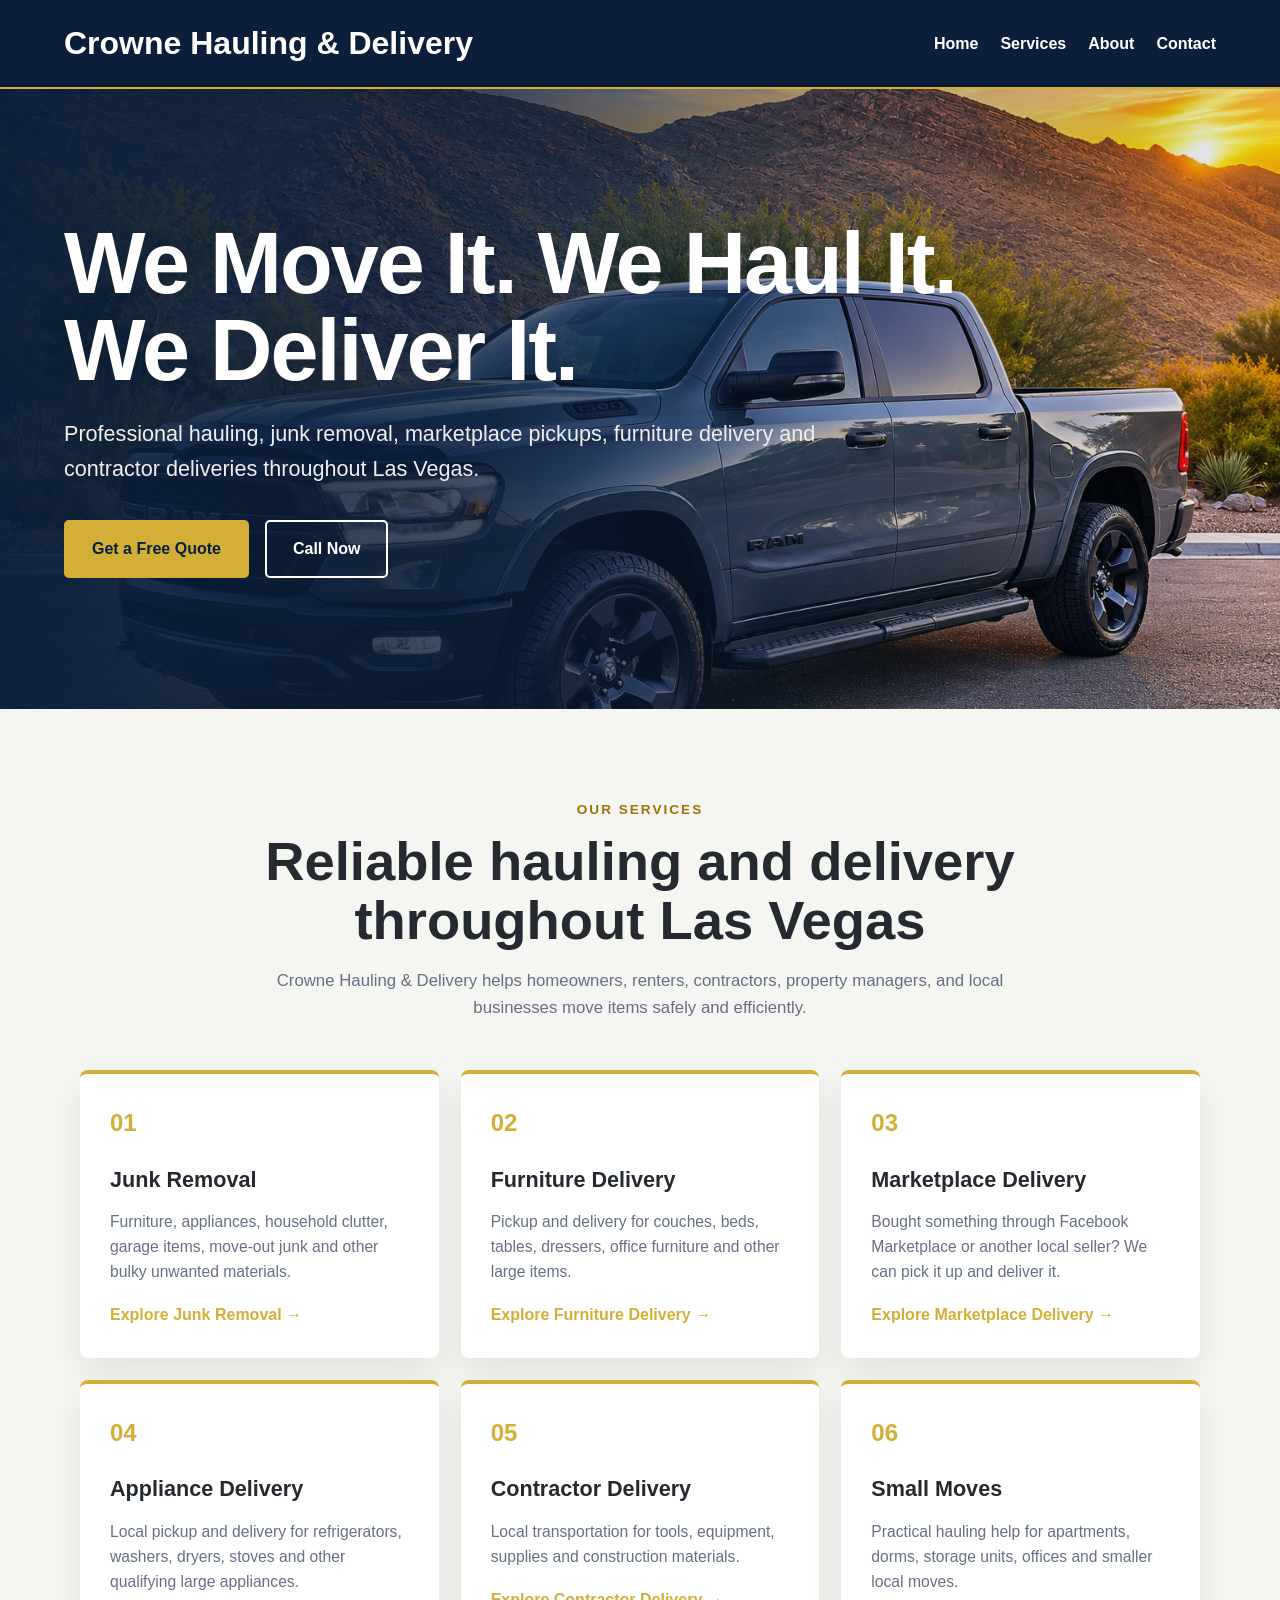
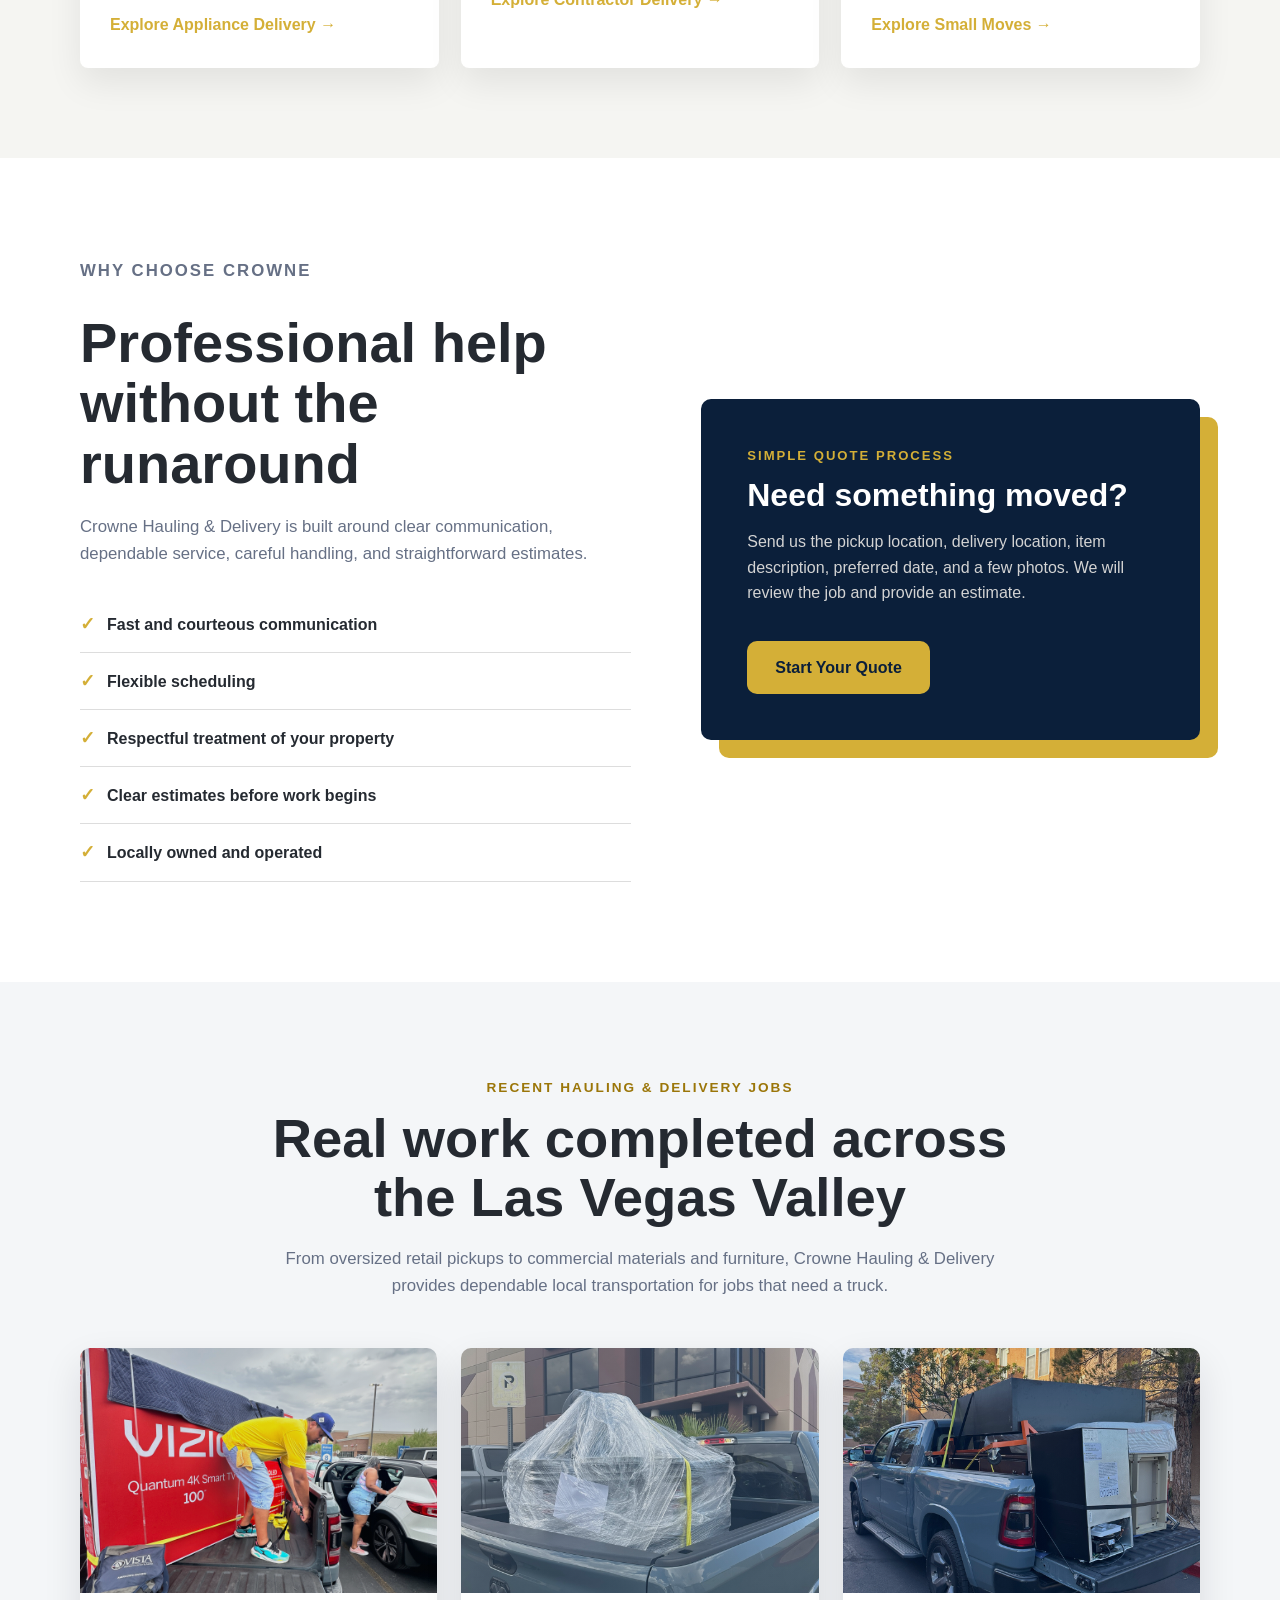
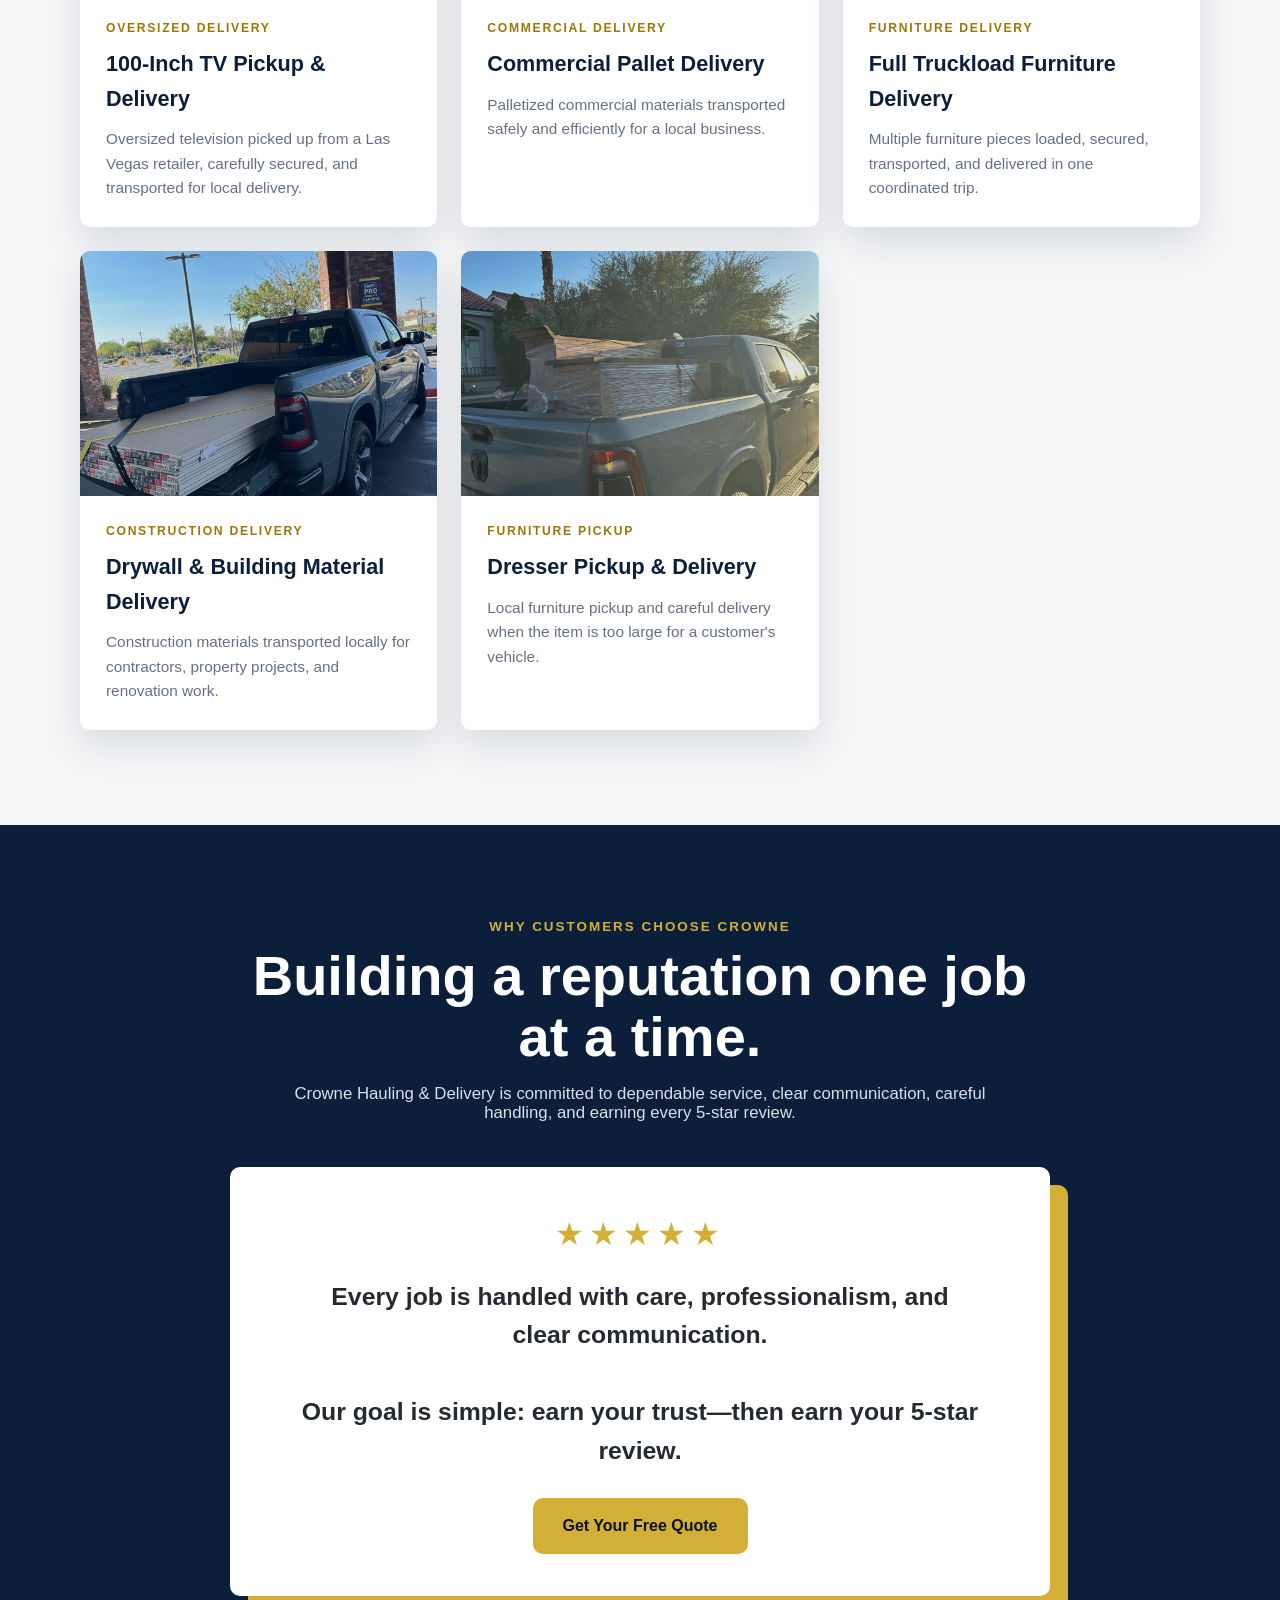
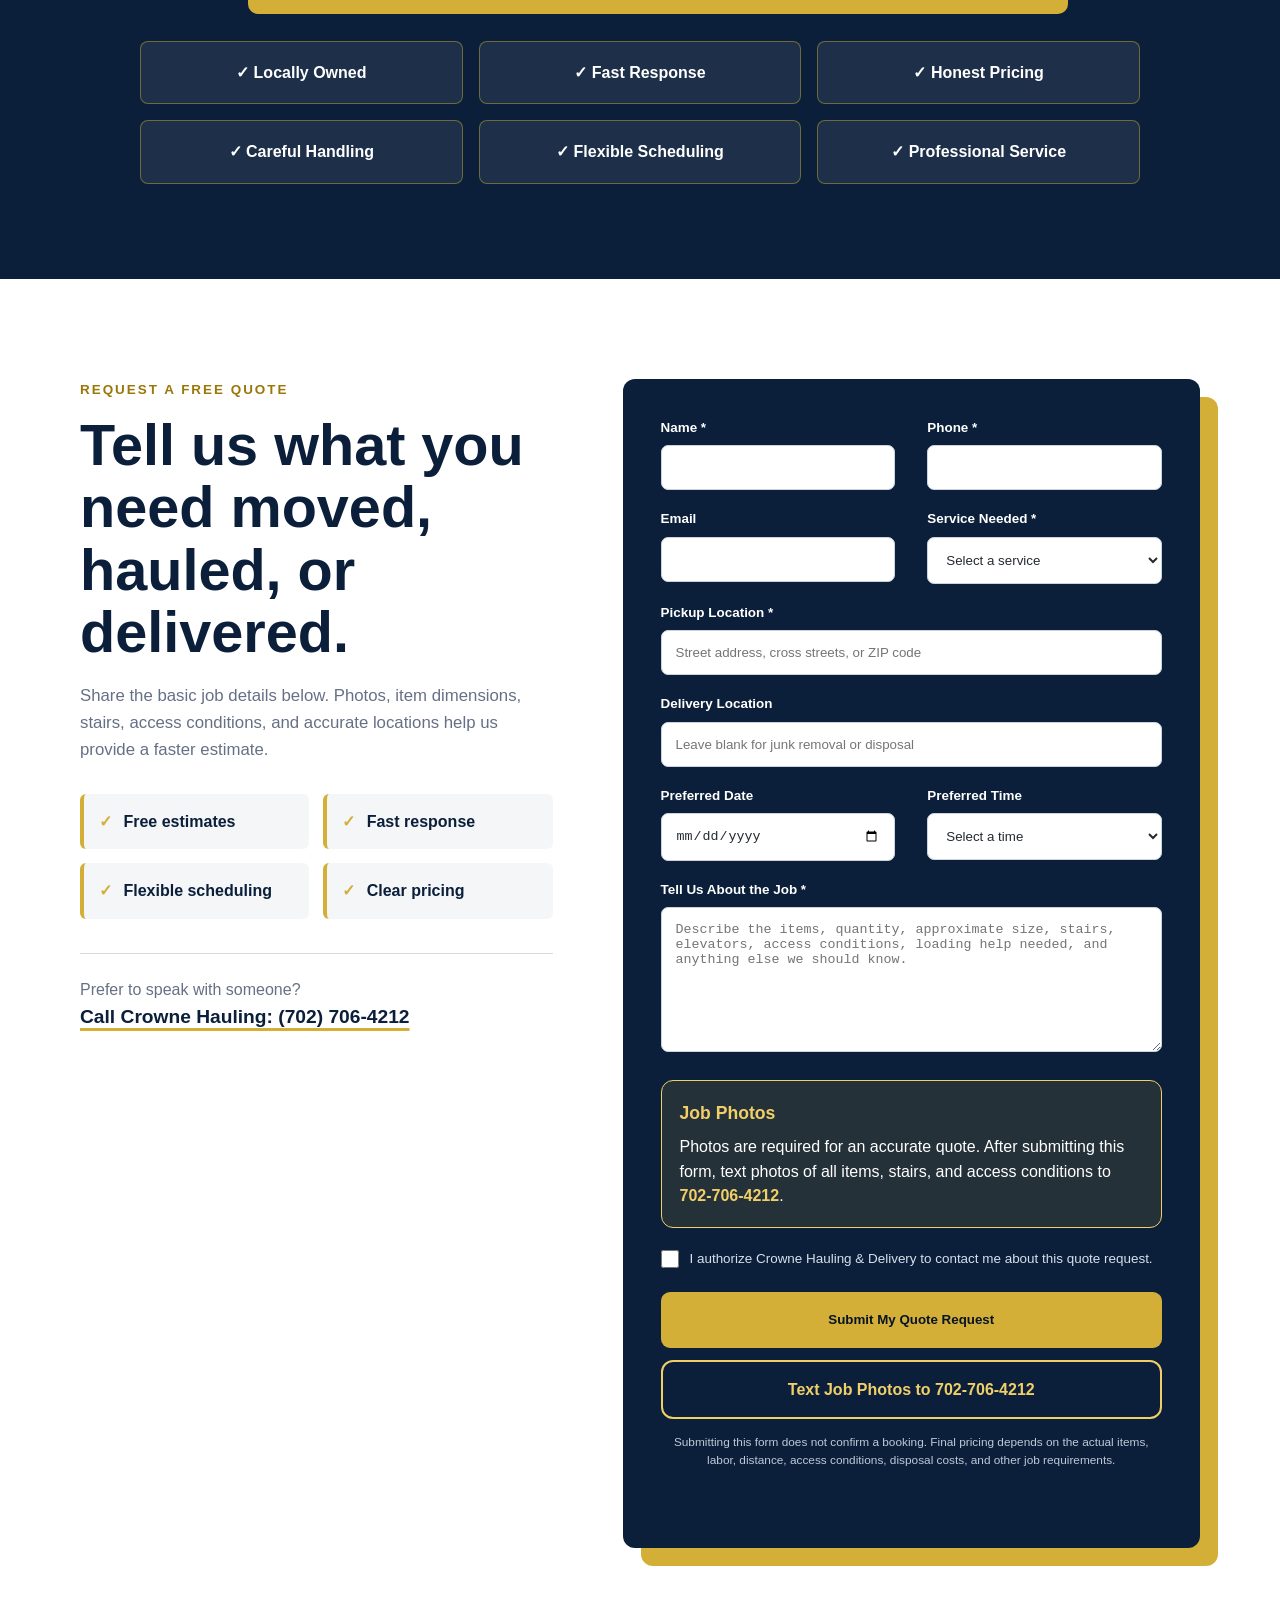
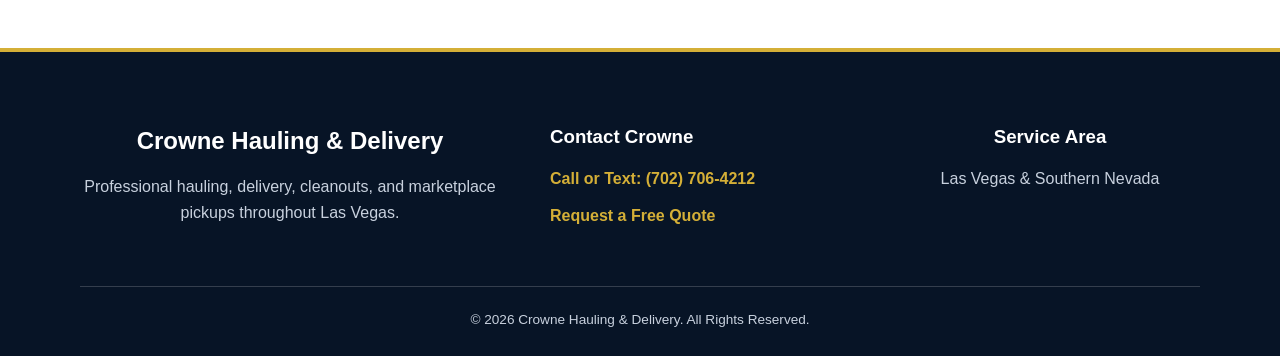
<file: index.html>
<!DOCTYPE html>
<html lang="en">
<head>
    <meta charset="UTF-8">
    <meta name="viewport" content="width=device-width, initial-scale=1.0">
    <title>Hauling, Delivery & Junk Removal in Las Vegas | Crowne Hauling</title>
    <meta name="description" content="Crowne Hauling & Delivery provides local furniture delivery, appliance delivery, Facebook Marketplace delivery, junk removal, hauling and same-day pickup and delivery throughout Las Vegas and Henderson.">

    <link rel="stylesheet" href="css/style.css">
</head>

<body id="home">

<header>
    <div class="site-name">Crowne Hauling & Delivery</div>
 <nav>
    <a href="#home">Home</a>
    <a href="#services">Services</a>
    <a href="#about">About</a>
    <a href="#quote">Contact</a>
</nav>

</header>

<section class="hero">

    <h1>
        We Move It. We Haul It. We Deliver It.
    </h1>

    <p>
        Professional hauling, junk removal, marketplace pickups,
        furniture delivery and contractor deliveries
        throughout Las Vegas.
    </p>
<div class="hero-buttons">
    <a class="primary-button" href="#quote">
        Get a Free Quote
    </a>

   <a class="secondary-button" href="tel:+17027064212">
    Call Now
</a>

</div>
</section>

<section class="services-section" id="services">
    <div class="services-container">

        <p class="section-label">Our Services</p>

        <h2 class="section-title">
            Reliable hauling and delivery throughout Las Vegas
        </h2>

        <p class="section-intro">
            Crowne Hauling & Delivery helps homeowners, renters, contractors,
            property managers, and local businesses move items safely and efficiently.
        </p>

        <div class="services-grid">

            <article class="service-card">
                <span>01</span>
                <h3>Junk Removal</h3>
                <p>
                    Furniture, appliances, household clutter, garage items,
                    move-out junk and other bulky unwanted materials.
                </p>
                <a href="junk-removal-las-vegas.html" class="service-link">
                    Explore Junk Removal →
                </a>
            </article>

            <article class="service-card">
                <span>02</span>
                <h3>Furniture Delivery</h3>
                <p>
                    Pickup and delivery for couches, beds, tables, dressers,
                    office furniture and other large items.
                </p>
                <a href="furniture-delivery-las-vegas.html" class="service-link">
                    Explore Furniture Delivery →
                </a>
            </article>

            <article class="service-card">
                <span>03</span>
                <h3>Marketplace Delivery</h3>
                <p>
                    Bought something through Facebook Marketplace or another
                    local seller? We can pick it up and deliver it.
                </p>
                <a href="marketplace-delivery-las-vegas.html" class="service-link">
                    Explore Marketplace Delivery →
                </a>
            </article>

            <article class="service-card">
                <span>04</span>
                <h3>Appliance Delivery</h3>
                <p>
                    Local pickup and delivery for refrigerators, washers,
                    dryers, stoves and other qualifying large appliances.
                </p>
                <a href="appliance-delivery-las-vegas.html" class="service-link">
                    Explore Appliance Delivery →
                </a>
            </article>

            <article class="service-card">
                <span>05</span>
                <h3>Contractor Delivery</h3>
                <p>
                    Local transportation for tools, equipment, supplies
                    and construction materials.
                </p>

                <a href="contractor-delivery-las-vegas.html" class="service-link">Explore Contractor Delivery →</a>
            </article>

            <article class="service-card">
                <span>06</span>
                <h3>Small Moves</h3>
                <p>
                    Practical hauling help for apartments, dorms, storage units,
                    offices and smaller local moves.
                </p>

               <a href="small-moves-las-vegas.html" class="service-link">Explore Small Moves →</a> 
            </article>

        </div>
    </div>
</section>

<section class="why-section" id="about">
    <div class="why-container">

        <div class="why-content">
            <p class="section-label left-label">Why Choose Crowne</p>

            <h2>
                Professional help without the runaround
            </h2>

            <p>
                Crowne Hauling & Delivery is built around clear communication,
                dependable service, careful handling, and straightforward estimates.
            </p>

            <ul class="why-list">
                <li>Fast and courteous communication</li>
                <li>Flexible scheduling</li>
                <li>Respectful treatment of your property</li>
                <li>Clear estimates before work begins</li>
                <li>Locally owned and operated</li>
            </ul>
        </div>

        <div class="quote-card">
            <p class="quote-label">Simple Quote Process</p>

            <h3>Need something moved?</h3>

            <p>
                Send us the pickup location, delivery location, item description,
                preferred date, and a few photos. We will review the job and provide
                an estimate.
            </p>

            <a href="#quote" class="primary-button">
                Start Your Quote
            </a>
        </div>

    </div>
</section>

<section class="projects-section" id="projects">
    <div class="projects-container">

        <p class="section-label">Recent Hauling & Delivery Jobs</p>

        <h2 class="section-title">
            Real work completed across the Las Vegas Valley
        </h2>

        <p class="section-intro">
            From oversized retail pickups to commercial materials and furniture,
            Crowne Hauling & Delivery provides dependable local transportation
            for jobs that need a truck.
        </p>

        <div class="projects-grid">

            <article class="project-card">
                <div class="project-image project-one"></div>

                <div class="project-content">
                    <p class="project-type">Oversized Delivery</p>
                    <h3>100-Inch TV Pickup & Delivery</h3>
                    <p>
                        Oversized television picked up from a Las Vegas retailer,
                        carefully secured, and transported for local delivery.
                    </p>
                </div>
            </article>

            <article class="project-card">
                <div class="project-image project-two"></div>

                <div class="project-content">
                    <p class="project-type">Commercial Delivery</p>
                    <h3>Commercial Pallet Delivery</h3>
                    <p>
                        Palletized commercial materials transported safely and
                        efficiently for a local business.
                    </p>
                </div>
            </article>

            <article class="project-card">
                <div class="project-image project-three"></div>

                <div class="project-content">
                    <p class="project-type">Furniture Delivery</p>
                    <h3>Full Truckload Furniture Delivery</h3>
                    <p>
                        Multiple furniture pieces loaded, secured, transported,
                        and delivered in one coordinated trip.
                    </p>
                </div>
            </article>

            <article class="project-card">
                <div class="project-image project-four"></div>

                <div class="project-content">
                    <p class="project-type">Construction Delivery</p>
                    <h3>Drywall & Building Material Delivery</h3>
                    <p>
                        Construction materials transported locally for contractors,
                        property projects, and renovation work.
                    </p>
                </div>
            </article>

            <article class="project-card">
                <div class="project-image project-five"></div>

                <div class="project-content">
                    <p class="project-type">Furniture Pickup</p>
                    <h3>Dresser Pickup & Delivery</h3>
                    <p>
                        Local furniture pickup and careful delivery when the item
                        is too large for a customer's vehicle.
                    </p>
                </div>
            </article>

        </div>
    </div>
</section>

<section class="reviews">

    <div class="section-title">
        <span>WHY CUSTOMERS CHOOSE CROWNE</span>
        <h2>Building a reputation one job at a time.</h2>
        <p>
            Crowne Hauling & Delivery is committed to dependable service,
            clear communication, careful handling, and earning every
            5-star review.
        </p>
    </div>

    <div class="review-box">

        <div class="stars">
            ★★★★★
        </div>

        
        <blockquote>
    Every job is handled with care, professionalism,
    and clear communication.
    <br><br>
    Our goal is simple: earn your trust—then earn your
    5-star review.
</blockquote>
        

        <a href="#quote" class="primary-button">
            Get Your Free Quote
        </a>

    </div>

    <div class="trust-grid">

        <div>✓ Locally Owned</div>
        <div>✓ Fast Response</div>
        <div>✓ Honest Pricing</div>
        <div>✓ Careful Handling</div>
        <div>✓ Flexible Scheduling</div>
        <div>✓ Professional Service</div>

    </div>

</section>

<section class="quote-section" id="quote">
    <div class="quote-container">

        <div class="quote-intro">
            <p class="quote-kicker">Request a Free Quote</p>

            <h2>
                Tell us what you need moved, hauled, or delivered.
            </h2>

            <p class="quote-description">
                Share the basic job details below. Photos, item dimensions,
                stairs, access conditions, and accurate locations help us
                provide a faster estimate.
            </p>

            <div class="quote-benefits">
                <div>
                    <span>✓</span>
                    Free estimates
                </div>

                <div>
                    <span>✓</span>
                    Fast response
                </div>

                <div>
                    <span>✓</span>
                    Flexible scheduling
                </div>

                <div>
                    <span>✓</span>
                    Clear pricing
                </div>
            </div>

           <div class="direct-contact">
    <p>Prefer to speak with someone?</p>
    <a href="tel:+17027064212">
        Call Crowne Hauling: (702) 706-4212
    </a>
</div>

        </div>

  
                
               <form
    class="quote-form"
    id="quoteForm"
    action="https://formspree.io/f/meeybnzl"
    method="POST"
>
    <input
        type="hidden"
        name="_subject"
        value="New Quote Request - Crowne Hauling Website"
    >

    <div class="form-row">
        <div class="form-group">
            <label for="customerName">Name *</label>

            <input
                type="text"
                id="customerName"
                name="name"
                autocomplete="name"
                required
            >
        </div> 

                <div class="form-group">
                    <label for="customerPhone">Phone *</label>

                    <input
                        type="tel"
                        id="customerPhone"
                        name="phone"
                        autocomplete="tel"
                        required
                    >
                </div>
            </div>

            <div class="form-row">
                <div class="form-group">
                    <label for="customerEmail">Email</label>

                    <input
                        type="email"
                        id="customerEmail"
                        name="email"
                        autocomplete="email"
                    >
                </div>

                <div class="form-group">
                    <label for="serviceNeeded">Service Needed *</label>

                    <select
                        id="serviceNeeded"
                        name="service"
                        required
                    >
                        <option value="">Select a service</option>
                        <option value="Junk Removal">Junk Removal</option>
                        <option value="Furniture Delivery">Furniture Delivery</option>
                        <option value="Marketplace Pickup">Marketplace Pickup</option>
                        <option value="Appliance Delivery">Appliance Delivery</option>
                        <option value="Property Cleanout">Property Cleanout</option>
                        <option value="Contractor Delivery">Contractor Delivery</option>
                        <option value="Small Move">Small Move</option>
                        <option value="Other">Other</option>
                    </select>
                </div>
            </div>

            <div class="form-group">
                <label for="pickupLocation">Pickup Location *</label>

                <input
                    type="text"
                    id="pickupLocation"
                    name="pickup-location"
                    placeholder="Street address, cross streets, or ZIP code"
                    required
                >
            </div>

            <div class="form-group">
                <label for="deliveryLocation">
                    Delivery Location
                </label>

                <input
                    type="text"
                    id="deliveryLocation"
                    name="delivery-location"
                    placeholder="Leave blank for junk removal or disposal"
                >
            </div>

            <div class="form-row">
                <div class="form-group">
                    <label for="preferredDate">Preferred Date</label>

                    <input
                        type="date"
                        id="preferredDate"
                        name="preferred-date"
                    >
                </div>

                <div class="form-group">
                    <label for="timePreference">Preferred Time</label>

                    <select
                        id="timePreference"
                        name="preferred-time"
                    >
                        <option value="">Select a time</option>
                        <option value="Morning">Morning</option>
                        <option value="Afternoon">Afternoon</option>
                        <option value="Evening">Evening</option>
                        <option value="Flexible">Flexible</option>
                    </select>
                </div>
            </div>

            <div class="form-group">
                <label for="jobDetails">Tell Us About the Job *</label>

                <textarea
                    id="jobDetails"
                    name="job-details"
                    rows="6"
                    placeholder="Describe the items, quantity, approximate size, stairs, elevators, access conditions, loading help needed, and anything else we should know."
                    required
                ></textarea>
            </div>
<div class="photo-quote-note">
  <h3>Job Photos</h3>
  <p>
    Photos are required for an accurate quote. After submitting this form,
    text photos of all items, stairs, and access conditions to
    <strong>702-706-4212</strong>.
  </p>
</div>
            <label class="consent-row">
                <input
                    type="checkbox"
                    name="contact-permission"
                    required
                >

                <span>
                    I authorize Crowne Hauling & Delivery to contact me
                    about this quote request.
                </span>
            </label>

            <button class="quote-submit" type="submit">
                Submit My Quote Request
            </button>
            <a class="photo-text-link" href="sms:+17027064212">
  Text Job Photos to 702-706-4212
</a>

            <p class="form-disclaimer">
                Submitting this form does not confirm a booking. Final pricing
                depends on the actual items, labor, distance, access conditions,
                disposal costs, and other job requirements.
            </p>

            <p class="form-status" id="formStatus"></p>

        </form>
    </div>
</section>


<script src="js/script.js"></script>

<footer class="site-footer">
    <div class="footer-container">

        <div class="footer-brand">
            <h2>Crowne Hauling & Delivery</h2>
            <p>
                Professional hauling, delivery, cleanouts, and marketplace pickups throughout Las Vegas.
            </p>
        </div>

        <div class="footer-contact">
            <h3>Contact Crowne</h3>

            <a href="tel:+17027064212">
                Call or Text: (702) 706-4212
            </a>

            <a href="#quote">
                Request a Free Quote
            </a>
        </div>

        <div class="footer-area">
            <h3>Service Area</h3>
            <p>Las Vegas & Southern Nevada</p>
        </div>

    </div>

    <div class="footer-bottom">
        <p>&copy; 2026 Crowne Hauling & Delivery. All Rights Reserved.</p>
    </div>
</footer>

</body>
</html>
</file>
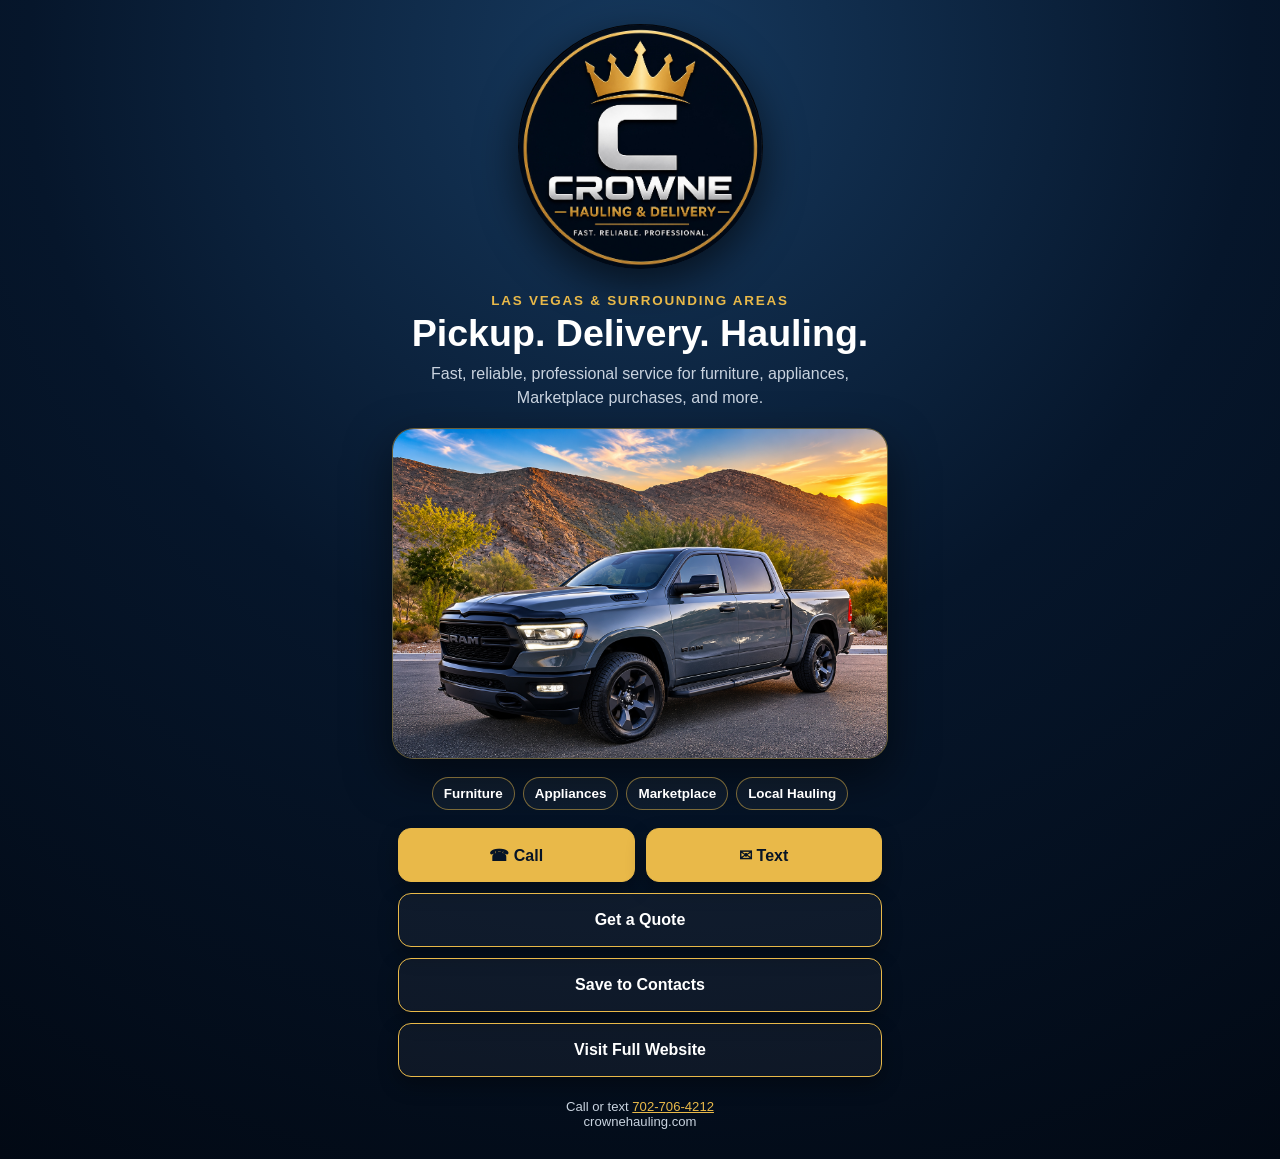
<file: card/index.html>
<!doctype html>
<html lang="en">
<head>
  <meta charset="utf-8">
  <meta name="viewport" content="width=device-width, initial-scale=1, viewport-fit=cover">
  <meta name="theme-color" content="#06162b">
  <title>Crowne Hauling & Delivery | Digital Card</title>
  <meta name="description" content="Reliable pickup, delivery, and hauling in Las Vegas and surrounding areas.">
  <style>
    :root { --navy:#06162b; --navy2:#0b2747; --gold:#e9b949; --white:#fff; --muted:#c9d3df; }
    * { box-sizing:border-box; }
    html { background:var(--navy); }
    body { margin:0; min-height:100vh; color:var(--white); font-family:Arial,Helvetica,sans-serif; background:radial-gradient(circle at 50% 5%,#16395e 0,var(--navy) 48%,#020914 100%); }
    .page { width:min(100%,520px); min-height:100vh; margin:auto; padding:24px 18px calc(30px + env(safe-area-inset-bottom)); text-align:center; }
    .logo { width:min(60vw,245px); aspect-ratio:1; object-fit:cover; border-radius:50%; box-shadow:0 14px 40px #0009; }
    .eyebrow { margin:20px 0 6px; color:var(--gold); font-size:.84rem; font-weight:800; letter-spacing:.13em; text-transform:uppercase; }
    h1 { margin:0; font-size:clamp(1.7rem,7vw,2.35rem); line-height:1.04; }
    .tagline { margin:9px auto 18px; color:var(--muted); font-size:1rem; line-height:1.5; }
    .truck-wrap { margin:0 -6px 18px; overflow:hidden; border:1px solid #e9b94970; border-radius:22px; background:#07182a; box-shadow:0 18px 46px #0008; }
    .truck { width:100%; height:auto; display:block; object-fit:cover; object-position:50% 57%; }
    .services { display:flex; flex-wrap:wrap; justify-content:center; gap:8px; margin:0 0 18px; }
    .services span { padding:8px 11px; border:1px solid #e9b94980; border-radius:999px; background:#ffffff0a; font-size:.84rem; font-weight:700; }
    .actions { display:grid; grid-template-columns:1fr 1fr; gap:11px; }
    .btn { min-height:54px; display:flex; align-items:center; justify-content:center; gap:8px; padding:12px 14px; border:1px solid #e9b949; border-radius:13px; color:#071426; background:var(--gold); text-decoration:none; font-weight:800; box-shadow:0 8px 20px #0005; }
    .btn.secondary { color:var(--white); background:#ffffff0b; }
    .btn.wide { grid-column:1/-1; }
    .small { margin:22px 0 0; color:var(--muted); font-size:.82rem; }
    .small a { color:var(--gold); }
    @media (max-width:360px) { .actions { grid-template-columns:1fr; } .btn.wide { grid-column:auto; } }
  </style>
</head>
<body>
  <main class="page">
    <img class="logo" src="assets/chad-logo.jpeg" alt="Crowne Hauling & Delivery logo">
    <p class="eyebrow">Las Vegas & surrounding areas</p>
    <h1>Pickup. Delivery. Hauling.</h1>
    <p class="tagline">Fast, reliable, professional service for furniture, appliances, Marketplace purchases, and more.</p>

    <div class="truck-wrap">
      <img class="truck" src="../images/Hero-truck.png" alt="Crowne Hauling and Delivery Ram pickup truck">
    </div>

    <div class="services" aria-label="Services">
      <span>Furniture</span><span>Appliances</span><span>Marketplace</span><span>Local Hauling</span>
    </div>

    <div class="actions">
      <a class="btn" href="tel:+17027064212">☎ Call</a>
      <a class="btn" href="sms:+17027064212">✉ Text</a>
      <a class="btn secondary wide" href="https://crownehauling.com/#quote">Get a Quote</a>
      <a class="btn secondary wide" href="crowne-hauling.vcf" download>Save to Contacts</a>
      <a class="btn secondary wide" href="https://crownehauling.com/">Visit Full Website</a>
    </div>

    <p class="small">Call or text <a href="tel:+17027064212">702-706-4212</a><br>crownehauling.com</p>
  </main>
</body>
</html>
</file>
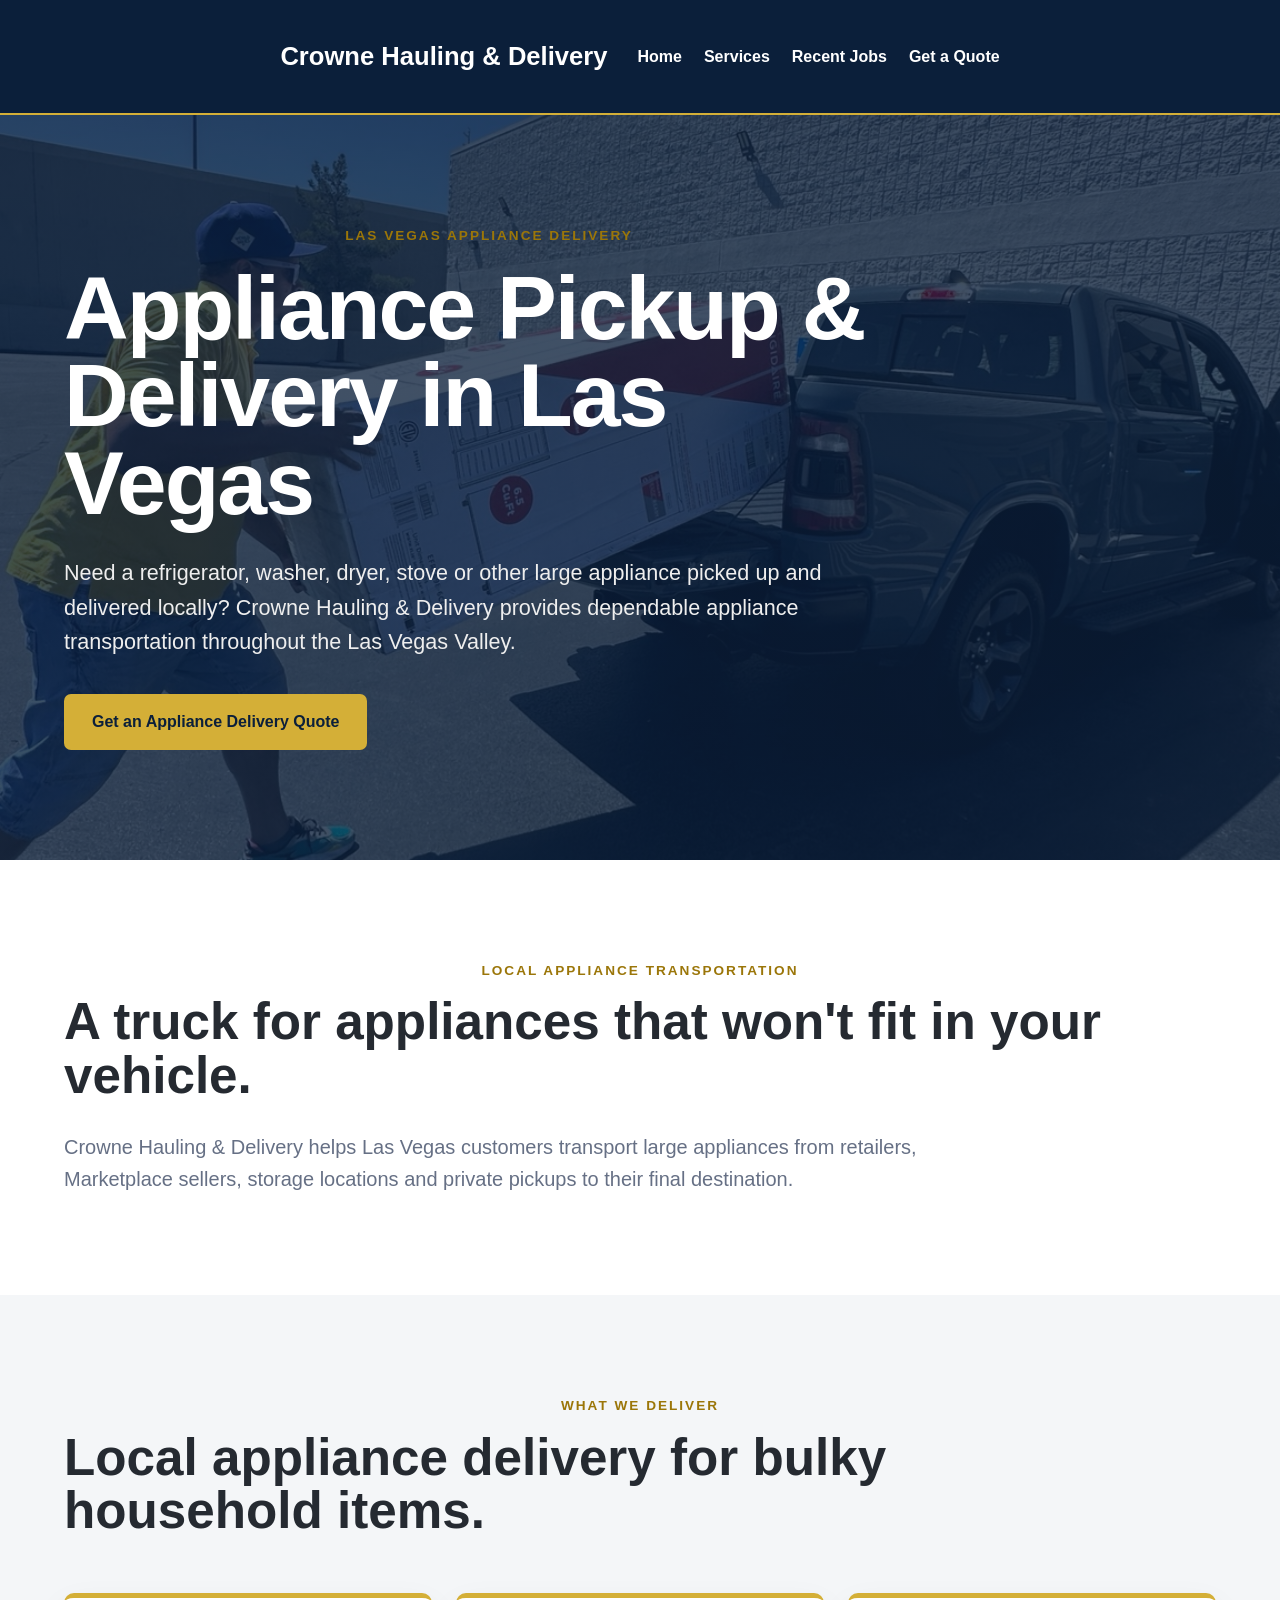
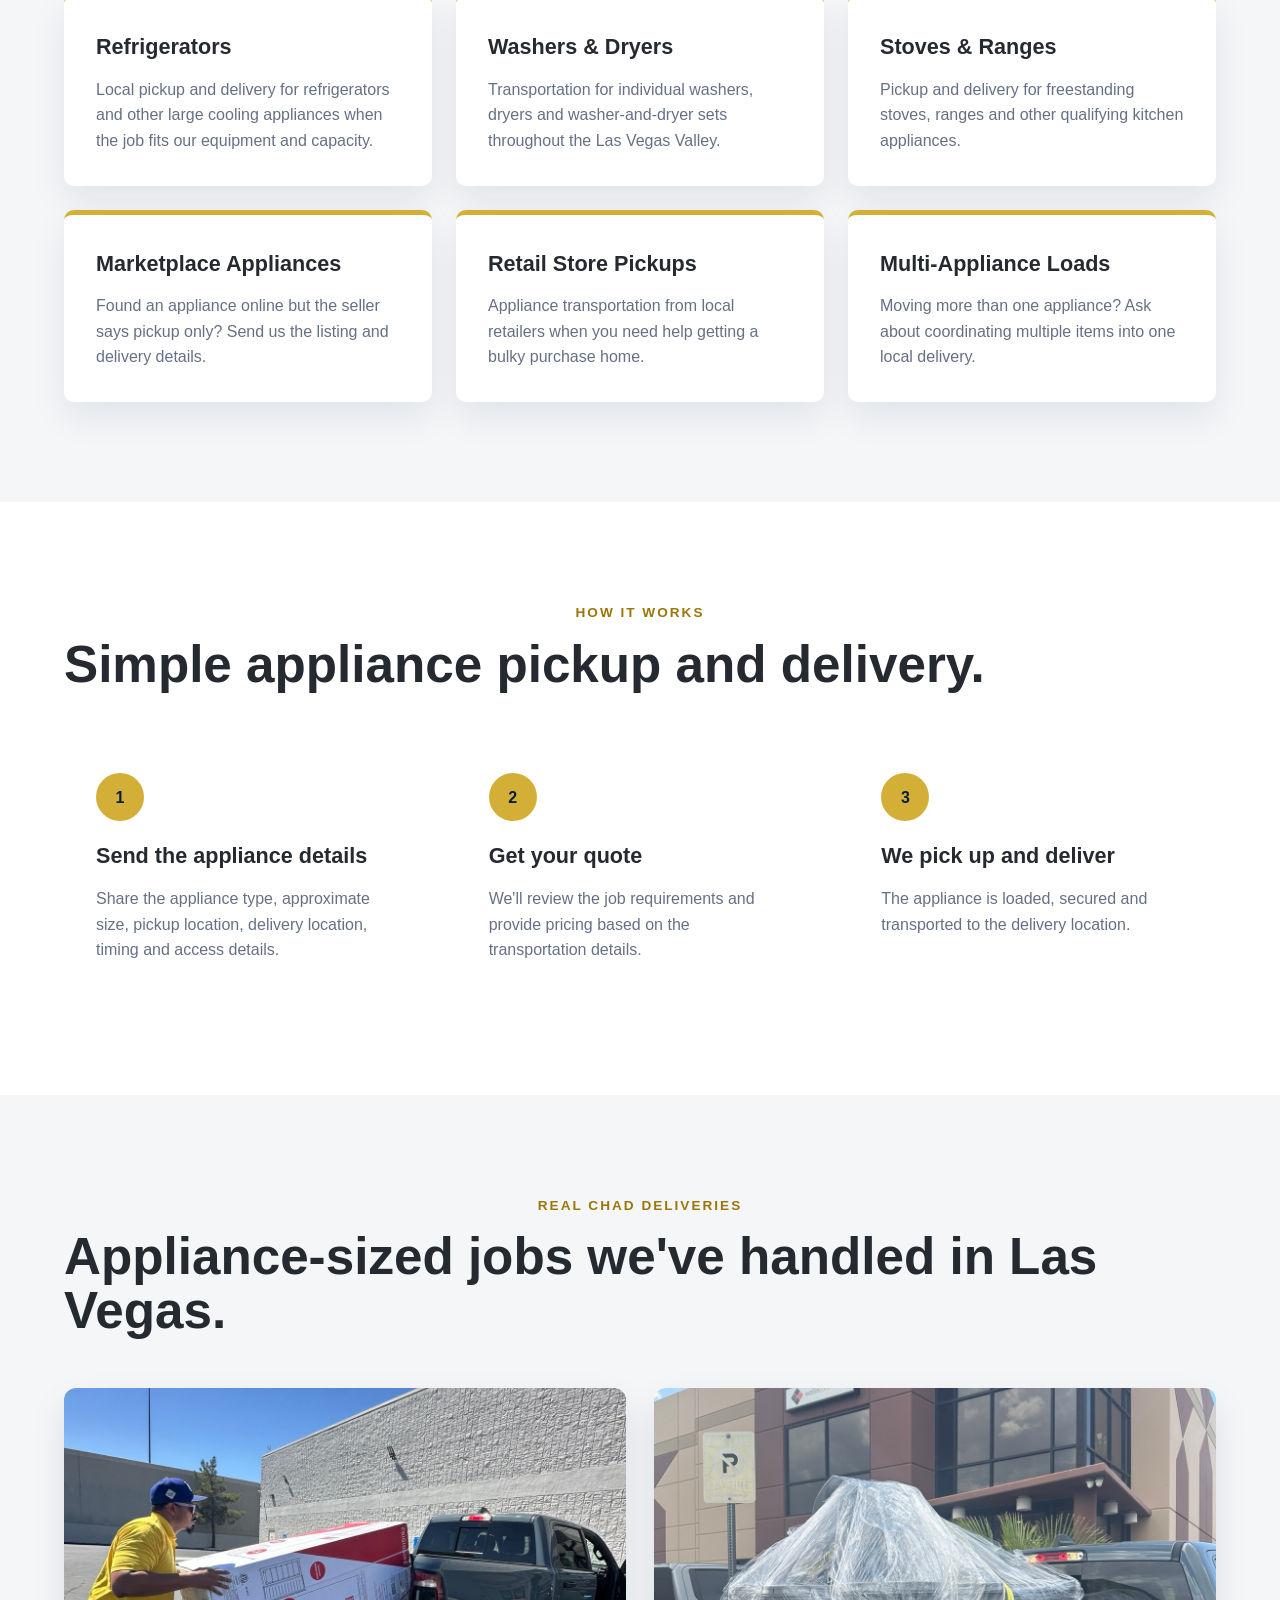
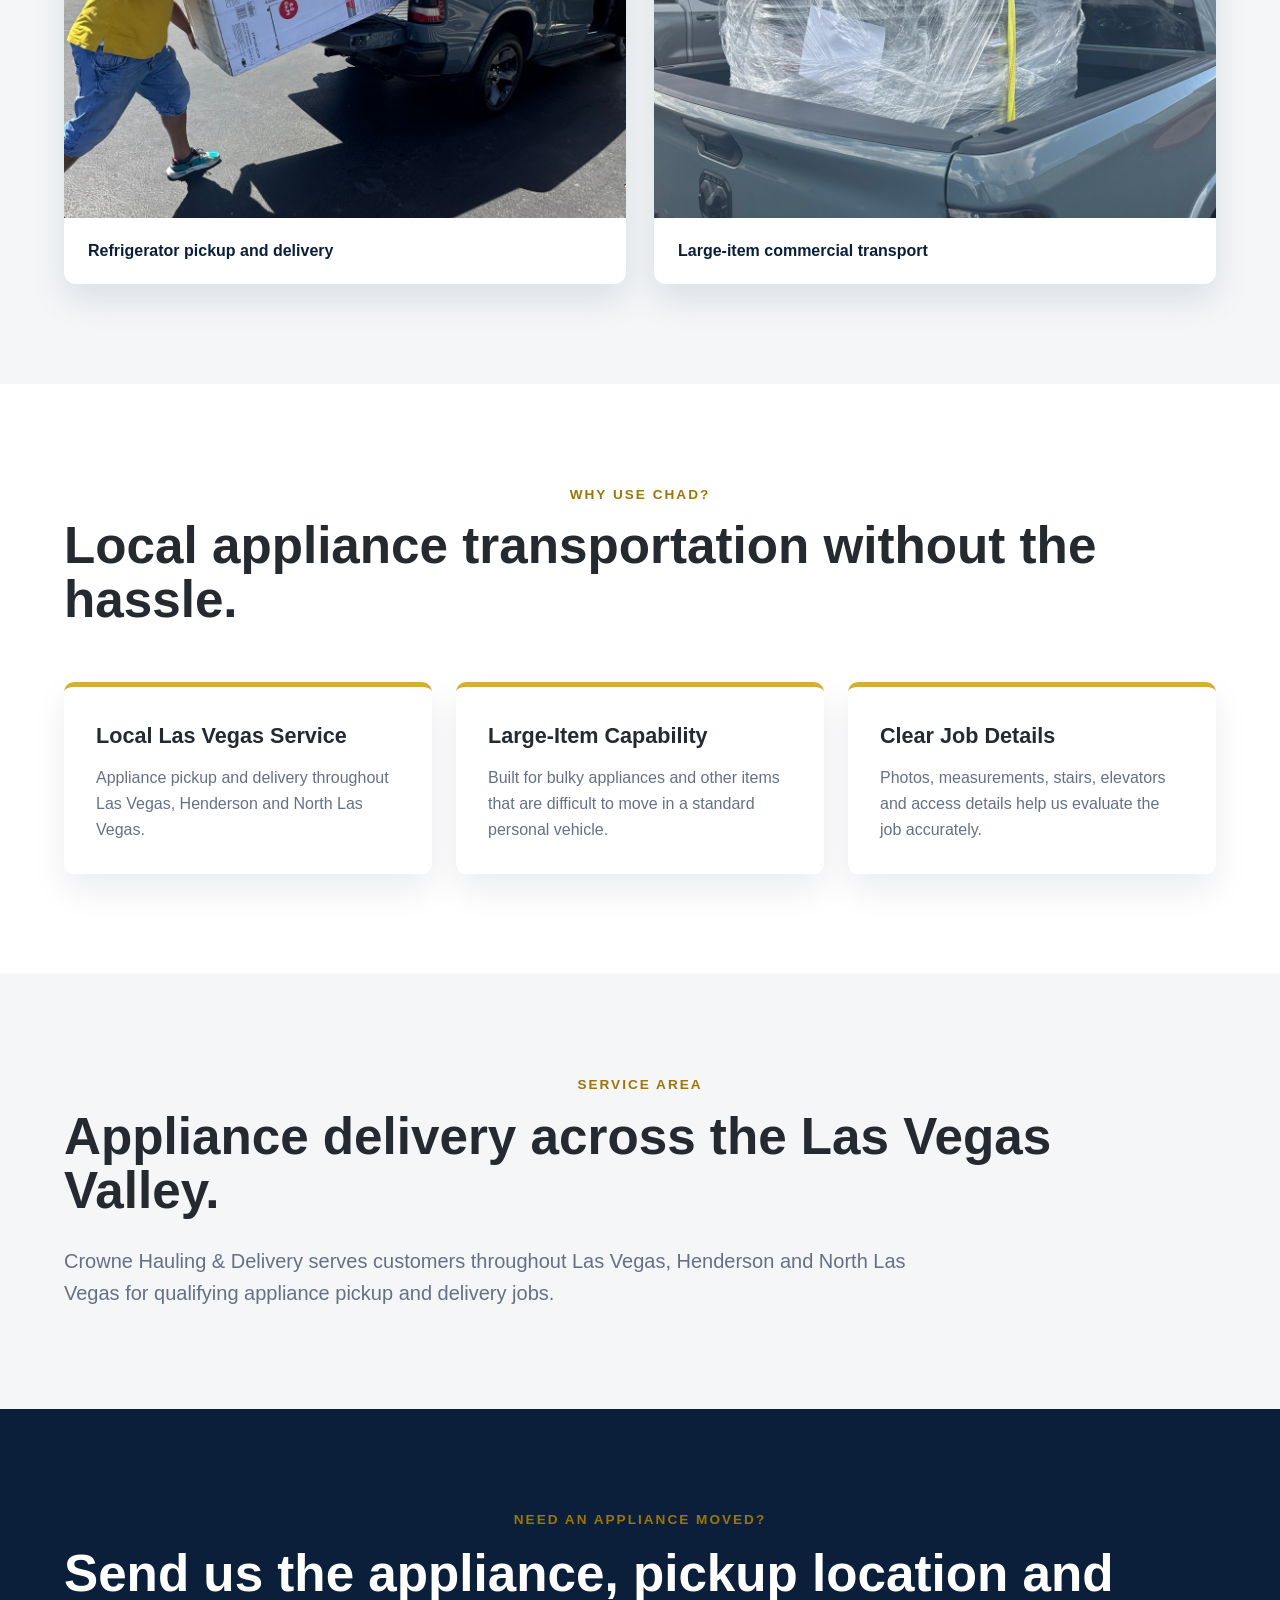
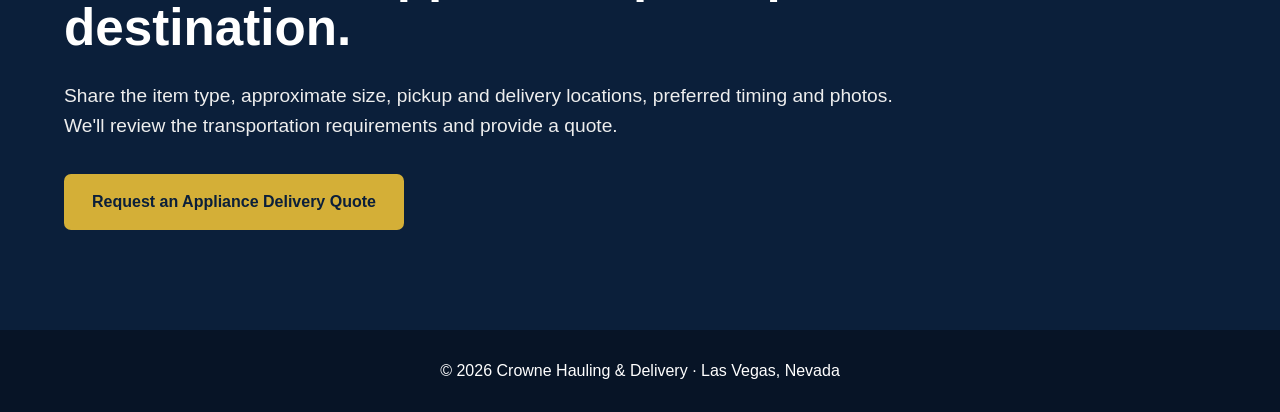
<file: appliance-delivery-las-vegas.html>
<!DOCTYPE html>
<html lang="en">
<head>
    <meta charset="UTF-8">
    <meta name="viewport" content="width=device-width, initial-scale=1.0">

    <title>Appliance Delivery Las Vegas | Crowne Hauling & Delivery</title>

    <meta name="description"
          content="Appliance pickup and delivery in Las Vegas, Henderson and North Las Vegas. Crowne Hauling & Delivery transports refrigerators, washers, dryers, stoves and other large appliances for local delivery.">

    <link rel="stylesheet" href="css/style.css">
</head>

<body>

    <!-- HEADER -->
    <header class="site-header">
        <div class="nav-container">
            <a href="index.html" class="brand">
                Crowne Hauling & Delivery
            </a>

            <nav>
                <a href="index.html">Home</a>
                <a href="index.html#services">Services</a>
                <a href="index.html#projects">Recent Jobs</a>
                <a href="index.html#quote">Get a Quote</a>
            </nav>
        </div>
    </header>


    <!-- HERO -->
    <section class="service-hero appliance-hero">
        <div class="service-hero-content">

            <p class="section-label">LAS VEGAS APPLIANCE DELIVERY</p>

            <h1>
                Appliance Pickup & Delivery in Las Vegas
            </h1>

            <p>
                Need a refrigerator, washer, dryer, stove or other large appliance
                picked up and delivered locally? Crowne Hauling & Delivery provides
                dependable appliance transportation throughout the Las Vegas Valley.
            </p>

            <a href="index.html#quote" class="btn-primary">
                Get an Appliance Delivery Quote
            </a>

        </div>
    </section>


    <!-- INTRO -->
    <section class="service-page-section">

        <div class="service-page-container">

            <p class="section-label">LOCAL APPLIANCE TRANSPORTATION</p>

            <h2>
                A truck for appliances that won't fit in your vehicle.
            </h2>

            <p class="service-lead">
                Crowne Hauling & Delivery helps Las Vegas customers transport
                large appliances from retailers, Marketplace sellers, storage
                locations and private pickups to their final destination.
            </p>

        </div>

    </section>


    <!-- WHAT WE DELIVER -->
    <section class="service-page-section service-page-alt">

        <div class="service-page-container">

            <p class="section-label">WHAT WE DELIVER</p>

            <h2>
                Local appliance delivery for bulky household items.
            </h2>

            <div class="service-feature-grid">

                <div class="service-feature">
                    <h3>Refrigerators</h3>
                    <p>
                        Local pickup and delivery for refrigerators and other
                        large cooling appliances when the job fits our equipment
                        and capacity.
                    </p>
                </div>

                <div class="service-feature">
                    <h3>Washers & Dryers</h3>
                    <p>
                        Transportation for individual washers, dryers and
                        washer-and-dryer sets throughout the Las Vegas Valley.
                    </p>
                </div>

                <div class="service-feature">
                    <h3>Stoves & Ranges</h3>
                    <p>
                        Pickup and delivery for freestanding stoves, ranges
                        and other qualifying kitchen appliances.
                    </p>
                </div>

                <div class="service-feature">
                    <h3>Marketplace Appliances</h3>
                    <p>
                        Found an appliance online but the seller says pickup
                        only? Send us the listing and delivery details.
                    </p>
                </div>

                <div class="service-feature">
                    <h3>Retail Store Pickups</h3>
                    <p>
                        Appliance transportation from local retailers when
                        you need help getting a bulky purchase home.
                    </p>
                </div>

                <div class="service-feature">
                    <h3>Multi-Appliance Loads</h3>
                    <p>
                        Moving more than one appliance? Ask about coordinating
                        multiple items into one local delivery.
                    </p>
                </div>

            </div>

        </div>

    </section>


    <!-- HOW IT WORKS -->
    <section class="service-page-section">

        <div class="service-page-container">

            <p class="section-label">HOW IT WORKS</p>

            <h2>
                Simple appliance pickup and delivery.
            </h2>

            <div class="service-steps">

                <div class="service-step">
                    <span>1</span>
                    <h3>Send the appliance details</h3>
                    <p>
                        Share the appliance type, approximate size, pickup
                        location, delivery location, timing and access details.
                    </p>
                </div>

                <div class="service-step">
                    <span>2</span>
                    <h3>Get your quote</h3>
                    <p>
                        We'll review the job requirements and provide pricing
                        based on the transportation details.
                    </p>
                </div>

                <div class="service-step">
                    <span>3</span>
                    <h3>We pick up and deliver</h3>
                    <p>
                        The appliance is loaded, secured and transported to
                        the delivery location.
                    </p>
                </div>

            </div>

        </div>

    </section>


    <!-- REAL CHAD JOBS -->
    <section class="service-page-section service-page-alt">

        <div class="service-page-container">

            <p class="section-label">REAL CHAD DELIVERIES</p>

            <h2>
                Appliance-sized jobs we've handled in Las Vegas.
            </h2>

            <div class="service-photo-grid">

                <figure>
                    <img src="images/loading-fridge-solo.jpeg"
                         alt="Refrigerator pickup and delivery by Crowne Hauling and Delivery in Las Vegas">
                    <figcaption>
                        Refrigerator pickup and delivery
                    </figcaption>
                </figure>

                <figure>
                    <img src="images/commercial-pallet.jpeg"
                         alt="Large commercial item transported by Crowne Hauling and Delivery in Las Vegas">
                    <figcaption>
                        Large-item commercial transport
                    </figcaption>
                </figure>

            </div>

        </div>

    </section>


    <!-- WHY CHAD -->
    <section class="service-page-section">

        <div class="service-page-container">

            <p class="section-label">WHY USE CHAD?</p>

            <h2>
                Local appliance transportation without the hassle.
            </h2>

            <div class="service-feature-grid">

                <div class="service-feature">
                    <h3>Local Las Vegas Service</h3>
                    <p>
                        Appliance pickup and delivery throughout Las Vegas,
                        Henderson and North Las Vegas.
                    </p>
                </div>

                <div class="service-feature">
                    <h3>Large-Item Capability</h3>
                    <p>
                        Built for bulky appliances and other items that are
                        difficult to move in a standard personal vehicle.
                    </p>
                </div>

                <div class="service-feature">
                    <h3>Clear Job Details</h3>
                    <p>
                        Photos, measurements, stairs, elevators and access
                        details help us evaluate the job accurately.
                    </p>
                </div>

            </div>

        </div>

    </section>


    <!-- SERVICE AREA -->
    <section class="service-page-section service-page-alt">

        <div class="service-page-container">

            <p class="section-label">SERVICE AREA</p>

            <h2>
                Appliance delivery across the Las Vegas Valley.
            </h2>

            <p class="service-lead">
                Crowne Hauling & Delivery serves customers throughout
                Las Vegas, Henderson and North Las Vegas for qualifying
                appliance pickup and delivery jobs.
            </p>

        </div>

    </section>


    <!-- CTA -->
    <section class="service-cta">

        <div class="service-page-container">

            <p class="section-label">NEED AN APPLIANCE MOVED?</p>

            <h2>
                Send us the appliance, pickup location and destination.
            </h2>

            <p>
                Share the item type, approximate size, pickup and delivery
                locations, preferred timing and photos. We'll review the
                transportation requirements and provide a quote.
            </p>

            <a href="index.html#quote" class="btn-primary">
                Request an Appliance Delivery Quote
            </a>

        </div>

    </section>


    <!-- FOOTER -->
    <footer>
        <p>
            © 2026 Crowne Hauling & Delivery · Las Vegas, Nevada
        </p>
    </footer>

</body>
</html>
</file>
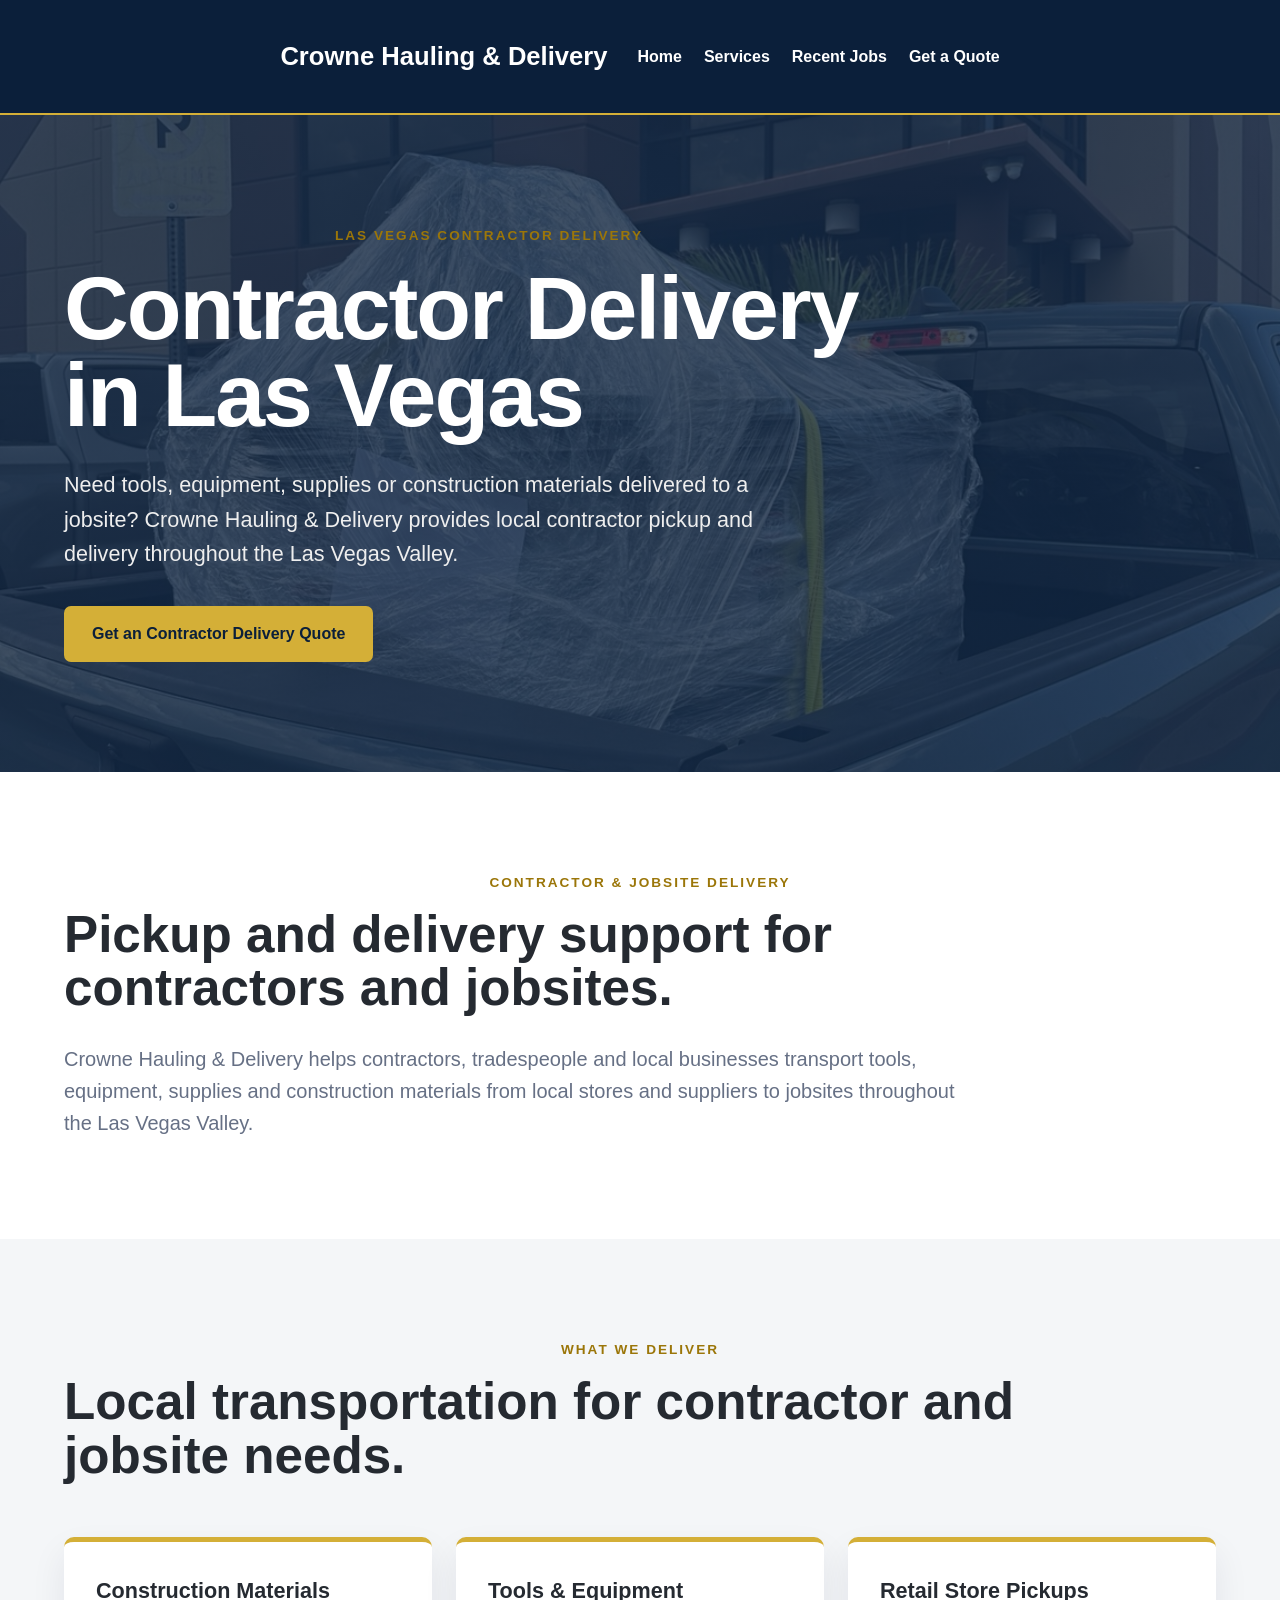
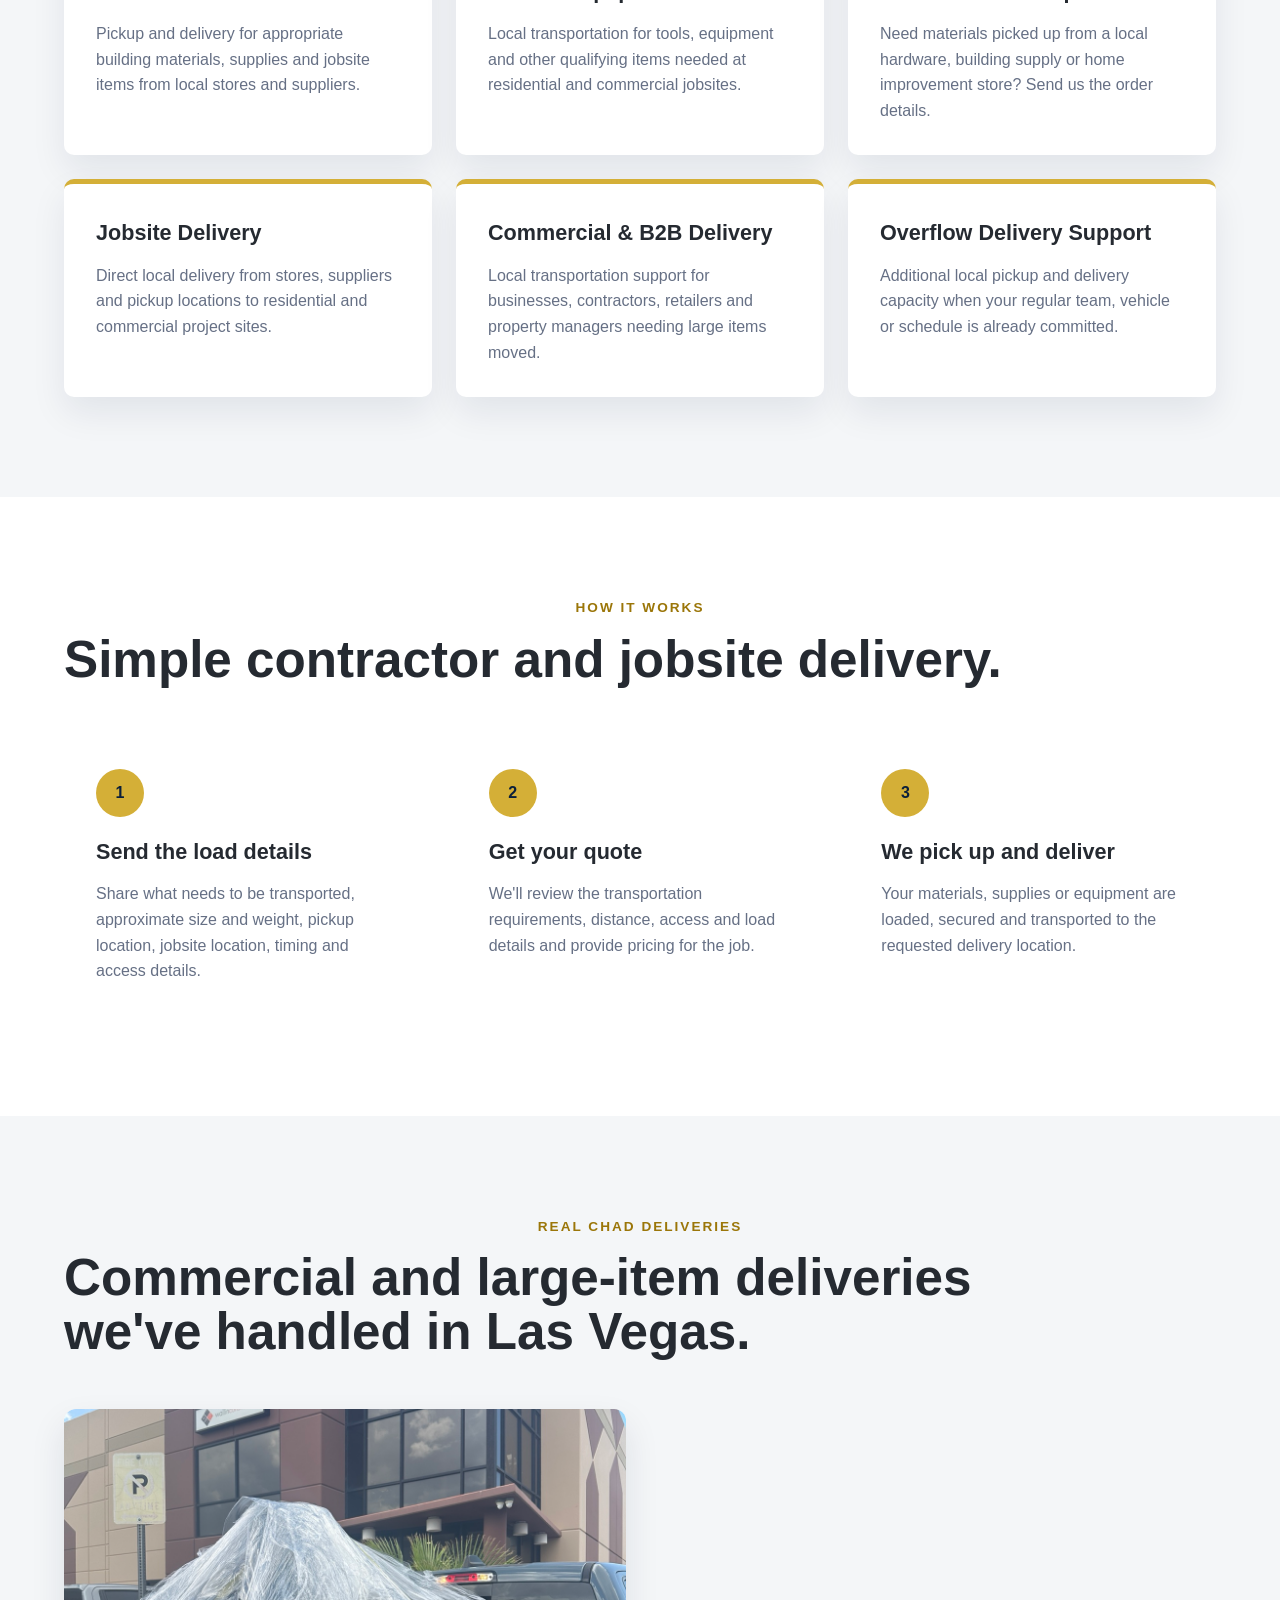
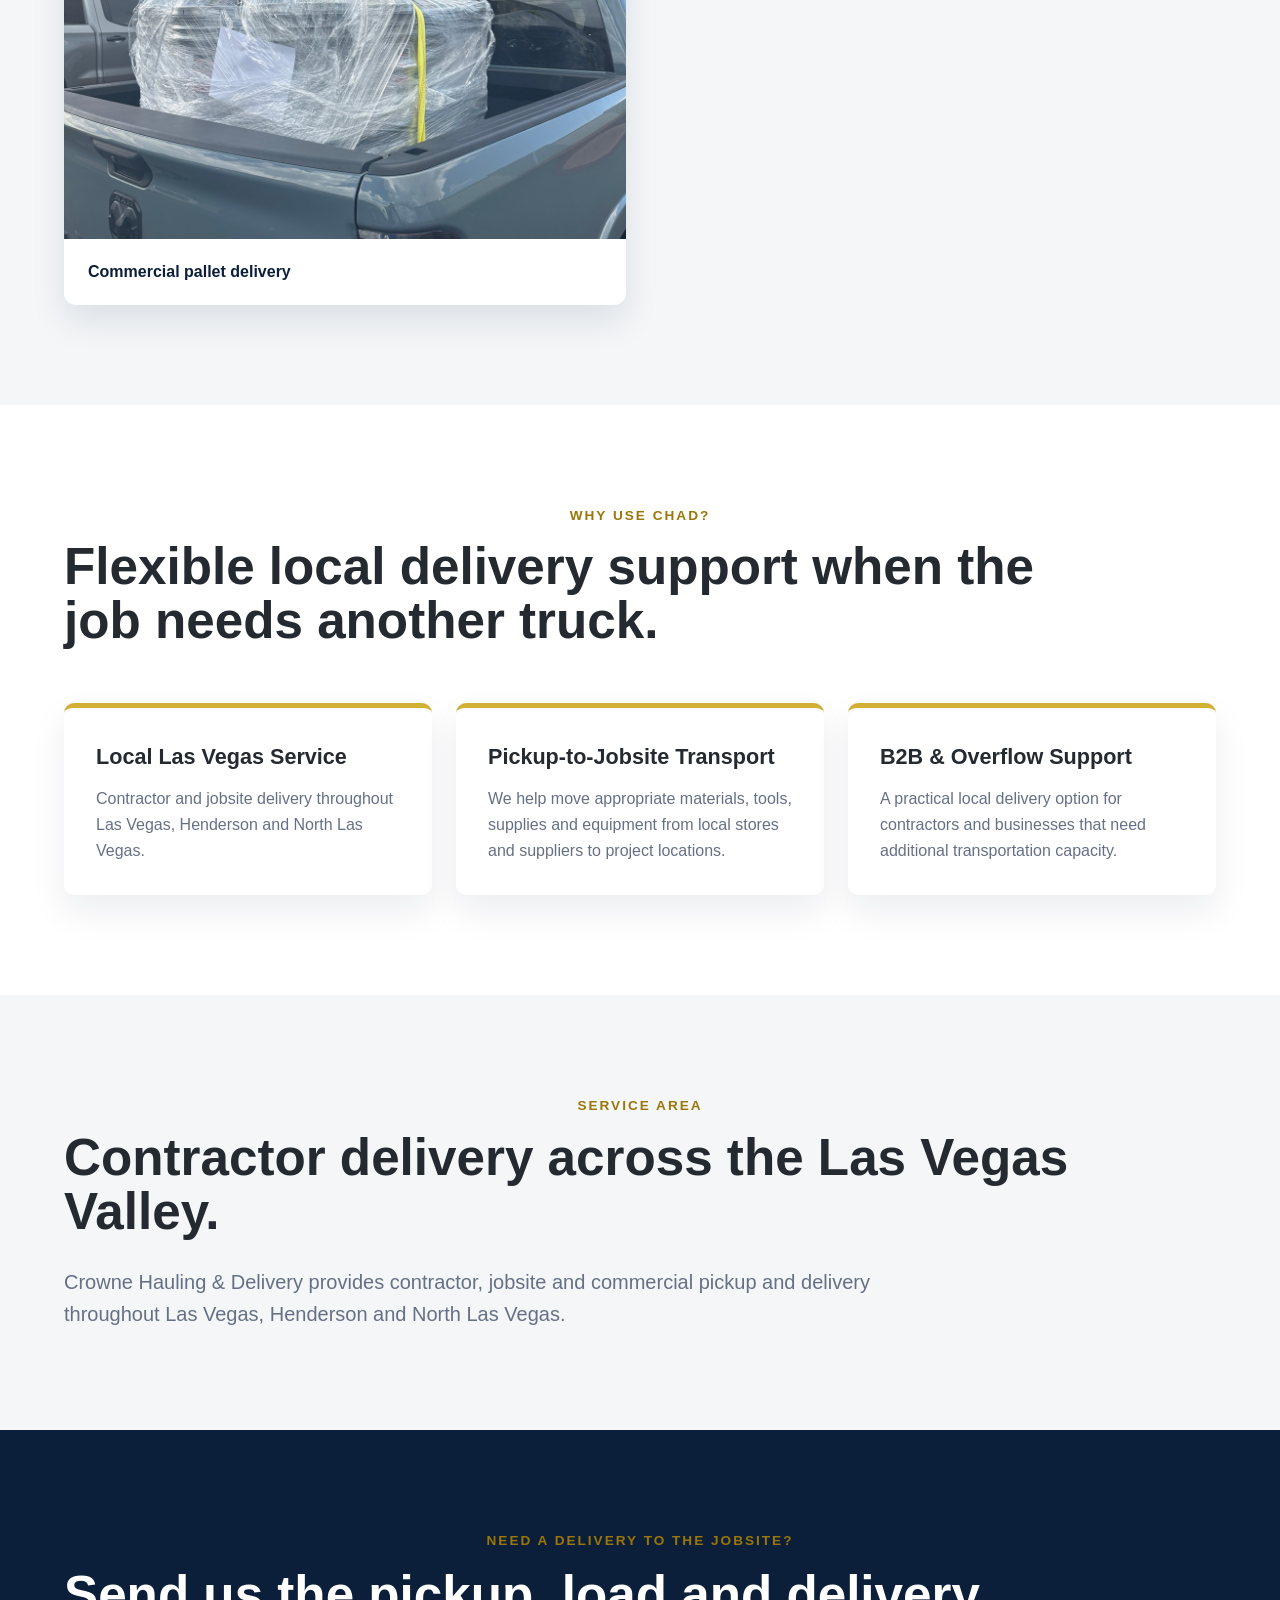
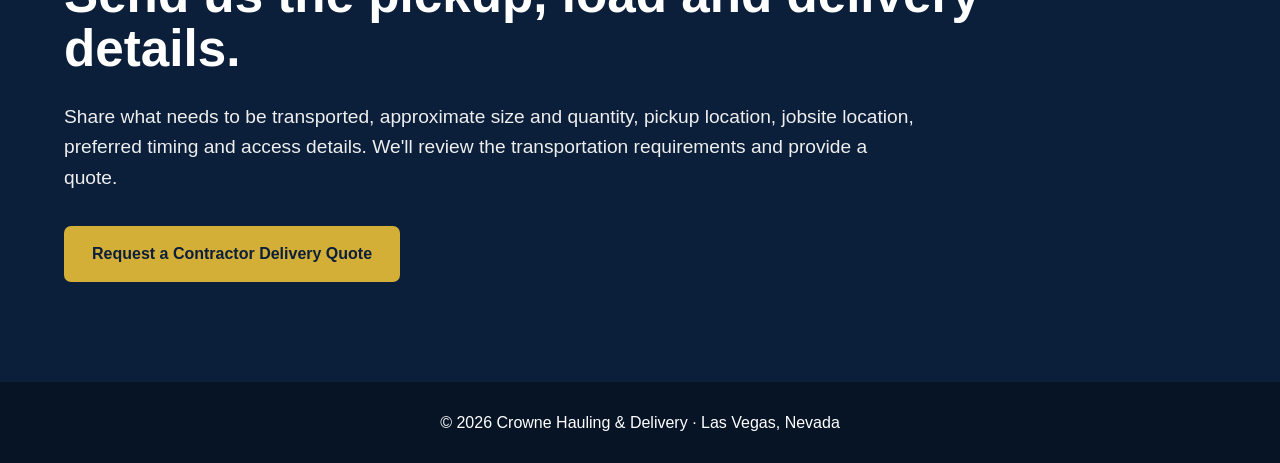
<file: contractor-delivery-las-vegas.html>
<!DOCTYPE html>
<html lang="en">
<head>
    <meta charset="UTF-8">
    <meta name="viewport" content="width=device-width, initial-scale=1.0">

    <title>Contractor Delivery Las Vegas | Crowne Hauling & Delivery</title>

    <meta name="description"
          content="Contractor delivery in Las Vegas, Henderson and North Las Vegas. Crowne Hauling & Delivery transports refrigerators, washers, dryers, stoves and other large appliances for local delivery.">

    <link rel="stylesheet" href="css/style.css">
</head>

<body>

    <!-- HEADER -->
    <header class="site-header">
        <div class="nav-container">
            <a href="index.html" class="brand">
                Crowne Hauling & Delivery
            </a>

            <nav>
                <a href="index.html">Home</a>
                <a href="index.html#services">Services</a>
                <a href="index.html#projects">Recent Jobs</a>
                <a href="index.html#quote">Get a Quote</a>
            </nav>
        </div>
    </header>


    <!-- HERO -->
    <section class="service-hero contractor-hero">
        <div class="service-hero-content">

            <p class="section-label">LAS VEGAS CONTRACTOR DELIVERY</p>

            <h1>
                Contractor Delivery in Las Vegas
            </h1>

            <p>
        
    Need tools, equipment, supplies or construction materials delivered to a jobsite? Crowne Hauling & Delivery provides local contractor pickup and delivery throughout the Las Vegas Valley.
</p>
        
            <a href="index.html#quote" class="btn-primary">
                Get an Contractor Delivery Quote
            </a>

        </div>
    </section>


    <!-- INTRO -->
    <section class="service-page-section">

        <div class="service-page-container">

            <p class="section-label">CONTRACTOR & JOBSITE DELIVERY</p>

            <h2>
              Pickup and delivery support for contractors and jobsites.
            </h2>

            <p class="service-lead">
                Crowne Hauling & Delivery helps contractors, tradespeople and local businesses transport tools, equipment, supplies and construction materials from local stores and suppliers to jobsites throughout the Las Vegas Valley.
            </p>

        </div>

    </section>


 <!-- WHAT WE DELIVER -->
<section class="service-page-section service-page-alt">

    <div class="service-page-container">

        <p class="section-label">WHAT WE DELIVER</p>

        <h2>
            Local transportation for contractor and jobsite needs.
        </h2>

        <div class="service-feature-grid">

            <div class="service-feature">
                <h3>Construction Materials</h3>
                <p>
                    Pickup and delivery for appropriate building materials,
                    supplies and jobsite items from local stores and suppliers.
                </p>
            </div>

            <div class="service-feature">
                <h3>Tools & Equipment</h3>
                <p>
                    Local transportation for tools, equipment and other
                    qualifying items needed at residential and commercial jobsites.
                </p>
            </div>

            <div class="service-feature">
                <h3>Retail Store Pickups</h3>
                <p>
                    Need materials picked up from a local hardware, building
                    supply or home improvement store? Send us the order details.
                </p>
            </div>

            <div class="service-feature">
                <h3>Jobsite Delivery</h3>
                <p>
                    Direct local delivery from stores, suppliers and pickup
                    locations to residential and commercial project sites.
                </p>
            </div>

            <div class="service-feature">
                <h3>Commercial & B2B Delivery</h3>
                <p>
                    Local transportation support for businesses, contractors,
                    retailers and property managers needing large items moved.
                </p>
            </div>

            <div class="service-feature">
                <h3>Overflow Delivery Support</h3>
                <p>
                    Additional local pickup and delivery capacity when your
                    regular team, vehicle or schedule is already committed.
                </p>
            </div>

        </div>

    </div>

</section>


<!-- HOW IT WORKS -->
<section class="service-page-section">

    <div class="service-page-container">

        <p class="section-label">HOW IT WORKS</p>

        <h2>
            Simple contractor and jobsite delivery.
        </h2>

        <div class="service-steps">

            <div class="service-step">
                <span>1</span>
                <h3>Send the load details</h3>
                <p>
                    Share what needs to be transported, approximate size and
                    weight, pickup location, jobsite location, timing and access details.
                </p>
            </div>

            <div class="service-step">
                <span>2</span>
                <h3>Get your quote</h3>
                <p>
                    We'll review the transportation requirements, distance,
                    access and load details and provide pricing for the job.
                </p>
            </div>

            <div class="service-step">
                <span>3</span>
                <h3>We pick up and deliver</h3>
                <p>
                    Your materials, supplies or equipment are loaded, secured
                    and transported to the requested delivery location.
                </p>
            </div>

        </div>

    </div>

</section>


<!-- REAL CHAD JOBS -->
<section class="service-page-section service-page-alt">

    <div class="service-page-container">

        <p class="section-label">REAL CHAD DELIVERIES</p>

        <h2>
            Commercial and large-item deliveries we've handled in Las Vegas.
        </h2>

        <div class="service-photo-grid">

            <figure>
                <img
                    src="images/commercial-pallet.jpeg"
                    alt="Commercial pallet delivery by Crowne Hauling and Delivery in Las Vegas">
                <figcaption>
                    Commercial pallet delivery
                </figcaption>
            </figure>

        </div>

    </div>

</section>


<!-- WHY CHAD -->
<section class="service-page-section">

    <div class="service-page-container">

        <p class="section-label">WHY USE CHAD?</p>

        <h2>
            Flexible local delivery support when the job needs another truck.
        </h2>

        <div class="service-feature-grid">

            <div class="service-feature">
                <h3>Local Las Vegas Service</h3>
                <p>
                    Contractor and jobsite delivery throughout Las Vegas,
                    Henderson and North Las Vegas.
                </p>
            </div>

            <div class="service-feature">
                <h3>Pickup-to-Jobsite Transport</h3>
                <p>
                    We help move appropriate materials, tools, supplies and
                    equipment from local stores and suppliers to project locations.
                </p>
            </div>

            <div class="service-feature">
                <h3>B2B & Overflow Support</h3>
                <p>
                    A practical local delivery option for contractors and
                    businesses that need additional transportation capacity.
                </p>
            </div>

        </div>

    </div>

</section>


<!-- SERVICE AREA -->
<section class="service-page-section service-page-alt">

    <div class="service-page-container">

        <p class="section-label">SERVICE AREA</p>

        <h2>
            Contractor delivery across the Las Vegas Valley.
        </h2>

        <p class="service-lead">
            Crowne Hauling & Delivery provides contractor, jobsite and
            commercial pickup and delivery throughout Las Vegas, Henderson
            and North Las Vegas.
        </p>

    </div>

</section>


<!-- CTA -->
<section class="service-cta">

    <div class="service-page-container">

        <p class="section-label">NEED A DELIVERY TO THE JOBSITE?</p>

        <h2>
            Send us the pickup, load and delivery details.
        </h2>

        <p>
            Share what needs to be transported, approximate size and quantity,
            pickup location, jobsite location, preferred timing and access details.
            We'll review the transportation requirements and provide a quote.
        </p>

        <a href="index.html#quote" class="btn-primary">
            Request a Contractor Delivery Quote
        </a>

    </div>

</section>


<!-- FOOTER -->
<footer>
    <p>
        © 2026 Crowne Hauling & Delivery · Las Vegas, Nevada
    </p>
</footer>

</body>
</html>
</file>
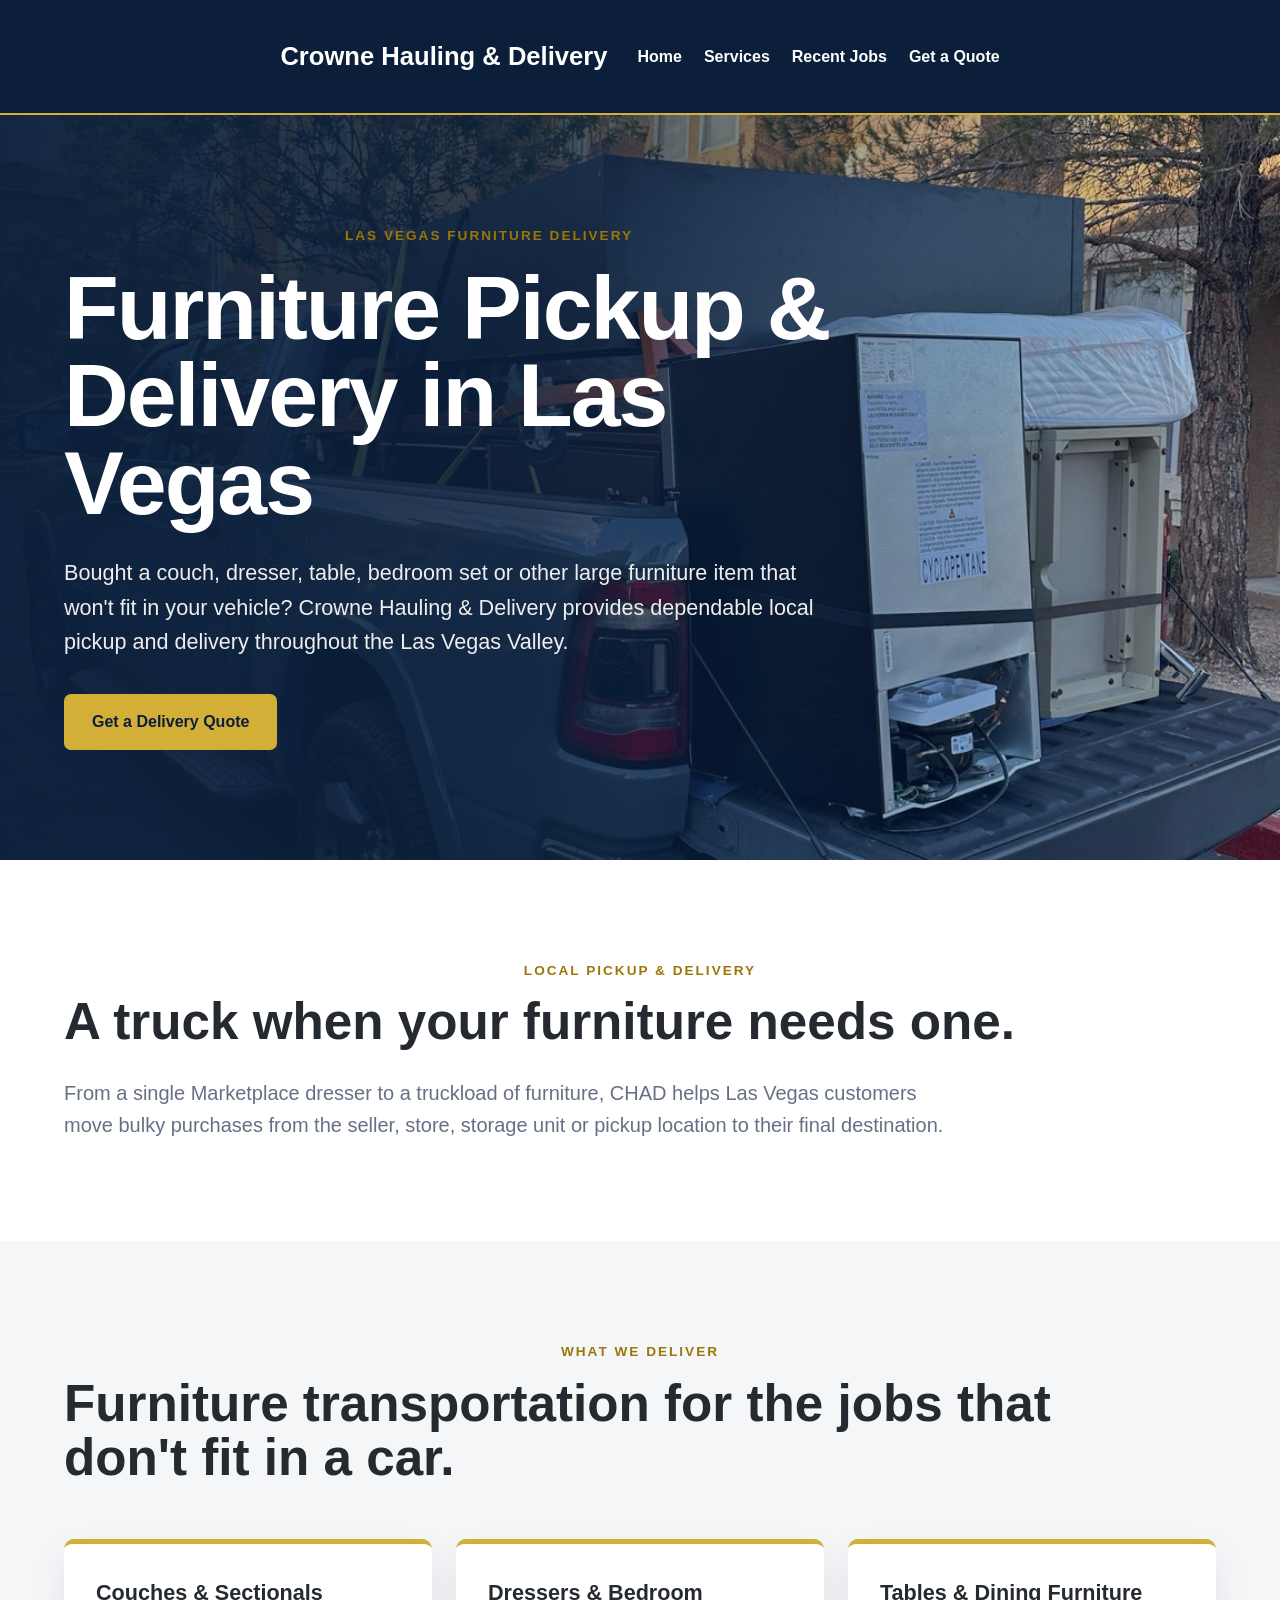
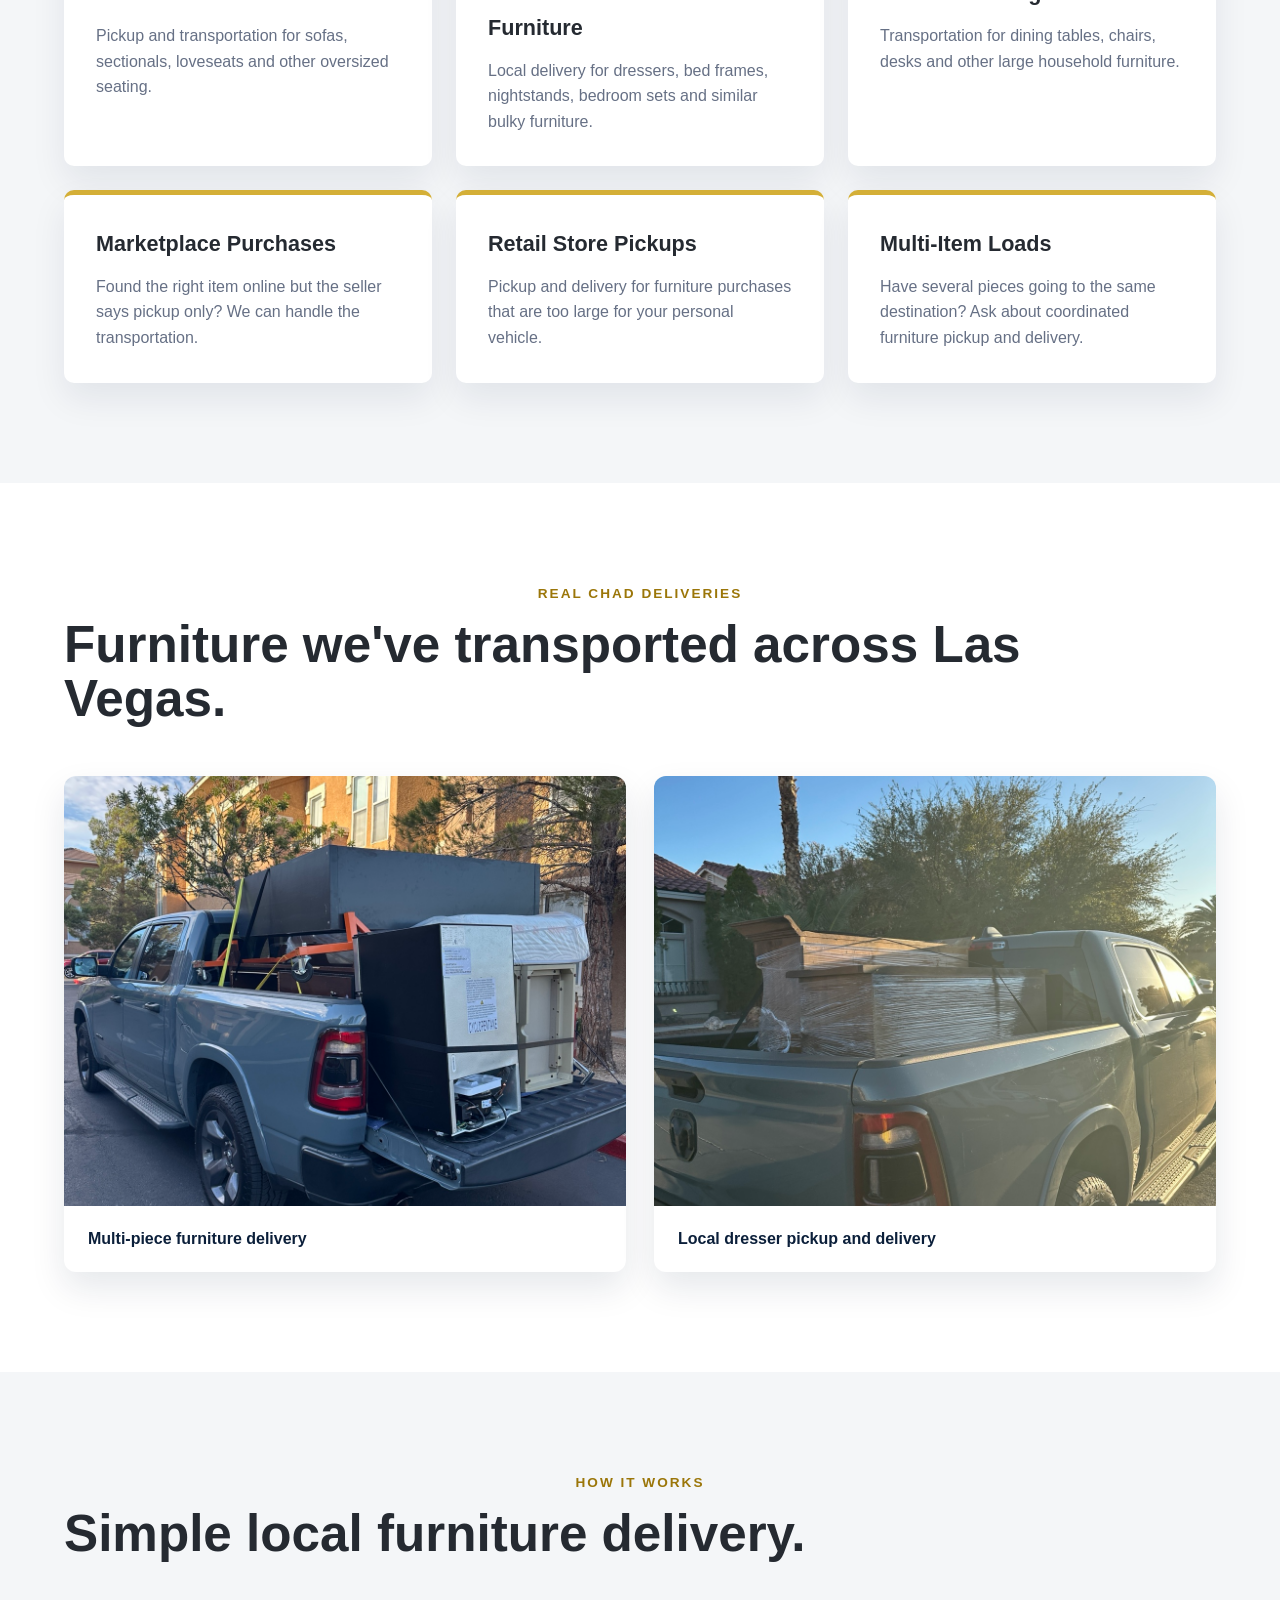
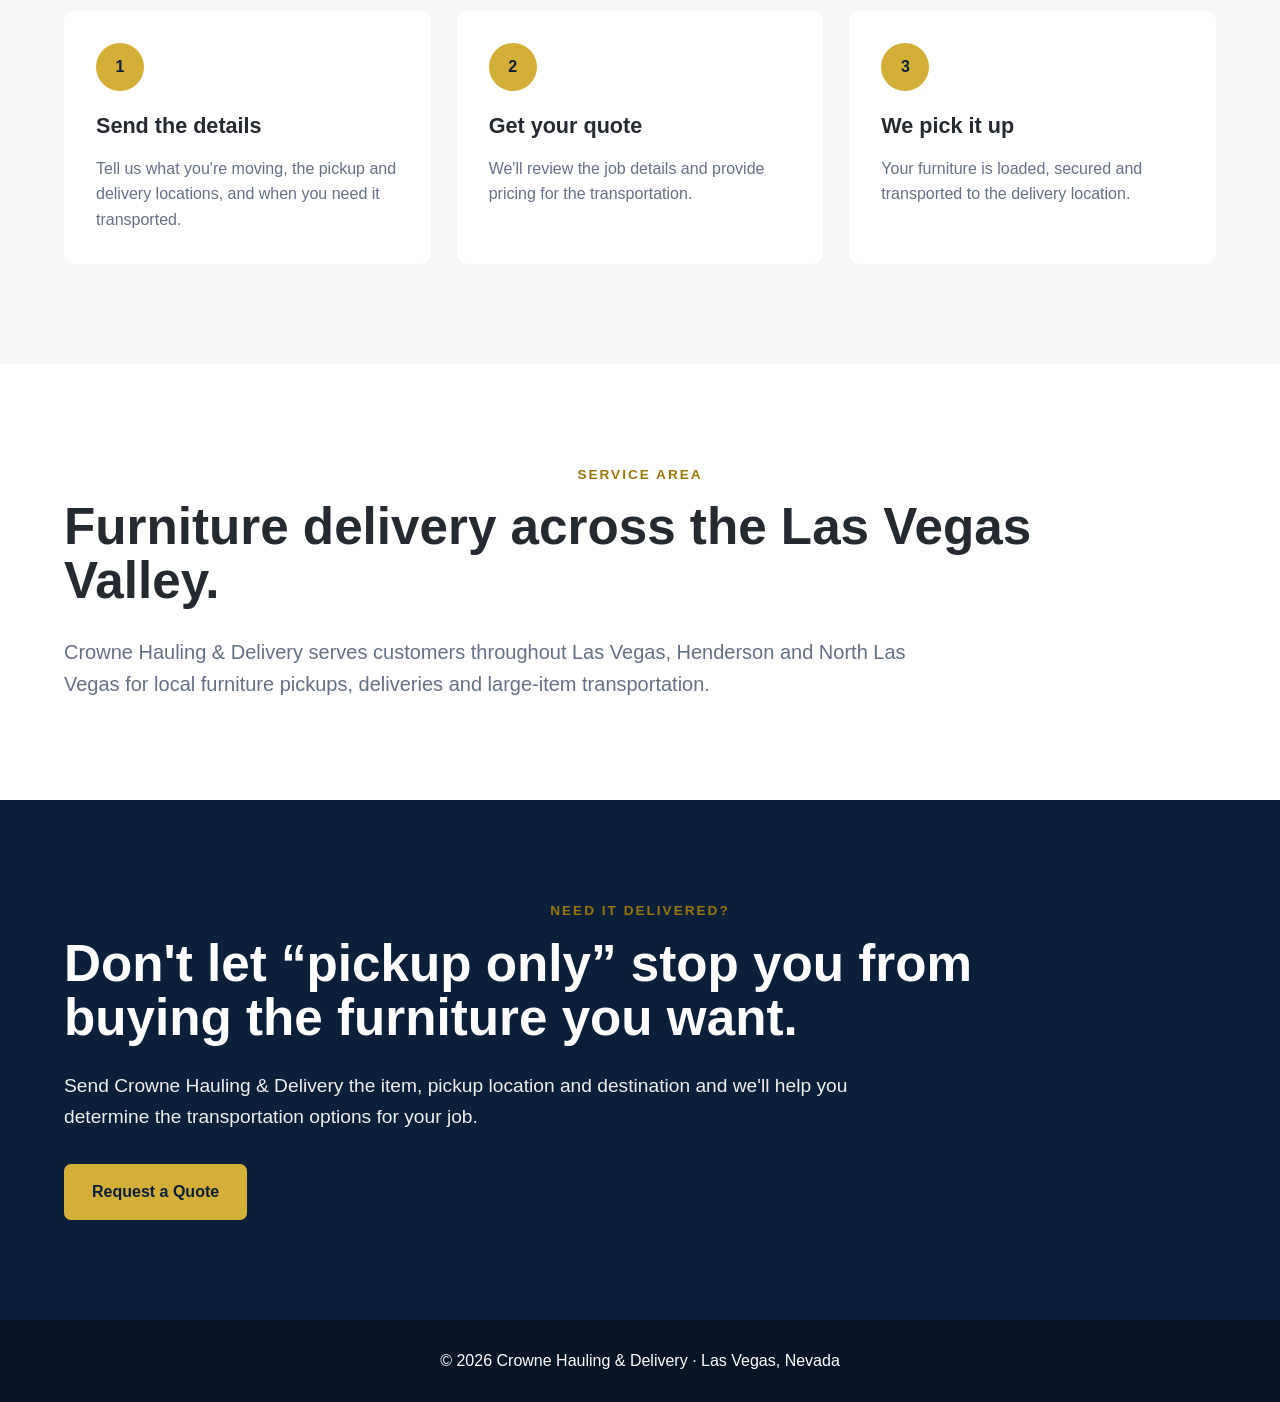
<file: furniture-delivery-las-vegas.html>
<!DOCTYPE html>
<html lang="en">
<head>
    <meta charset="UTF-8">
    <meta name="viewport" content="width=device-width, initial-scale=1.0">

    <title>Furniture Delivery Las Vegas | Crowne Hauling & Delivery</title>

    <meta name="description"
          content="Furniture pickup and delivery in Las Vegas, Henderson and North Las Vegas. Crowne Hauling & Delivery transports couches, dressers, tables, Marketplace purchases and other large furniture items.">

    <link rel="stylesheet" href="css/style.css">
</head>

<body>

    <!-- HEADER -->
    <header class="site-header">
        <div class="nav-container">
            <a href="index.html" class="brand">
                Crowne Hauling & Delivery
            </a>

            <nav>
                <a href="index.html">Home</a>
                <a href="index.html#services">Services</a>
                <a href="index.html#projects">Recent Jobs</a>
                <a href="index.html#contact">Get a Quote</a>
            </nav>
        </div>
    </header>


    <!-- HERO -->
    <section class="service-hero furniture-hero">
        <div class="service-hero-content">

            <p class="section-label">LAS VEGAS FURNITURE DELIVERY</p>

            <h1>
                Furniture Pickup & Delivery in Las Vegas
            </h1>

            <p>
                Bought a couch, dresser, table, bedroom set or other large
                furniture item that won't fit in your vehicle? Crowne Hauling
                & Delivery provides dependable local pickup and delivery
                throughout the Las Vegas Valley.
            </p>

            <a href="index.html#contact" class="btn-primary">
                Get a Delivery Quote
            </a>

        </div>
    </section>


    <!-- INTRO -->
    <section class="service-page-section">

        <div class="service-page-container">

            <p class="section-label">LOCAL PICKUP & DELIVERY</p>

            <h2>
                A truck when your furniture needs one.
            </h2>

            <p class="service-lead">
                From a single Marketplace dresser to a truckload of furniture,
                CHAD helps Las Vegas customers move bulky purchases from the
                seller, store, storage unit or pickup location to their final
                destination.
            </p>

        </div>

    </section>


    <!-- SERVICES -->
    <section class="service-page-section service-page-alt">

        <div class="service-page-container">

            <p class="section-label">WHAT WE DELIVER</p>

            <h2>Furniture transportation for the jobs that don't fit in a car.</h2>

            <div class="service-feature-grid">

                <div class="service-feature">
                    <h3>Couches & Sectionals</h3>
                    <p>
                        Pickup and transportation for sofas, sectionals,
                        loveseats and other oversized seating.
                    </p>
                </div>

                <div class="service-feature">
                    <h3>Dressers & Bedroom Furniture</h3>
                    <p>
                        Local delivery for dressers, bed frames, nightstands,
                        bedroom sets and similar bulky furniture.
                    </p>
                </div>

                <div class="service-feature">
                    <h3>Tables & Dining Furniture</h3>
                    <p>
                        Transportation for dining tables, chairs, desks and
                        other large household furniture.
                    </p>
                </div>

                <div class="service-feature">
                    <h3>Marketplace Purchases</h3>
                    <p>
                        Found the right item online but the seller says
                        pickup only? We can handle the transportation.
                    </p>
                </div>

                <div class="service-feature">
                    <h3>Retail Store Pickups</h3>
                    <p>
                        Pickup and delivery for furniture purchases that are
                        too large for your personal vehicle.
                    </p>
                </div>

                <div class="service-feature">
                    <h3>Multi-Item Loads</h3>
                    <p>
                        Have several pieces going to the same destination?
                        Ask about coordinated furniture pickup and delivery.
                    </p>
                </div>

            </div>

        </div>

    </section>


    <!-- REAL JOBS -->
    <section class="service-page-section">

        <div class="service-page-container">

            <p class="section-label">REAL CHAD DELIVERIES</p>

            <h2>Furniture we've transported across Las Vegas.</h2>

            <div class="service-photo-grid">

                <figure>
                    <img src="images/furniture-truckload.jpeg"
                         alt="Crowne Hauling and Delivery truck loaded with furniture for delivery in Las Vegas">
                    <figcaption>
                        Multi-piece furniture delivery
                    </figcaption>
                </figure>

                <figure>
                    <img src="images/dresser-delivery.jpeg"
                         alt="Dresser secured in Crowne Hauling and Delivery truck for furniture delivery in Las Vegas">
                    <figcaption>
                        Local dresser pickup and delivery
                    </figcaption>
                </figure>

            </div>

        </div>

    </section>


    <!-- HOW IT WORKS -->
    <section class="service-page-section service-page-alt">

        <div class="service-page-container">

            <p class="section-label">HOW IT WORKS</p>

            <h2>Simple local furniture delivery.</h2>

            <div class="service-steps">

                <div class="service-step">
                    <span>1</span>
                    <h3>Send the details</h3>
                    <p>
                        Tell us what you're moving, the pickup and delivery
                        locations, and when you need it transported.
                    </p>
                </div>

                <div class="service-step">
                    <span>2</span>
                    <h3>Get your quote</h3>
                    <p>
                        We'll review the job details and provide pricing for
                        the transportation.
                    </p>
                </div>

                <div class="service-step">
                    <span>3</span>
                    <h3>We pick it up</h3>
                    <p>
                        Your furniture is loaded, secured and transported to
                        the delivery location.
                    </p>
                </div>

            </div>

        </div>

    </section>


    <!-- SERVICE AREA -->
    <section class="service-page-section">

        <div class="service-page-container">

            <p class="section-label">SERVICE AREA</p>

            <h2>Furniture delivery across the Las Vegas Valley.</h2>

            <p class="service-lead">
                Crowne Hauling & Delivery serves customers throughout
                Las Vegas, Henderson and North Las Vegas for local furniture
                pickups, deliveries and large-item transportation.
            </p>

        </div>

    </section>


    <!-- CTA -->
    <section class="service-cta">

        <div class="service-page-container">

            <p class="section-label">NEED IT DELIVERED?</p>

            <h2>
                Don't let “pickup only” stop you from buying the furniture you want.
            </h2>

            <p>
                Send Crowne Hauling & Delivery the item, pickup location and
                destination and we'll help you determine the transportation
                options for your job.
            </p>

            <a href="index.html#contact" class="btn-primary">
                Request a Quote
            </a>

        </div>

    </section>


    <!-- FOOTER -->
    <footer>
        <p>
            © 2026 Crowne Hauling & Delivery · Las Vegas, Nevada
        </p>
    </footer>

</body>
</html>
</file>
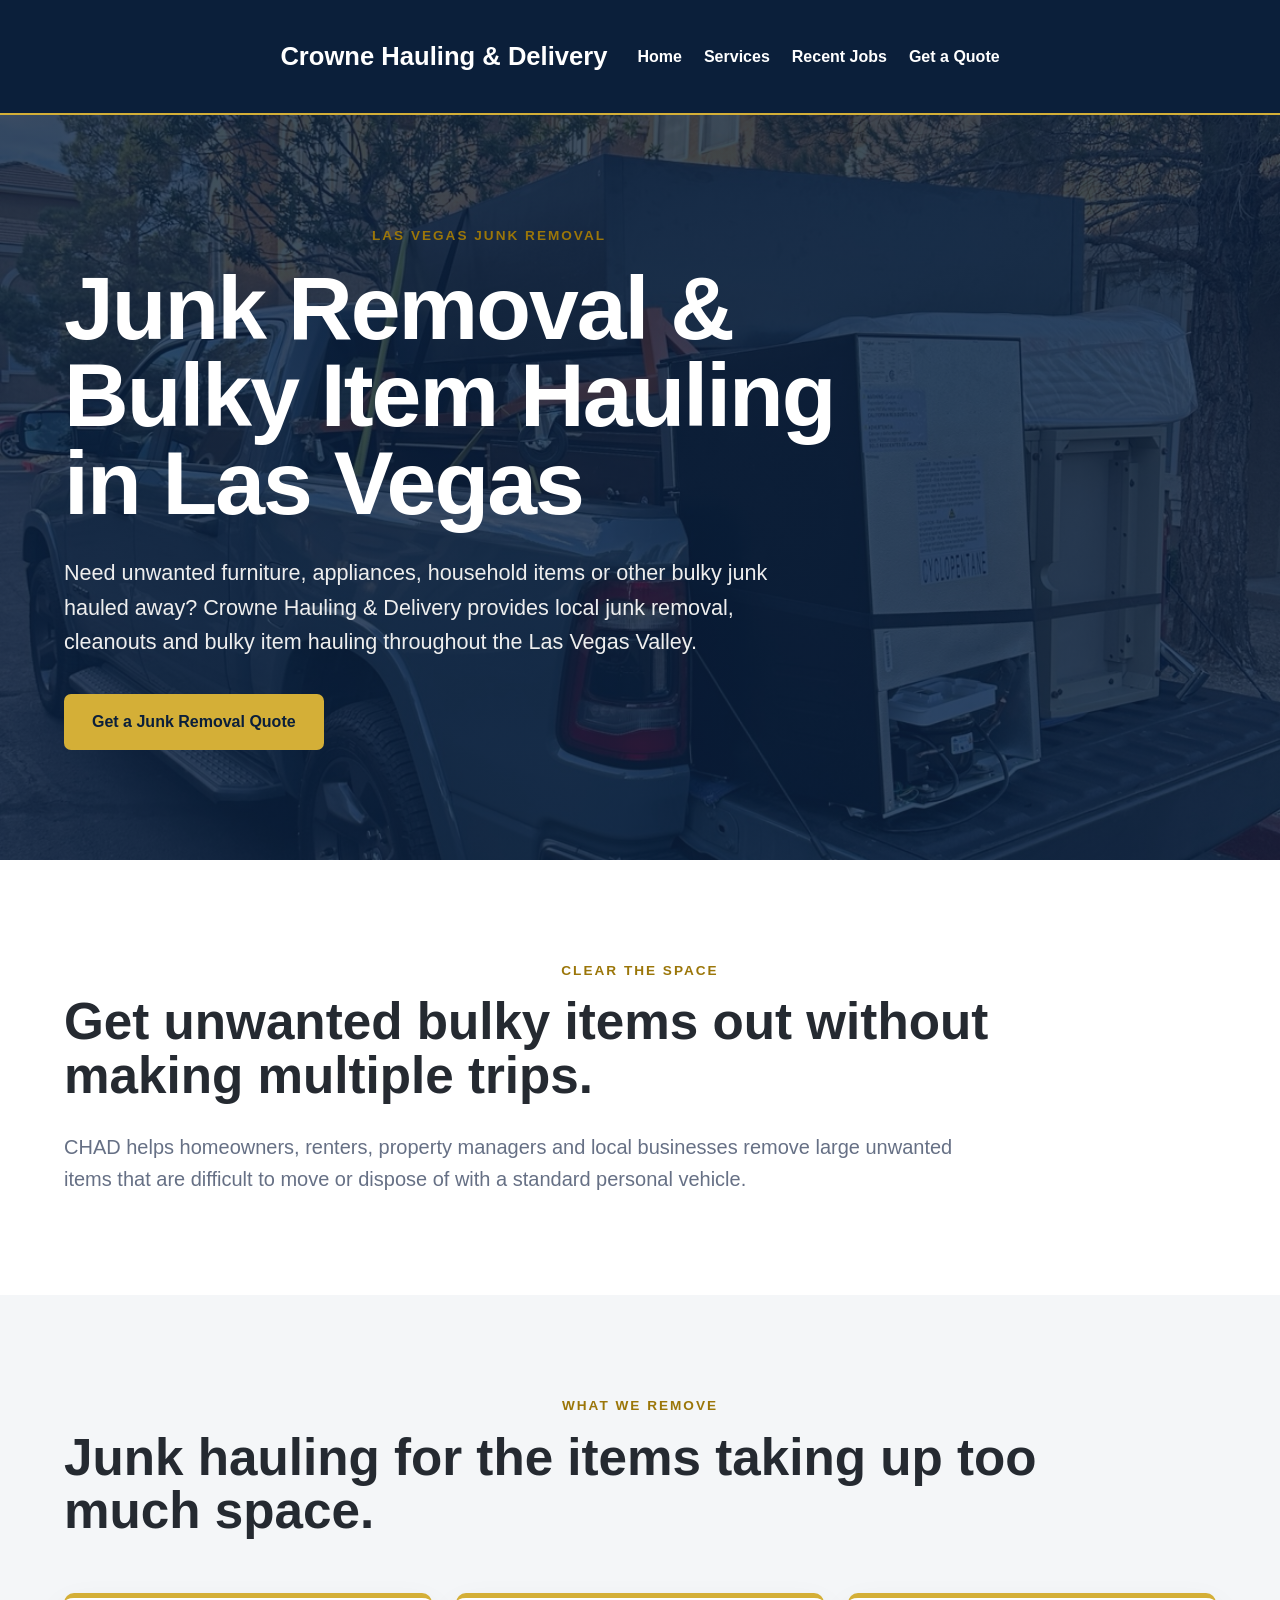
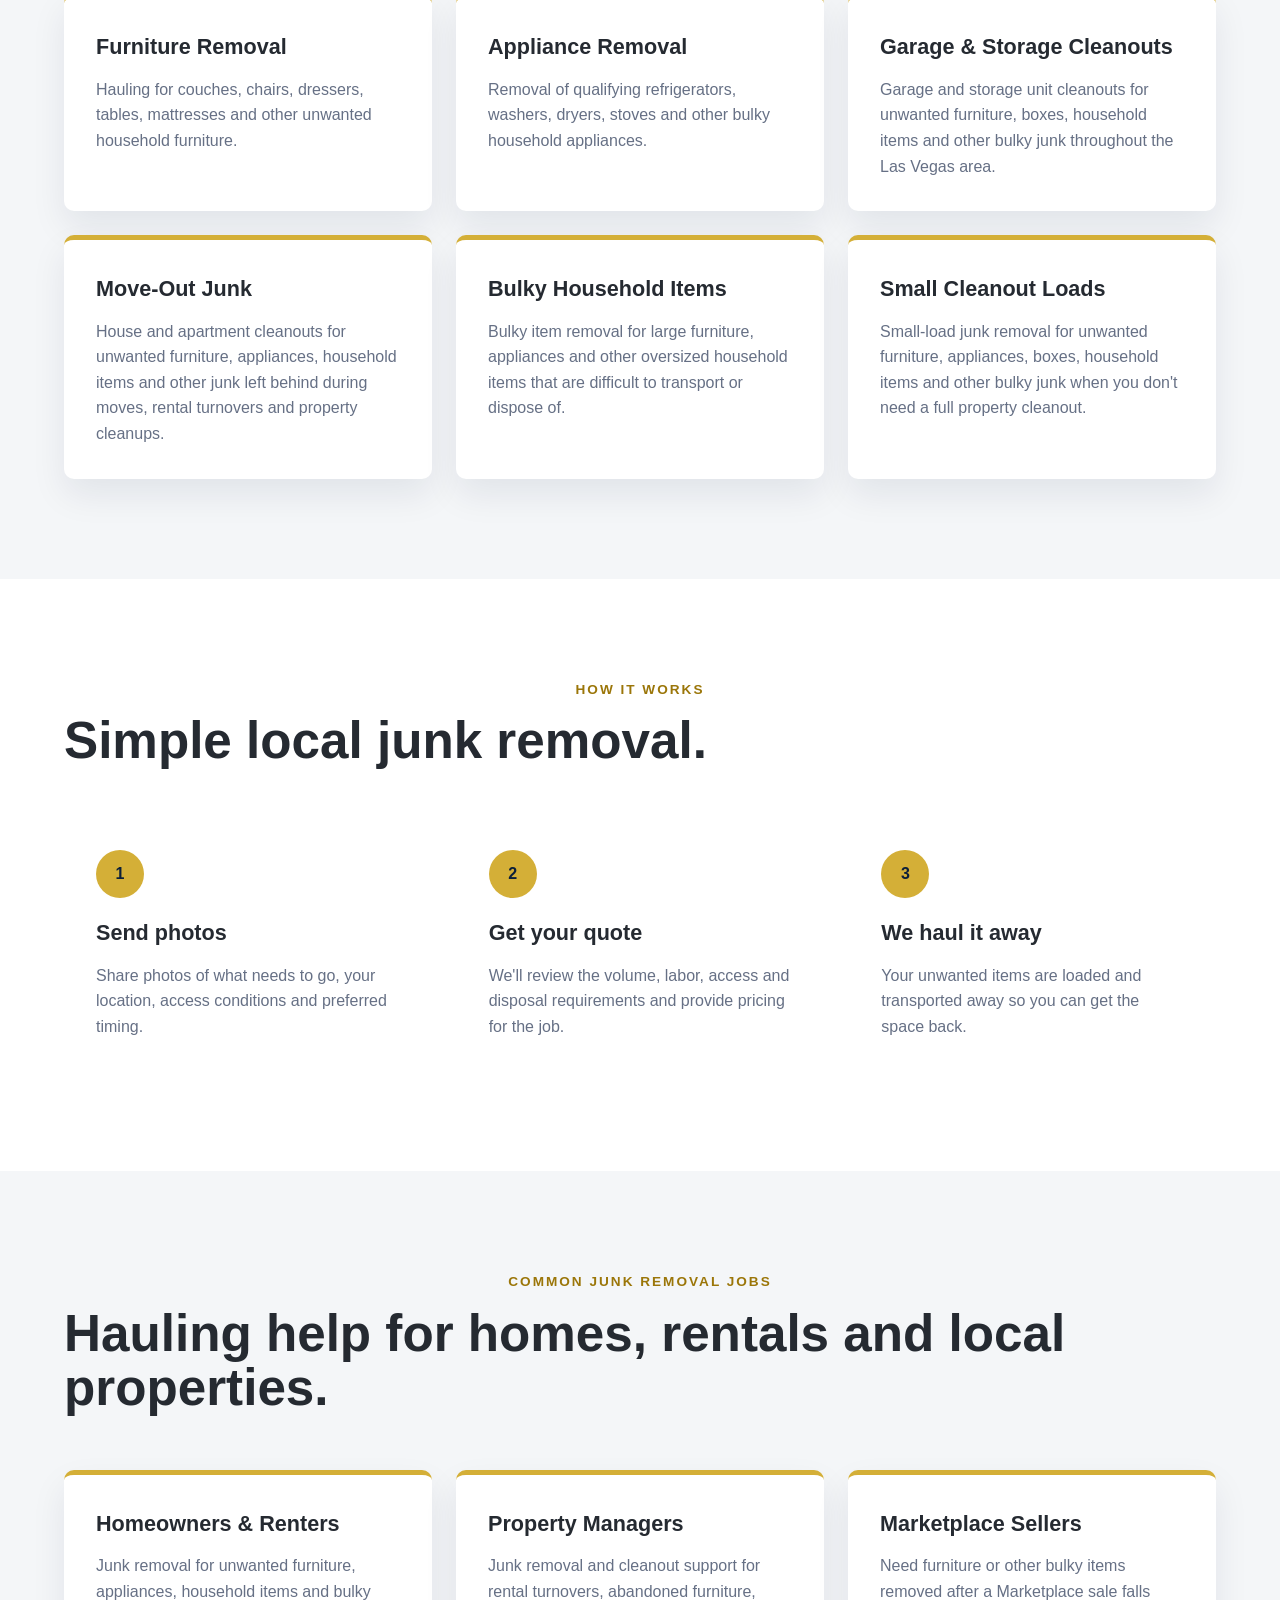
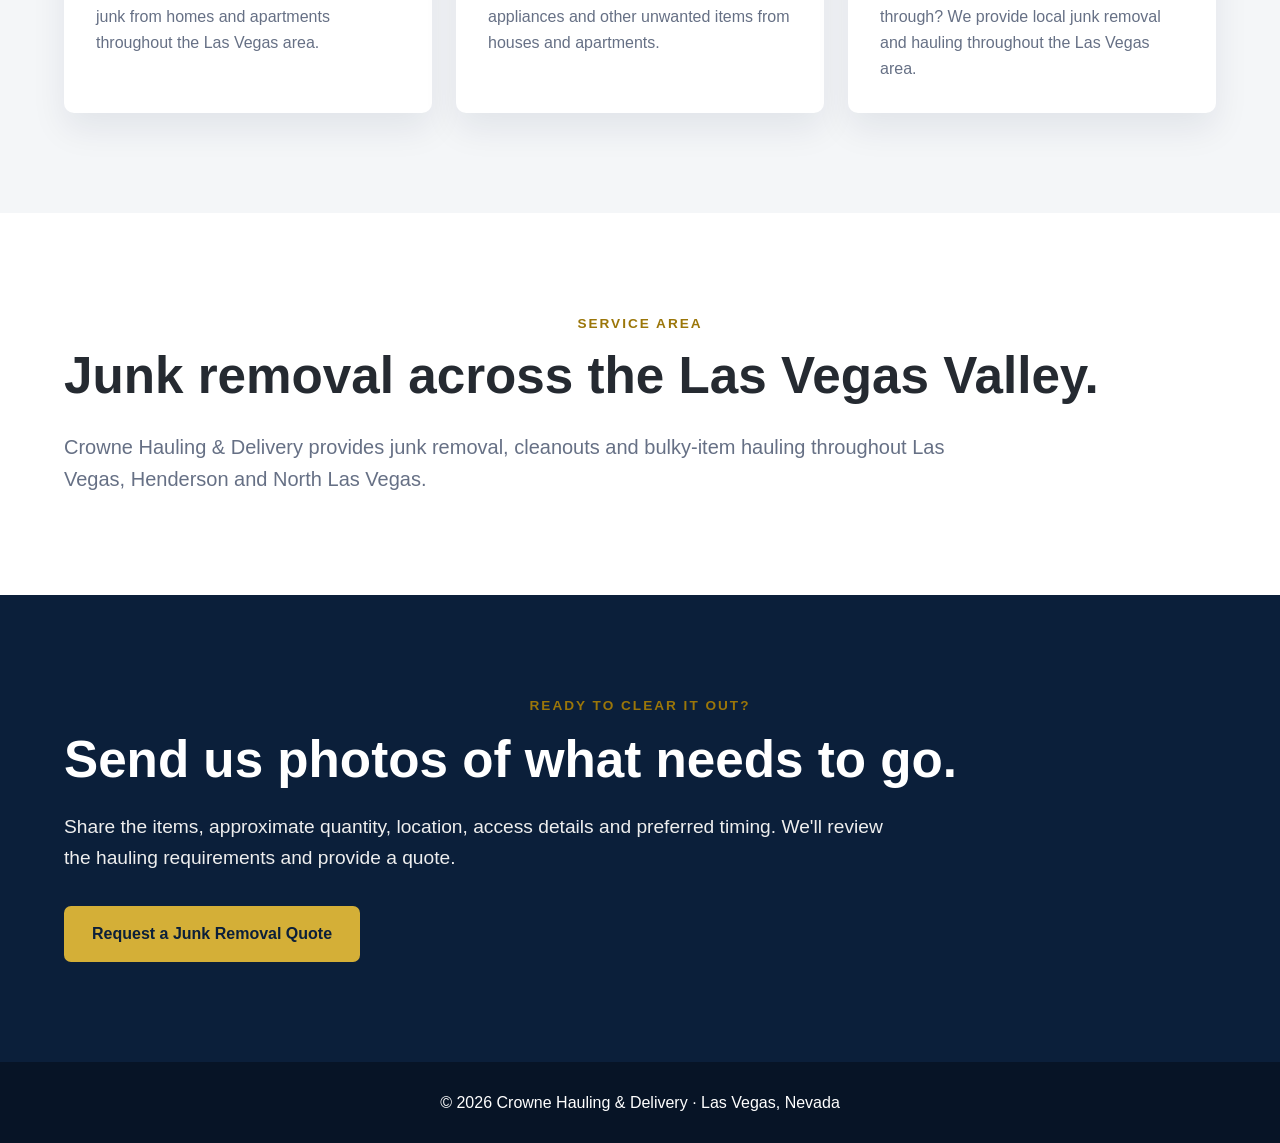
<file: junk-removal-las-vegas.html>
<!DOCTYPE html>
<html lang="en">
<head>
    <meta charset="UTF-8">
    <meta name="viewport" content="width=device-width, initial-scale=1.0">

    <title>Junk Removal Las Vegas | Crowne Hauling & Delivery</title>

    <meta name="description"
          content="Junk removal and bulky item hauling in Las Vegas, Henderson and North Las Vegas. Crowne Hauling & Delivery removes unwanted furniture, appliances, household items and small cleanout loads.">

    <link rel="stylesheet" href="css/style.css">
</head>

<body>

    <!-- HEADER -->
    <header class="site-header">
        <div class="nav-container">
            <a href="index.html" class="brand">
                Crowne Hauling & Delivery
            </a>

            <nav>
                <a href="index.html">Home</a>
                <a href="index.html#services">Services</a>
                <a href="index.html#projects">Recent Jobs</a>
                <a href="index.html#quote">Get a Quote</a>
            </nav>
        </div>
    </header>


    <!-- HERO -->
    <section class="service-hero junk-hero">
        <div class="service-hero-content">

            <p class="section-label">LAS VEGAS JUNK REMOVAL</p>

            <h1>
                Junk Removal & Bulky Item Hauling in Las Vegas
            </h1>

            <p>
                Need unwanted furniture, appliances, household items or other bulky
                junk hauled away? Crowne Hauling & Delivery provides local junk removal, cleanouts and bulky item hauling throughout the Las Vegas Valley.
            
            </p>

            <a href="index.html#quote" class="btn-primary">
                Get a Junk Removal Quote
            </a>

        </div>
    </section>


    <!-- INTRO -->
    <section class="service-page-section">

        <div class="service-page-container">

            <p class="section-label">CLEAR THE SPACE</p>

            <h2>
                Get unwanted bulky items out without making multiple trips.
            </h2>

            <p class="service-lead">
                CHAD helps homeowners, renters, property managers and local
                businesses remove large unwanted items that are difficult to
                move or dispose of with a standard personal vehicle.
            </p>

        </div>

    </section>


    <!-- WHAT WE REMOVE -->
    <section class="service-page-section service-page-alt">

        <div class="service-page-container">

            <p class="section-label">WHAT WE REMOVE</p>

            <h2>
                Junk hauling for the items taking up too much space.
            </h2>

            <div class="service-feature-grid">

                <div class="service-feature">
                    <h3>Furniture Removal</h3>
                    <p>
                        Hauling for couches, chairs, dressers, tables,
                        mattresses and other unwanted household furniture.
                    </p>
                </div>

                <div class="service-feature">
                    <h3>Appliance Removal</h3>
                    <p>
                        Removal of qualifying refrigerators, washers, dryers,
                        stoves and other bulky household appliances.
                    </p>
                </div>

                <div class="service-feature">
                    <h3>Garage & Storage Cleanouts</h3>
                    <p>
                       Garage and storage unit cleanouts for unwanted furniture, boxes, household items and other bulky junk throughout the Las Vegas area.
                    </p>
                </div>

                <div class="service-feature">
                    <h3>Move-Out Junk</h3>
                    <p>
                        
    House and apartment cleanouts for unwanted furniture, appliances, household items and other junk left behind during moves, rental turnovers and property cleanups.
</p>
                
                </div>

                <div class="service-feature">
                    <h3>Bulky Household Items</h3>
                    <p>
                        Bulky item removal for large furniture, appliances and other oversized household items that are difficult to transport or dispose of.
                        
                    </p>
                </div>

                <div class="service-feature">
                    <h3>Small Cleanout Loads</h3>
                    <p>
                        Small-load junk removal for unwanted furniture, appliances, boxes, household items and other bulky junk when you don't need a full property cleanout.
                        
                    </p>
                </div>

            </div>

        </div>

    </section>


    <!-- HOW IT WORKS -->
    <section class="service-page-section">

        <div class="service-page-container">

            <p class="section-label">HOW IT WORKS</p>

            <h2>
                Simple local junk removal.
            </h2>

            <div class="service-steps">

                <div class="service-step">
                    <span>1</span>
                    <h3>Send photos</h3>
                    <p>
                        Share photos of what needs to go, your location,
                        access conditions and preferred timing.
                    </p>
                </div>

                <div class="service-step">
                    <span>2</span>
                    <h3>Get your quote</h3>
                    <p>
                        We'll review the volume, labor, access and disposal
                        requirements and provide pricing for the job.
                    </p>
                </div>

                <div class="service-step">
                    <span>3</span>
                    <h3>We haul it away</h3>
                    <p>
                        Your unwanted items are loaded and transported away
                        so you can get the space back.
                    </p>
                </div>

            </div>

        </div>

    </section>


    <!-- USE CASES -->
    <section class="service-page-section service-page-alt">

        <div class="service-page-container">

            <p class="section-label">COMMON JUNK REMOVAL JOBS</p>

            <h2>
                Hauling help for homes, rentals and local properties.
            </h2>

            <div class="service-feature-grid">

                <div class="service-feature">
                    <h3>Homeowners & Renters</h3>
                    <p>
                        Junk removal for unwanted furniture, appliances, household items and bulky junk from homes and apartments throughout the Las Vegas area.
                
                    </p>
                </div>

                <div class="service-feature">
                    <h3>Property Managers</h3>
                    <p>
                        Junk removal and cleanout support for rental turnovers, abandoned furniture, appliances and other unwanted items from houses and apartments.
                        
                    </p>
                </div>

                <div class="service-feature">
                    <h3>Marketplace Sellers</h3>
                    <p>
                        Need furniture or other bulky items removed after a Marketplace sale falls through? We provide local junk removal and hauling throughout the Las Vegas area.
                        
                    </p>
                </div>

            </div>

        </div>

    </section>


    <!-- SERVICE AREA -->
    <section class="service-page-section">

        <div class="service-page-container">

            <p class="section-label">SERVICE AREA</p>

            <h2>
                Junk removal across the Las Vegas Valley.
            </h2>

            <p class="service-lead">
               Crowne Hauling & Delivery provides junk removal, cleanouts and bulky-item hauling throughout Las Vegas, Henderson and North Las Vegas.
            </p>

        </div>

    </section>


    <!-- CTA -->
    <section class="service-cta">

        <div class="service-page-container">

            <p class="section-label">READY TO CLEAR IT OUT?</p>

            <h2>
                Send us photos of what needs to go.
            </h2>

            <p>
                Share the items, approximate quantity, location, access details
                and preferred timing. We'll review the hauling requirements and
                provide a quote.
            </p>

            <a href="index.html#quote" class="btn-primary">
                Request a Junk Removal Quote
            </a>

        </div>

    </section>


    <!-- FOOTER -->
    <footer>
        <p>
            © 2026 Crowne Hauling & Delivery · Las Vegas, Nevada
        </p>
    </footer>

</body>
</html>
</file>
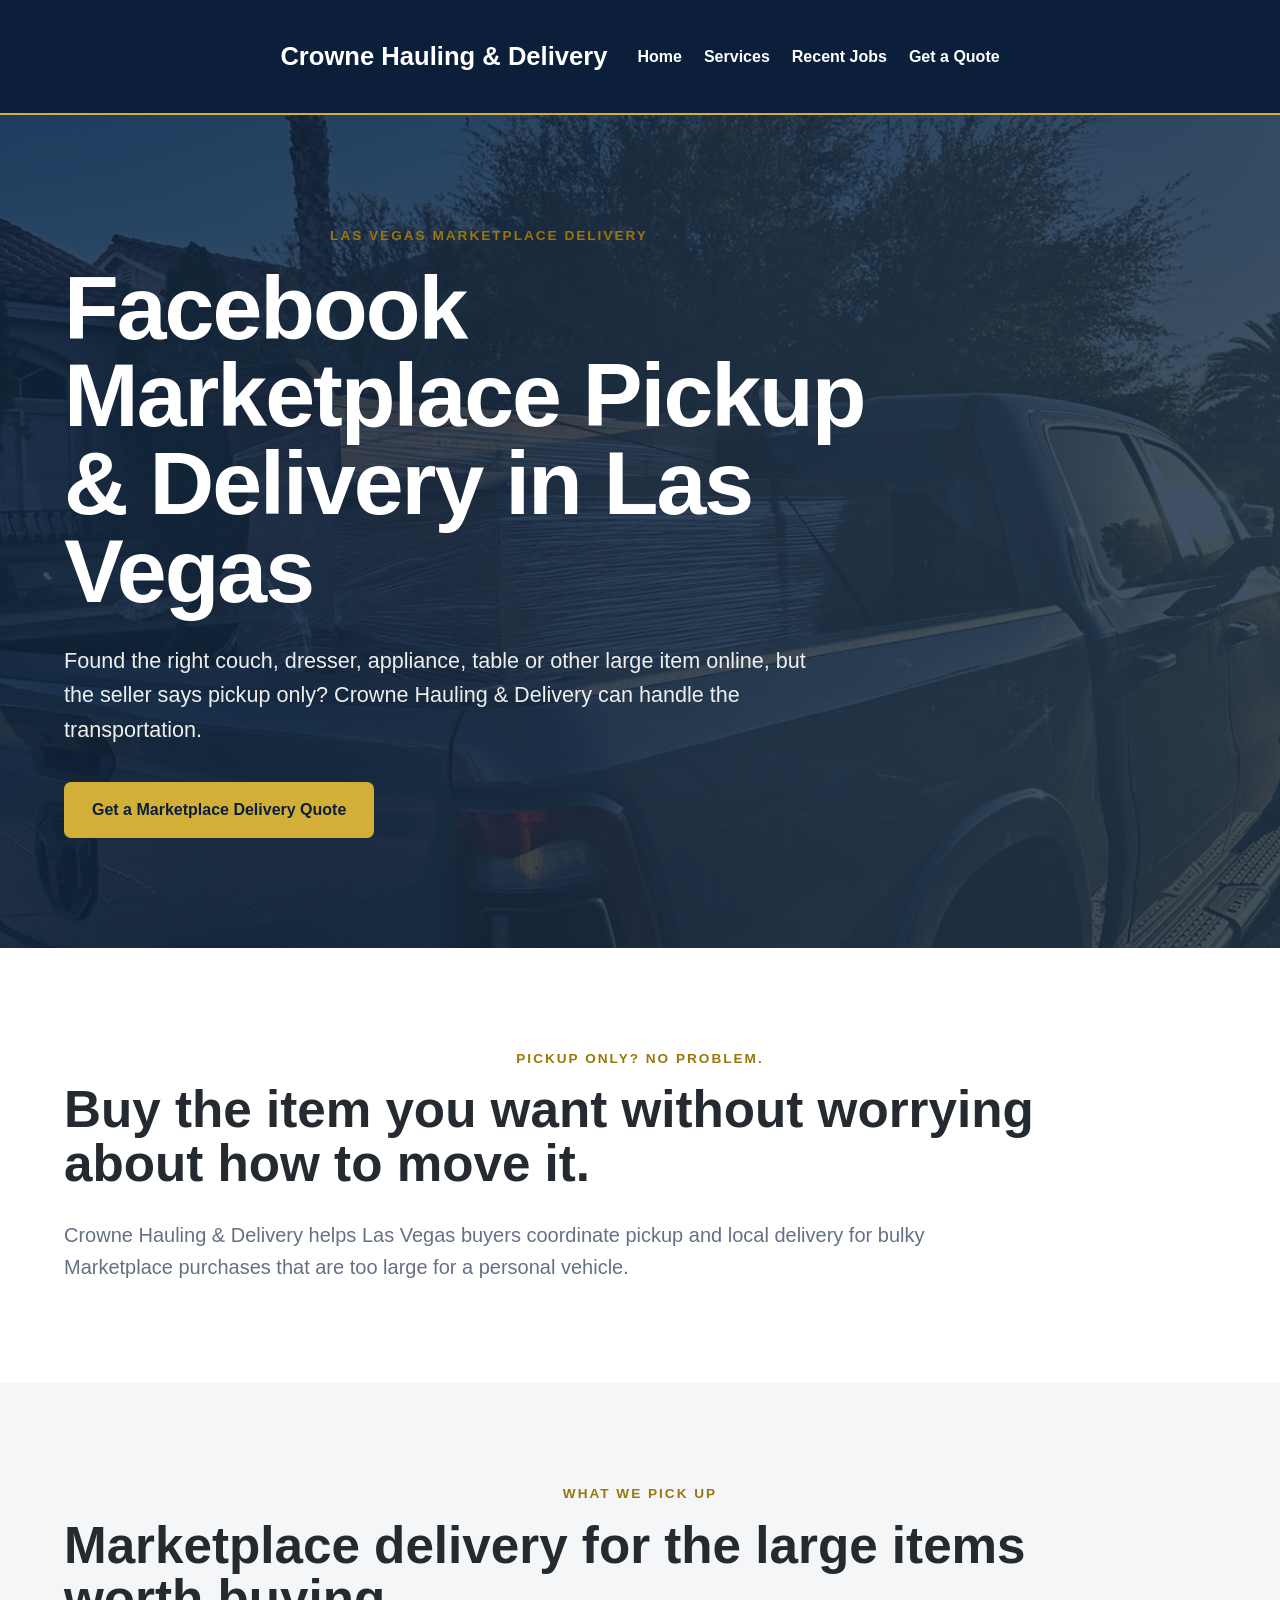
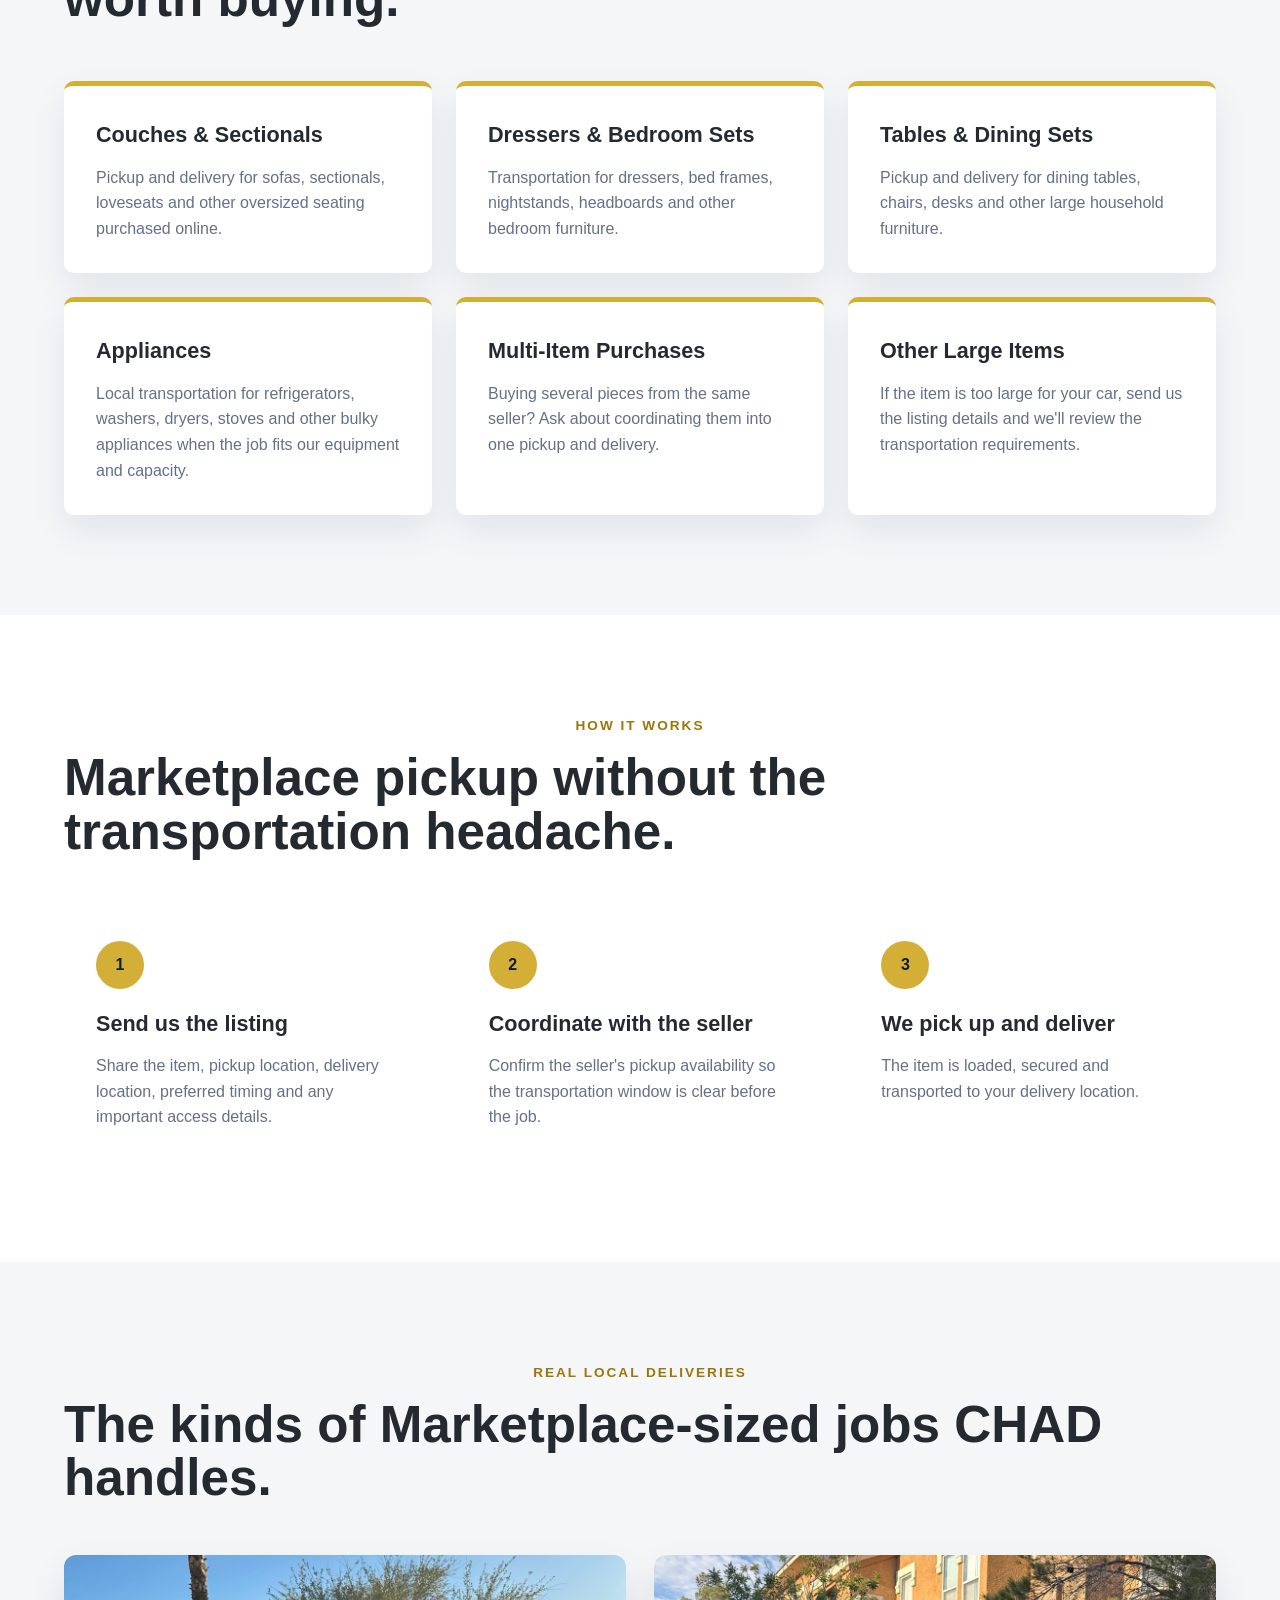
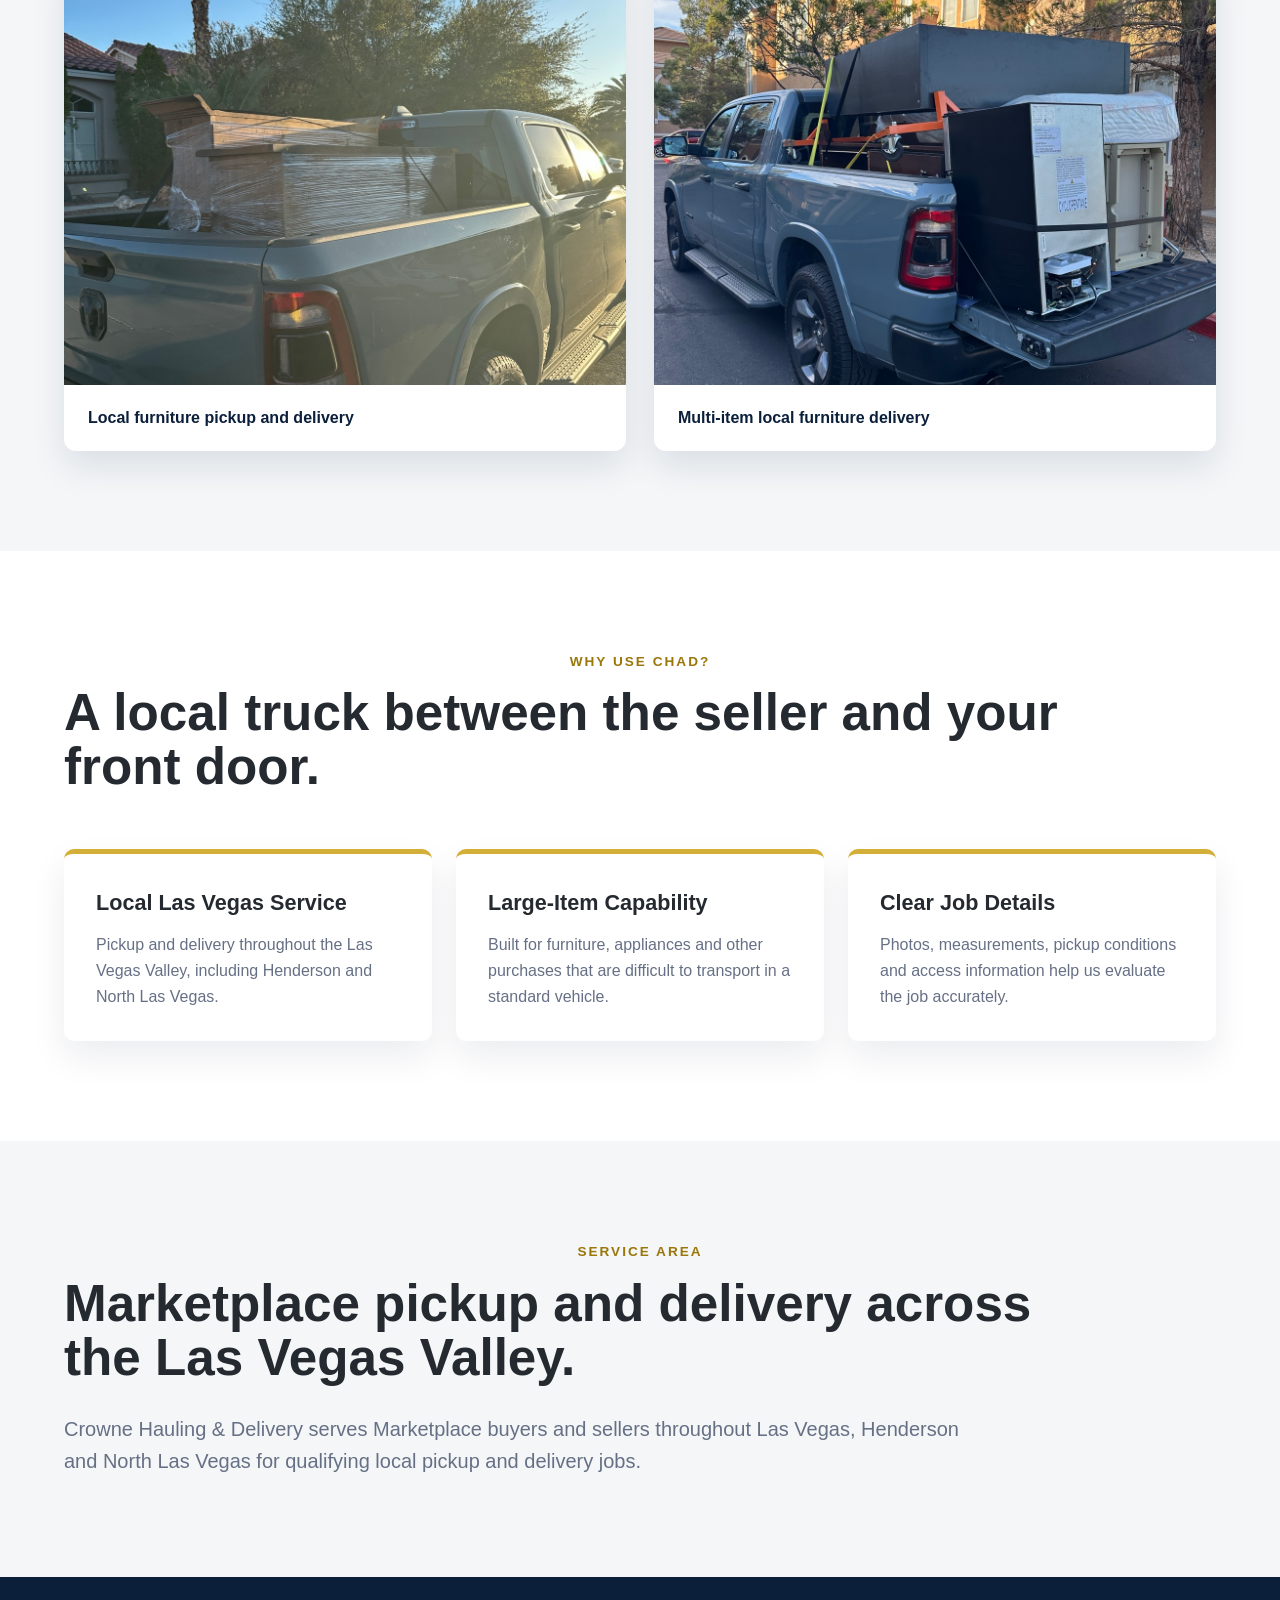
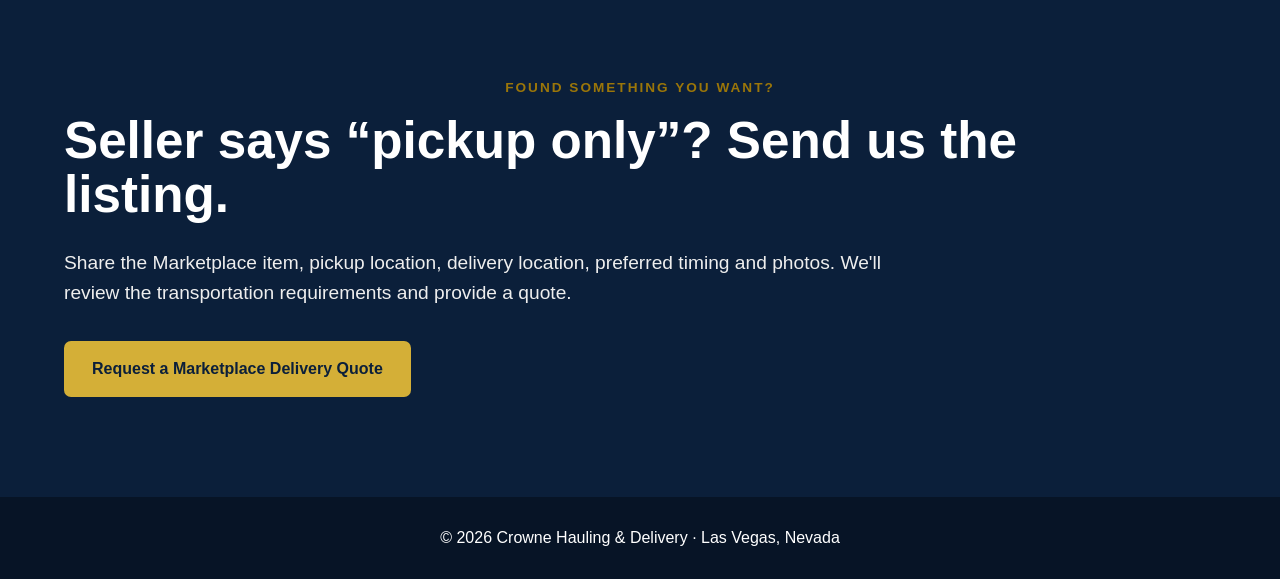
<file: marketplace-delivery-las-vegas.html>
<!DOCTYPE html>
<html lang="en">
<head>
    <meta charset="UTF-8">
    <meta name="viewport" content="width=device-width, initial-scale=1.0">

    <title>Marketplace Delivery Las Vegas | Crowne Hauling & Delivery</title>

    <meta name="description"
          content="Facebook Marketplace pickup and delivery in Las Vegas, Henderson and North Las Vegas. Crowne Hauling & Delivery handles pickup-only furniture, appliances and other large-item Marketplace purchases.">

    <link rel="stylesheet" href="css/style.css">
</head>

<body>

    <!-- HEADER -->
    <header class="site-header">
        <div class="nav-container">
            <a href="index.html" class="brand">
                Crowne Hauling & Delivery
            </a>

            <nav>
                <a href="index.html">Home</a>
                <a href="index.html#services">Services</a>
                <a href="index.html#projects">Recent Jobs</a>
                <a href="index.html#quote">Get a Quote</a>
            </nav>
        </div>
    </header>


    <!-- HERO -->
    <section class="service-hero marketplace-hero">
        <div class="service-hero-content">

            <p class="section-label">LAS VEGAS MARKETPLACE DELIVERY</p>

            <h1>
                Facebook Marketplace Pickup & Delivery in Las Vegas
            </h1>

            <p>
                Found the right couch, dresser, appliance, table or other large
                item online, but the seller says pickup only? Crowne Hauling &
                Delivery can handle the transportation.
            </p>

            <a href="index.html#quote" class="btn-primary">
                Get a Marketplace Delivery Quote
            </a>

        </div>
    </section>


    <!-- INTRO -->
    <section class="service-page-section">

        <div class="service-page-container">

            <p class="section-label">PICKUP ONLY? NO PROBLEM.</p>

            <h2>
                Buy the item you want without worrying about how to move it.
            </h2>

            <p class="service-lead">
                Crowne Hauling & Delivery helps Las Vegas buyers coordinate
                pickup and local delivery for bulky Marketplace purchases that
                are too large for a personal vehicle.
            </p>

        </div>

    </section>


    <!-- WHAT WE MOVE -->
    <section class="service-page-section service-page-alt">

        <div class="service-page-container">

            <p class="section-label">WHAT WE PICK UP</p>

            <h2>
                Marketplace delivery for the large items worth buying.
            </h2>

            <div class="service-feature-grid">

                <div class="service-feature">
                    <h3>Couches & Sectionals</h3>
                    <p>
                        Pickup and delivery for sofas, sectionals, loveseats
                        and other oversized seating purchased online.
                    </p>
                </div>

                <div class="service-feature">
                    <h3>Dressers & Bedroom Sets</h3>
                    <p>
                        Transportation for dressers, bed frames, nightstands,
                        headboards and other bedroom furniture.
                    </p>
                </div>

                <div class="service-feature">
                    <h3>Tables & Dining Sets</h3>
                    <p>
                        Pickup and delivery for dining tables, chairs, desks
                        and other large household furniture.
                    </p>
                </div>

                <div class="service-feature">
                    <h3>Appliances</h3>
                    <p>
                        Local transportation for refrigerators, washers,
                        dryers, stoves and other bulky appliances when the
                        job fits our equipment and capacity.
                    </p>
                </div>

                <div class="service-feature">
                    <h3>Multi-Item Purchases</h3>
                    <p>
                        Buying several pieces from the same seller? Ask about
                        coordinating them into one pickup and delivery.
                    </p>
                </div>

                <div class="service-feature">
                    <h3>Other Large Items</h3>
                    <p>
                        If the item is too large for your car, send us the
                        listing details and we'll review the transportation
                        requirements.
                    </p>
                </div>

            </div>

        </div>

    </section>


    <!-- HOW MARKETPLACE DELIVERY WORKS -->
    <section class="service-page-section">

        <div class="service-page-container">

            <p class="section-label">HOW IT WORKS</p>

            <h2>
                Marketplace pickup without the transportation headache.
            </h2>

            <div class="service-steps">

                <div class="service-step">
                    <span>1</span>
                    <h3>Send us the listing</h3>
                    <p>
                        Share the item, pickup location, delivery location,
                        preferred timing and any important access details.
                    </p>
                </div>

                <div class="service-step">
                    <span>2</span>
                    <h3>Coordinate with the seller</h3>
                    <p>
                        Confirm the seller's pickup availability so the
                        transportation window is clear before the job.
                    </p>
                </div>

                <div class="service-step">
                    <span>3</span>
                    <h3>We pick up and deliver</h3>
                    <p>
                        The item is loaded, secured and transported to your
                        delivery location.
                    </p>
                </div>

            </div>

        </div>

    </section>


    <!-- REAL CHAD JOBS -->
    <section class="service-page-section service-page-alt">

        <div class="service-page-container">

            <p class="section-label">REAL LOCAL DELIVERIES</p>

            <h2>
                The kinds of Marketplace-sized jobs CHAD handles.
            </h2>

            <div class="service-photo-grid">

                <figure>
                    <img src="images/dresser-delivery.jpeg"
                         alt="Furniture pickup and delivery by Crowne Hauling and Delivery in Las Vegas">
                    <figcaption>
                        Local furniture pickup and delivery
                    </figcaption>
                </figure>

                <figure>
                    <img src="images/furniture-truckload.jpeg"
                         alt="Crowne Hauling and Delivery truck loaded with multiple furniture items in Las Vegas">
                    <figcaption>
                        Multi-item local furniture delivery
                    </figcaption>
                </figure>

            </div>

        </div>

    </section>


    <!-- WHY CHAD -->
    <section class="service-page-section">

        <div class="service-page-container">

            <p class="section-label">WHY USE CHAD?</p>

            <h2>
                A local truck between the seller and your front door.
            </h2>

            <div class="service-feature-grid">

                <div class="service-feature">
                    <h3>Local Las Vegas Service</h3>
                    <p>
                        Pickup and delivery throughout the Las Vegas Valley,
                        including Henderson and North Las Vegas.
                    </p>
                </div>

                <div class="service-feature">
                    <h3>Large-Item Capability</h3>
                    <p>
                        Built for furniture, appliances and other purchases
                        that are difficult to transport in a standard vehicle.
                    </p>
                </div>

                <div class="service-feature">
                    <h3>Clear Job Details</h3>
                    <p>
                        Photos, measurements, pickup conditions and access
                        information help us evaluate the job accurately.
                    </p>
                </div>

            </div>

        </div>

    </section>


    <!-- SERVICE AREA -->
    <section class="service-page-section service-page-alt">

        <div class="service-page-container">

            <p class="section-label">SERVICE AREA</p>

            <h2>
                Marketplace pickup and delivery across the Las Vegas Valley.
            </h2>

            <p class="service-lead">
                Crowne Hauling & Delivery serves Marketplace buyers and sellers
                throughout Las Vegas, Henderson and North Las Vegas for
                qualifying local pickup and delivery jobs.
            </p>

        </div>

    </section>


    <!-- CTA -->
    <section class="service-cta">

        <div class="service-page-container">

            <p class="section-label">FOUND SOMETHING YOU WANT?</p>

            <h2>
                Seller says “pickup only”? Send us the listing.
            </h2>

            <p>
                Share the Marketplace item, pickup location, delivery location,
                preferred timing and photos. We'll review the transportation
                requirements and provide a quote.
            </p>

            <a href="index.html#quote" class="btn-primary">
                Request a Marketplace Delivery Quote
            </a>

        </div>

    </section>


    <!-- FOOTER -->
    <footer>
        <p>
            © 2026 Crowne Hauling & Delivery · Las Vegas, Nevada
        </p>
    </footer>

</body>
</html>
</file>
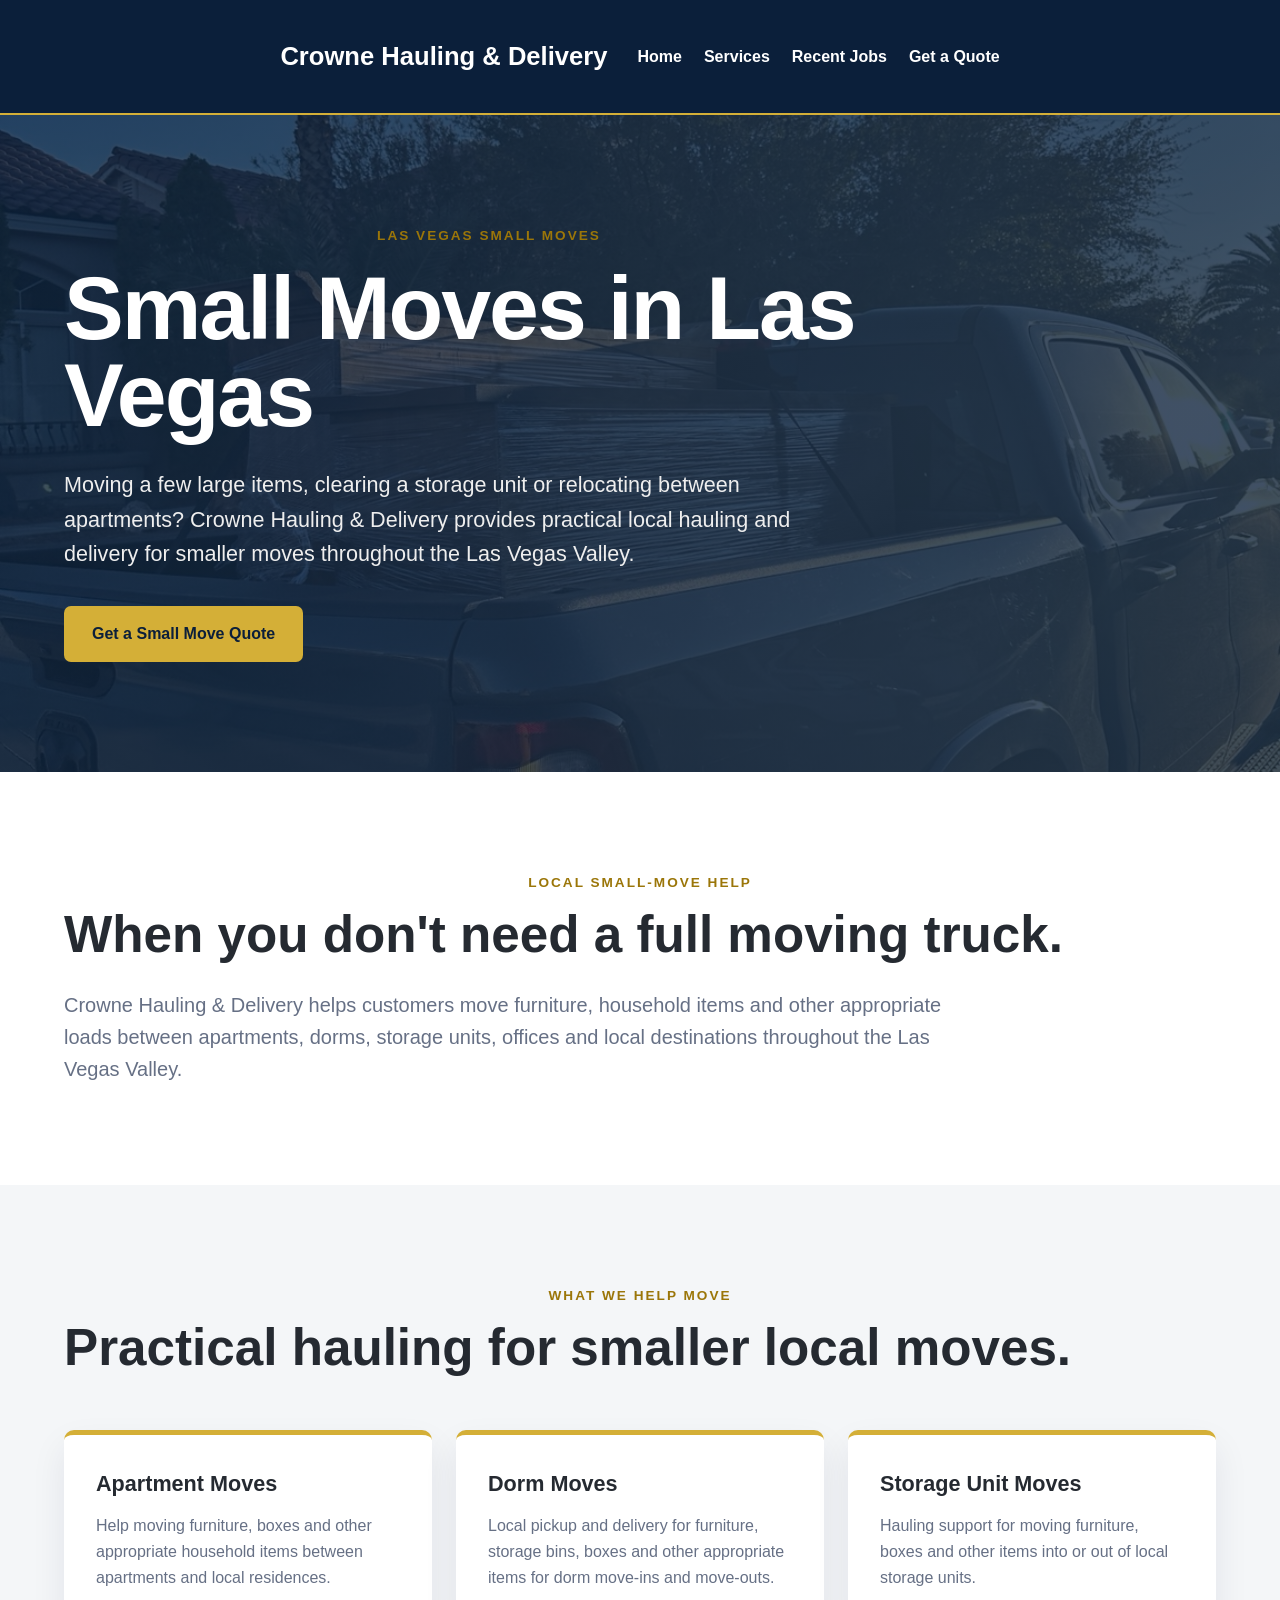
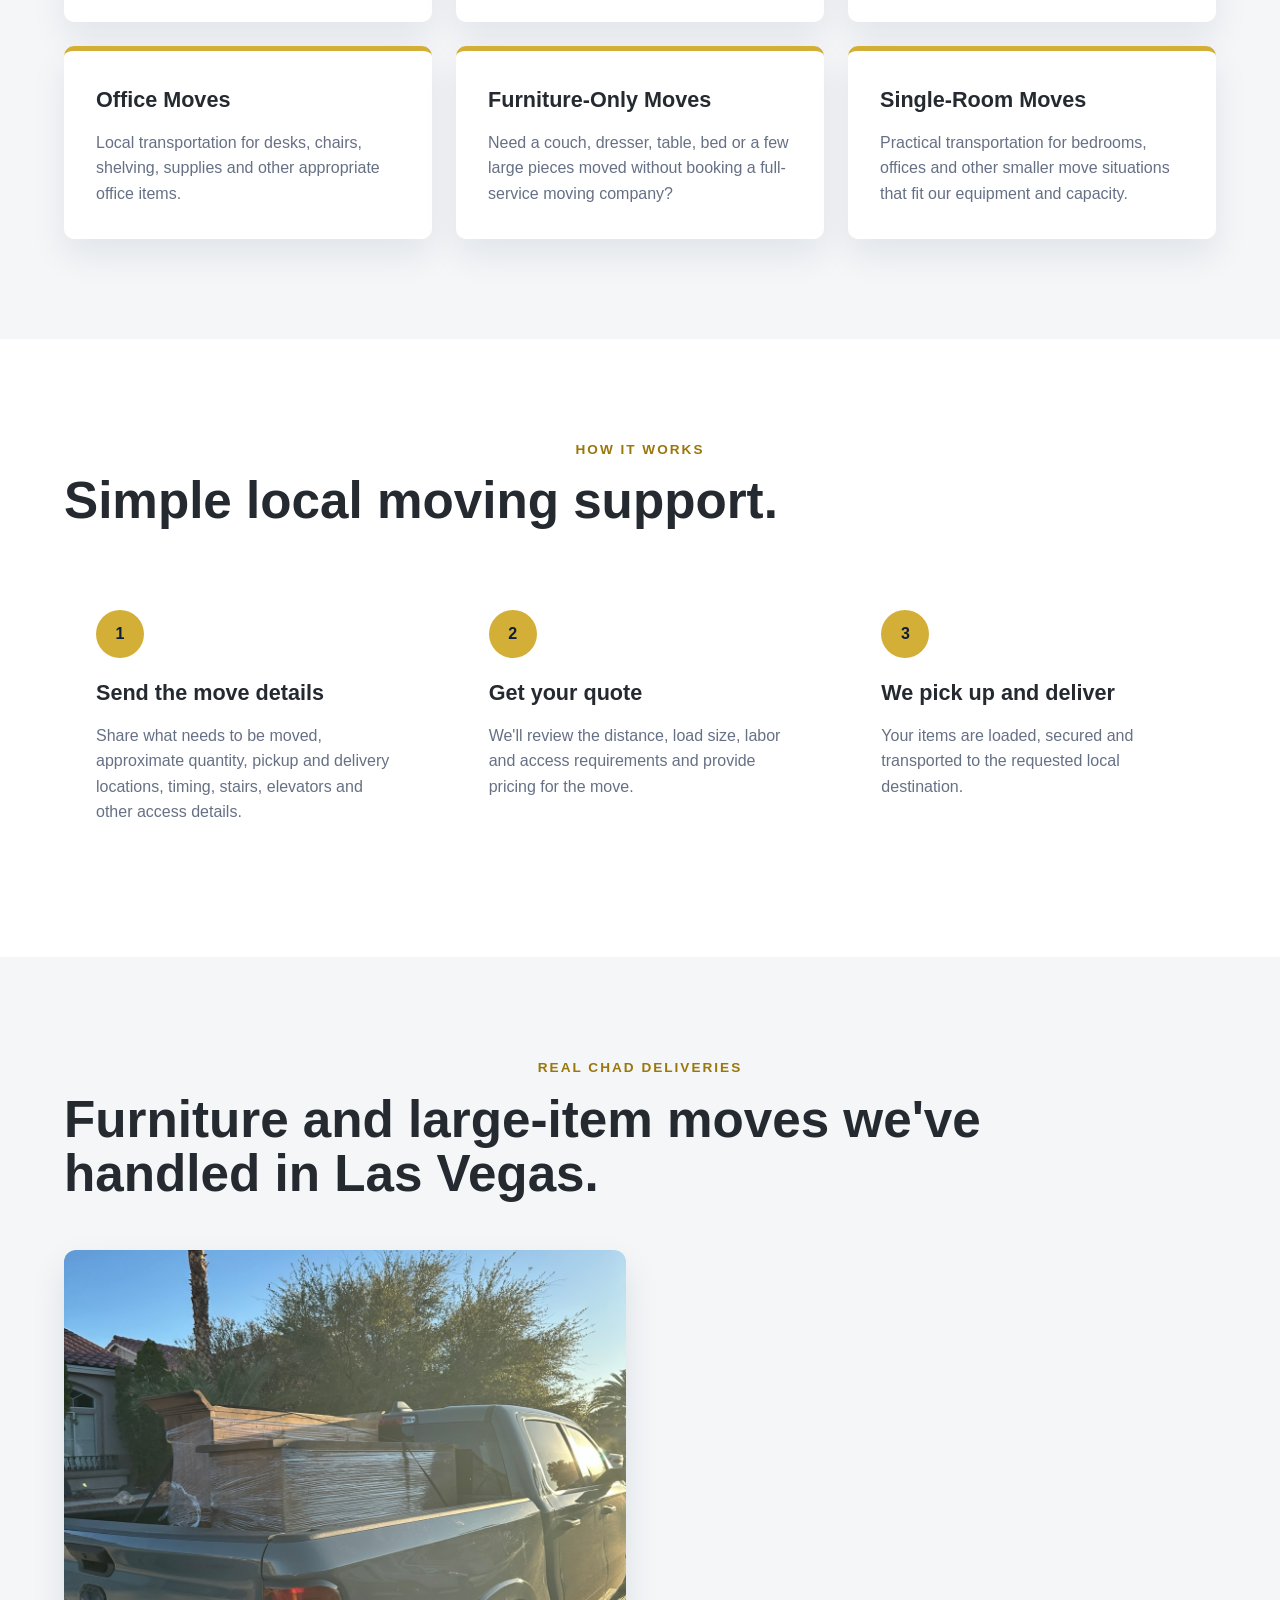
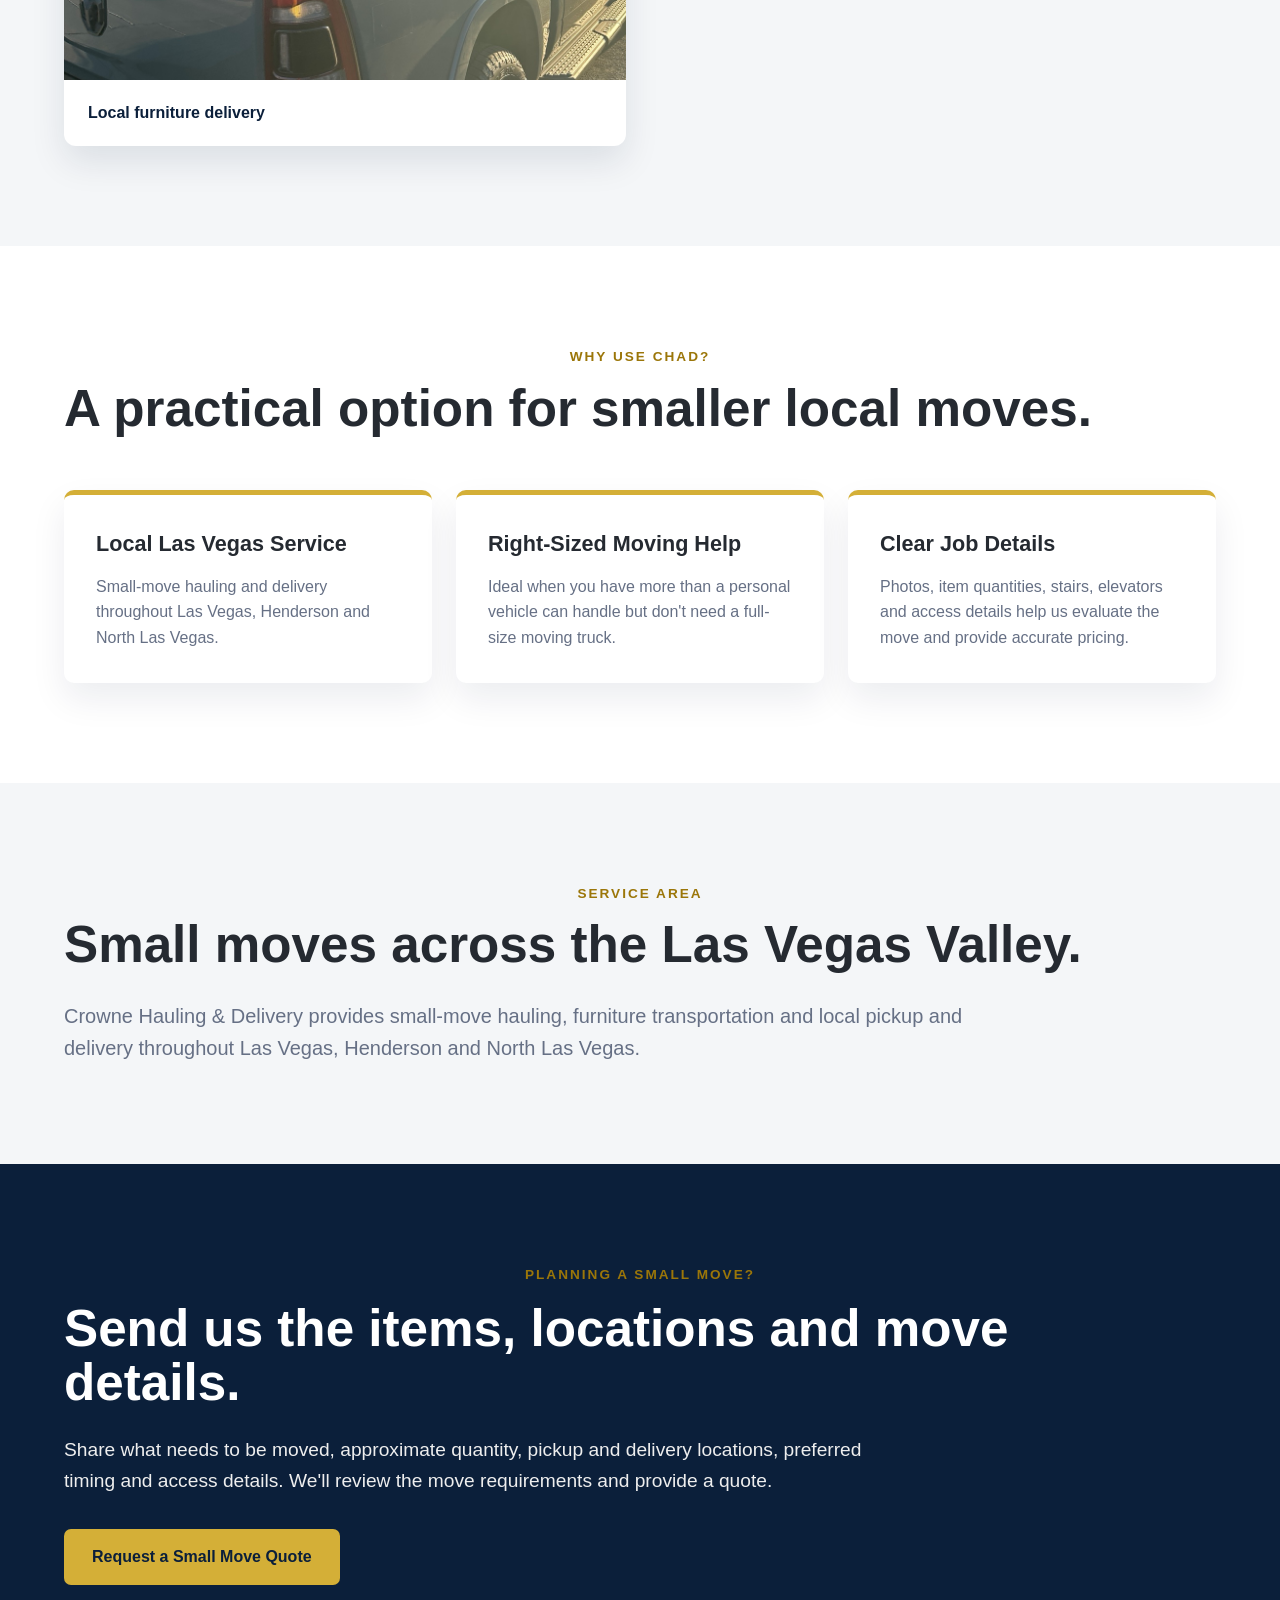
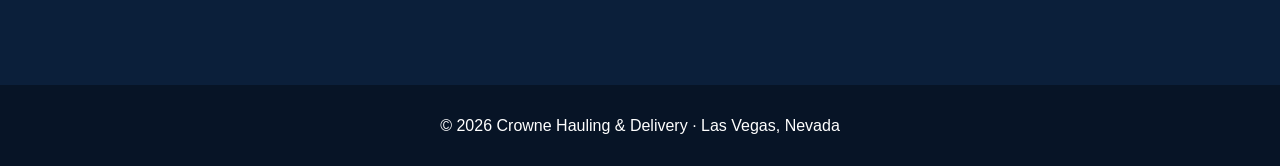
<file: small-moves-las-vegas.html>
<!DOCTYPE html>
<html lang="en">

<head>
    <meta charset="UTF-8">
    <meta name="viewport" content="width=device-width, initial-scale=1.0">

    <title>Small Moves Las Vegas | Crowne Hauling & Delivery</title>

    <meta name="description"
        content="Small moves in Las Vegas, Henderson and North Las Vegas. Crowne Hauling & Delivery provides local hauling and delivery for apartments, dorms, storage units, offices and smaller moves.">

    <link rel="stylesheet" href="css/style.css">
</head>

<body>

    <!-- HEADER -->
    <header class="site-header">
        <div class="nav-container">

            <a href="index.html" class="brand">
                Crowne Hauling & Delivery
            </a>

            <nav>
                <a href="index.html">Home</a>
                <a href="index.html#services">Services</a>
                <a href="index.html#projects">Recent Jobs</a>
                <a href="index.html#quote">Get a Quote</a>
            </nav>

        </div>
    </header>


    <!-- HERO -->
    <section class="service-hero small-moves-hero">

        <div class="service-hero-content">

            <p class="section-label">LAS VEGAS SMALL MOVES</p>

            <h1>
                Small Moves in Las Vegas
            </h1>

            <p>
                Moving a few large items, clearing a storage unit or relocating
                between apartments? Crowne Hauling & Delivery provides practical
                local hauling and delivery for smaller moves throughout the Las Vegas Valley.
            </p>

            <a href="index.html#quote" class="btn-primary">
                Get a Small Move Quote
            </a>

        </div>

    </section>


    <!-- INTRO -->
    <section class="service-page-section">

        <div class="service-page-container">

            <p class="section-label">LOCAL SMALL-MOVE HELP</p>

            <h2>
                When you don't need a full moving truck.
            </h2>

            <p class="service-lead">
                Crowne Hauling & Delivery helps customers move furniture,
                household items and other appropriate loads between apartments,
                dorms, storage units, offices and local destinations throughout
                the Las Vegas Valley.
            </p>

        </div>

    </section>


    <!-- WHAT WE MOVE -->
    <section class="service-page-section service-page-alt">

        <div class="service-page-container">

            <p class="section-label">WHAT WE HELP MOVE</p>

            <h2>
                Practical hauling for smaller local moves.
            </h2>

            <div class="service-feature-grid">

                <div class="service-feature">
                    <h3>Apartment Moves</h3>
                    <p>
                        Help moving furniture, boxes and other appropriate
                        household items between apartments and local residences.
                    </p>
                </div>

                <div class="service-feature">
                    <h3>Dorm Moves</h3>
                    <p>
                        Local pickup and delivery for furniture, storage bins,
                        boxes and other appropriate items for dorm move-ins and move-outs.
                    </p>
                </div>

                <div class="service-feature">
                    <h3>Storage Unit Moves</h3>
                    <p>
                        Hauling support for moving furniture, boxes and other
                        items into or out of local storage units.
                    </p>
                </div>

                <div class="service-feature">
                    <h3>Office Moves</h3>
                    <p>
                        Local transportation for desks, chairs, shelving,
                        supplies and other appropriate office items.
                    </p>
                </div>

                <div class="service-feature">
                    <h3>Furniture-Only Moves</h3>
                    <p>
                        Need a couch, dresser, table, bed or a few large pieces
                        moved without booking a full-service moving company?
                    </p>
                </div>

                <div class="service-feature">
                    <h3>Single-Room Moves</h3>
                    <p>
                        Practical transportation for bedrooms, offices and
                        other smaller move situations that fit our equipment and capacity.
                    </p>
                </div>

            </div>

        </div>

    </section>


    <!-- HOW IT WORKS -->
    <section class="service-page-section">

        <div class="service-page-container">

            <p class="section-label">HOW IT WORKS</p>

            <h2>
                Simple local moving support.
            </h2>

            <div class="service-steps">

                <div class="service-step">
                    <span>1</span>
                    <h3>Send the move details</h3>
                    <p>
                        Share what needs to be moved, approximate quantity,
                        pickup and delivery locations, timing, stairs, elevators
                        and other access details.
                    </p>
                </div>

                <div class="service-step">
                    <span>2</span>
                    <h3>Get your quote</h3>
                    <p>
                        We'll review the distance, load size, labor and access
                        requirements and provide pricing for the move.
                    </p>
                </div>

                <div class="service-step">
                    <span>3</span>
                    <h3>We pick up and deliver</h3>
                    <p>
                        Your items are loaded, secured and transported to the
                        requested local destination.
                    </p>
                </div>

            </div>

        </div>

    </section>


    <!-- REAL CHAD JOBS -->
    <section class="service-page-section service-page-alt">

        <div class="service-page-container">

            <p class="section-label">REAL CHAD DELIVERIES</p>

            <h2>
                Furniture and large-item moves we've handled in Las Vegas.
            </h2>

            <div class="service-photo-grid">

                <figure>
                    <img
                        src="images/dresser-delivery.jpeg"
                        alt="Furniture delivery by Crowne Hauling and Delivery in Las Vegas">

                    <figcaption>
                        Local furniture delivery
                    </figcaption>
                </figure>

            </div>

        </div>

    </section>


    <!-- WHY CHAD -->
    <section class="service-page-section">

        <div class="service-page-container">

            <p class="section-label">WHY USE CHAD?</p>

            <h2>
                A practical option for smaller local moves.
            </h2>

            <div class="service-feature-grid">

                <div class="service-feature">
                    <h3>Local Las Vegas Service</h3>
                    <p>
                        Small-move hauling and delivery throughout Las Vegas,
                        Henderson and North Las Vegas.
                    </p>
                </div>

                <div class="service-feature">
                    <h3>Right-Sized Moving Help</h3>
                    <p>
                        Ideal when you have more than a personal vehicle can
                        handle but don't need a full-size moving truck.
                    </p>
                </div>

                <div class="service-feature">
                    <h3>Clear Job Details</h3>
                    <p>
                        Photos, item quantities, stairs, elevators and access
                        details help us evaluate the move and provide accurate pricing.
                    </p>
                </div>

            </div>

        </div>

    </section>


    <!-- SERVICE AREA -->
    <section class="service-page-section service-page-alt">

        <div class="service-page-container">

            <p class="section-label">SERVICE AREA</p>

            <h2>
                Small moves across the Las Vegas Valley.
            </h2>

            <p class="service-lead">
                Crowne Hauling & Delivery provides small-move hauling,
                furniture transportation and local pickup and delivery throughout
                Las Vegas, Henderson and North Las Vegas.
            </p>

        </div>

    </section>


    <!-- CTA -->
    <section class="service-cta">

        <div class="service-page-container">

            <p class="section-label">PLANNING A SMALL MOVE?</p>

            <h2>
                Send us the items, locations and move details.
            </h2>

            <p>
                Share what needs to be moved, approximate quantity, pickup and
                delivery locations, preferred timing and access details.
                We'll review the move requirements and provide a quote.
            </p>

            <a href="index.html#quote" class="btn-primary">
                Request a Small Move Quote
            </a>

        </div>

    </section>


    <!-- FOOTER -->
    <footer>
        <p>
            © 2026 Crowne Hauling & Delivery · Las Vegas, Nevada
        </p>
    </footer>

</body>
</html>
</file>
<file: css/style.css>
:root {
    --navy: #0b1f3a;
    --deep-navy: #071426;
    --charcoal: #252a31;
    --gold: #d4af37;
    --light-gold: #f0cf69;
    --white: #ffffff;
    --light-gray: #f4f6f8;
    --gray: #667085;
}

* {
    box-sizing: border-box;
    margin: 0;
    padding: 0;
}

html {
    scroll-behavior: smooth;
}

body {
    font-family: Arial, Helvetica, sans-serif;
    background: var(--white);
    color: var(--charcoal);
    line-height: 1.6;
}

header {
    min-height: 80px;
    padding: 18px 5%;
    display: flex;
    align-items: center;
    justify-content: space-between;
    gap: 30px;
    background: var(--navy);
    border-bottom: 2px solid var(--gold);
}

.site-name {
    color: var(--white);
    font-size: clamp(1.25rem, 3vw, 2rem);
    font-weight: 700;
}

nav {
    display: flex;
    flex-wrap: wrap;
    gap: 22px;
}

nav a {
    color: var(--white);
    font-weight: 700;
    text-decoration: none;
}

nav a:hover {
    color: var(--light-gold);
}

.hero {
    min-height: 620px;
    padding: 110px 5%;
    display: flex;
    flex-direction: column;
    justify-content: center;
    color: var(--white);
    background:
        linear-gradient(
            90deg,
            rgba(11, 31, 58, 0.96) 0%,
            rgba(11, 31, 58, 0.78) 38%,
            rgba(11, 31, 58, 0.28) 68%,
            rgba(11, 31, 58, 0.08) 100%
        ),
        url("../images/Hero-truck.png") 58% center / cover no-repeat;
}

.hero h1 {
    max-width: 900px;
    margin-bottom: 24px;
    font-size: clamp(2.6rem, 7vw, 5.4rem);
    line-height: 1;
    letter-spacing: -2px;
}

.hero p {
    max-width: 850px;
    color: #eeeeee;
    font-size: clamp(1.05rem, 2vw, 1.35rem);
}

.hero-buttons {
    display: flex;
    flex-wrap: wrap;
    gap: 16px;
    margin-top: 34px;
}

.hero-buttons a {
    min-height: 54px;
    padding: 14px 26px;
    display: inline-flex;
    align-items: center;
    justify-content: center;
    border: 2px solid transparent;
    border-radius: 5px;
    font-size: 1rem;
    font-weight: 800;
    text-decoration: none;
    transition: transform 0.2s ease, background 0.2s ease;
}

.hero-buttons a:hover {
    transform: translateY(-3px);
}

.primary-button {
    background: var(--gold);
    color: var(--navy);
}

.primary-button:hover {
    background: var(--light-gold);
}

.secondary-button {
    border-color: var(--white) !important;
    color: var(--white);
}

.secondary-button:hover {
    background: var(--white);
    color: var(--navy);
}

.services-section {
    min-height: auto;
    padding: 90px 5%;
    background: #f5f5f2;
    color: var(--charcoal);
}

.services-container {
    width: min(1120px, 100%);
    margin: 0 auto;
}

.section-label {
    margin-bottom: 12px;
    color: #9b7609;
    font-size: 0.85rem;
    font-weight: 900;
    letter-spacing: 2px;
    text-align: center;
    text-transform: uppercase;
}

.section-title {
    max-width: 760px;
    margin: 0 auto 18px;
    color: var(--charcoal);
    font-size: clamp(2.1rem, 5vw, 3.4rem);
    line-height: 1.08;
    text-align: center;
}

.section-intro {
    max-width: 760px;
    margin: 0 auto 48px;
    color: var(--gray);
    font-size: 1.05rem;
    text-align: center;
}

.services-grid {
    display: grid;
    grid-template-columns: repeat(3, 1fr);
    gap: 22px;
}

.service-card {
    min-height: 250px;
    padding: 30px;
    background: var(--white);
    border-top: 4px solid var(--gold);
    border-radius: 8px;
    box-shadow: 0 15px 35px rgba(0, 0, 0, 0.08);
    transition: transform 0.2s ease, box-shadow 0.2s ease;
}

.service-card:hover {
    transform: translateY(-6px);
    box-shadow: 0 22px 48px rgba(0, 0, 0, 0.13);
}

.service-card span {
    display: block;
    margin-bottom: 20px;
    color: var(--gold);
    font-size: 1.5rem;
    font-weight: 900;
}

.service-card h3 {
    margin-bottom: 12px;
    color: var(--charcoal);
    font-size: 1.35rem;
}

.service-card p {
    color: var(--gray);
    font-size: 0.98rem;
}

.why-section {
    min-height: auto;
    padding: 100px 5%;
    background: var(--white);
    color: var(--charcoal);
}

.why-container {
    width: min(1120px, 100%);
    margin: 0 auto;
    display: grid;
    grid-template-columns: 1.05fr 0.95fr;
    align-items: center;
    gap: 70px;
}

.left-label {
    text-align: left;
}

.why-content h2 {
    max-width: 650px;
    margin-bottom: 20px;
    color: var(--charcoal);
    font-size: clamp(2.2rem, 5vw, 3.5rem);
    line-height: 1.08;
}

.why-content > p {
    max-width: 670px;
    margin-bottom: 28px;
    color: var(--gray);
    font-size: 1.05rem;
}

.why-list {
    list-style: none;
}

.why-list li {
    padding: 14px 0;
    border-bottom: 1px solid #dddddd;
    font-weight: 800;
}

.why-list li::before {
    content: "✓";
    margin-right: 12px;
    color: var(--gold);
    font-size: 1.1rem;
    font-weight: 900;
}

.quote-card {
    padding: 46px;
    background: var(--navy);
    color: var(--white);
    border-radius: 10px;
    box-shadow: 18px 18px 0 var(--gold);
}

.quote-label {
    margin-bottom: 12px;
    color: var(--gold);
    font-size: 0.82rem;
    font-weight: 900;
    letter-spacing: 2px;
    text-transform: uppercase;
}

.quote-card h3 {
    margin-bottom: 16px;
    font-size: 2rem;
    line-height: 1.1;
}

.quote-card > p:not(.quote-label) {
    margin-bottom: 25px;
    color: #d3d3d3;
}

.quote-card .primary-button {
    display: inline-block;
    margin-top: 10px;
    padding: 14px 28px;
    background: var(--gold);
    color: var(--navy);
    text-decoration: none;
    font-weight: 700;
    border-radius: 10px;
    transition: 0.3s;
}

.quote-card .primary-button:hover {
    transform: translateY(-2px);
    opacity: 0.9;
}

.projects-section {
    min-height: auto;
    padding: 95px 5%;
    background: var(--light-gray);
    color: var(--charcoal);
}

.projects-container {
    width: min(1120px, 100%);
    margin: 0 auto;
}

.projects-grid {
    display: grid;
    grid-template-columns: repeat(3, 1fr);
    gap: 24px;
}

.project-card {
    overflow: hidden;
    background: var(--white);
    border-radius: 10px;
    box-shadow: 0 16px 38px rgba(7, 20, 38, 0.11);
    transition: transform 0.25s ease, box-shadow 0.25s ease;
}

.project-card:hover {
    transform: translateY(-7px);
    box-shadow: 0 24px 50px rgba(7, 20, 38, 0.18);
}

.project-image {
    min-height: 245px;
    background-position: center;
    background-size: cover;
    transition: transform 0.35s ease;
}

.project-card:hover .project-image {
    transform: scale(1.04);
}

.project-one {
    background-image:
        linear-gradient(rgba(11, 31, 58, 0.12), rgba(11, 31, 58, 0.12)),
        url("../images/tv-delivery.jpeg");
}

.project-two {
    background-image:
        linear-gradient(rgba(11, 31, 58, 0.12), rgba(11, 31, 58, 0.12)),
        url("../images/commercial-pallet.jpeg");
}

.project-three {
    background-image:
        linear-gradient(rgba(11, 31, 58, 0.12), rgba(11, 31, 58, 0.12)),
        url("../images/furniture-truckload.jpeg");
}

.project-four {
    background-image:
        linear-gradient(rgba(11, 31, 58, 0.12), rgba(11, 31, 58, 0.12)),
     url("../images/drywall loaded 2.jpeg");
}

.project-five {
    background-image:
        linear-gradient(rgba(11, 31, 58, 0.12), rgba(11, 31, 58, 0.12)),
    url("../images/dresser-delivery.jpeg");
}



.project-content {
    padding: 26px;
}

.project-type {
    margin-bottom: 9px;
    color: #9b7609;
    font-size: 0.76rem;
    font-weight: 900;
    letter-spacing: 1.7px;
    text-transform: uppercase;
}

.project-content h3 {
    margin-bottom: 11px;
    color: var(--navy);
    font-size: 1.35rem;
}

.project-content > p:last-child {
    color: var(--gray);
    font-size: 0.96rem;
}

.reviews {
    min-height: auto;
    padding: 95px 5%;
    background: var(--navy);
    color: var(--white);
}

.reviews .section-title {
    max-width: 820px;
    margin: 0 auto 45px;
    text-align: center;
}

.reviews .section-title span {
    display: block;
    margin-bottom: 12px;
    color: var(--gold);
    font-size: 0.84rem;
    font-weight: 900;
    letter-spacing: 2px;
    text-transform: uppercase;
}

.reviews .section-title h2 {
    margin-bottom: 18px;
    color: var(--white);
    font-size: clamp(2.2rem, 5vw, 3.5rem);
    line-height: 1.08;
}

.reviews .section-title p {
    max-width: 760px;
    margin: 0 auto;
    color: #d8e0eb;
    font-size: 1.05rem;
}

.review-box {
    width: min(820px, 100%);
    margin: 0 auto 45px;
    padding: 42px;
    background: var(--white);
    color: var(--charcoal);
    border-radius: 10px;
    text-align: center;
    box-shadow: 18px 18px 0 var(--gold);
}

.stars {
    margin-bottom: 18px;
    color: var(--gold);
    font-size: 2rem;
    letter-spacing: 5px;
}

.review-box blockquote {
    max-width: 680px;
    margin: 0 auto 28px;
    color: var(--charcoal);
    font-size: clamp(1.2rem, 3vw, 1.55rem);
    font-weight: 700;
    line-height: 1.55;
}

.review-box .primary-button {
    display: inline-block;
    padding: 15px 30px;
    background: var(--gold);
    color: var(--deep-navy);
    border-radius: 10px;
    font-weight: 800;
    text-decoration: none;
    transition: transform 0.2s ease, box-shadow 0.2s ease;
}

.review-box .primary-button:hover {
    transform: translateY(-3px);
    box-shadow: 0 10px 22px rgba(7, 20, 38, 0.25);
}

.trust-grid {
    width: min(1000px, 100%);
    margin: 0 auto;
    display: grid;
    grid-template-columns: repeat(3, 1fr);
    gap: 16px;
}

.trust-grid div {
    padding: 18px;
    background: rgba(255, 255, 255, 0.08);
    border: 1px solid rgba(212, 175, 55, 0.45);
    border-radius: 8px;
    color: var(--white);
    font-weight: 800;
    text-align: center;
}

.quote-section {
    min-height: auto;
    padding: 100px 5%;
    background: var(--white);
    color: var(--charcoal);
}

.quote-container {
    width: min(1120px, 100%);
    margin: 0 auto;
    display: grid;
    grid-template-columns: 0.9fr 1.1fr;
    align-items: start;
    gap: 70px;
}

.quote-intro {
    position: sticky;
    top: 40px;
}

.quote-kicker {
    margin-bottom: 14px;
    color: #9b7609;
    font-size: 0.84rem;
    font-weight: 900;
    letter-spacing: 2px;
    text-transform: uppercase;
}

.quote-intro h2 {
    margin-bottom: 20px;
    color: var(--navy);
    font-size: clamp(2.25rem, 5vw, 3.6rem);
    line-height: 1.08;
}

.quote-description {
    margin-bottom: 30px;
    color: var(--gray);
    font-size: 1.05rem;
}

.quote-benefits {
    display: grid;
    grid-template-columns: repeat(2, 1fr);
    gap: 14px;
    margin-bottom: 34px;
}

.quote-benefits div {
    padding: 15px;
    background: var(--light-gray);
    border-left: 4px solid var(--gold);
    border-radius: 6px;
    color: var(--navy);
    font-weight: 800;
}

.quote-benefits span {
    margin-right: 7px;
    color: var(--gold);
}

.direct-contact {
    padding-top: 23px;
    border-top: 1px solid #d7dce3;
}

.direct-contact p {
    color: var(--gray);
}

.direct-contact a {
    color: var(--navy);
    font-size: 1.2rem;
    font-weight: 900;
    text-decoration: underline;
    text-decoration-color: var(--gold);
    text-decoration-thickness: 3px;
    text-underline-offset: 5px;
}

.quote-form {
    padding: 38px;
    background: var(--navy);
    border-radius: 12px;
    box-shadow: 18px 18px 0 var(--gold);
}

.form-row {
    display: grid;
    grid-template-columns: repeat(2, minmax(0, 1fr));
    gap: 17px 32px;
}

.form-group {
    min-width: 0;
    margin-bottom: 18px;
}

.form-group label {
    display: block;
    margin-bottom: 7px;
    color: var(--white);
    font-size: 0.84rem;
    font-weight: 800;
}

.form-group input,
.form-group select,
.form-group textarea {
    width: 100%;
    padding: 14px;
    background: var(--white);
    border: 1px solid #cbd3df;
    border-radius: 7px;
    color: var(--charcoal);
    outline: none;
}

.form-group input:focus,
.form-group select:focus,
.form-group textarea:focus {
    border-color: var(--gold);
    box-shadow: 0 0 0 4px rgba(212, 175, 55, 0.18);
}

.form-group textarea {
    min-height: 145px;
    resize: vertical;
}

.consent-row {
    margin: 3px 0 22px;
    display: flex;
    align-items: flex-start;
    gap: 11px;
    color: #d8e0eb;
    font-size: 0.84rem;
    cursor: pointer;
}

.consent-row input {
    width: 18px;
    height: 18px;
    margin-top: 2px;
    flex: 0 0 auto;
    accent-color: var(--gold);
}

.quote-submit {
    width: 100%;
    min-height: 56px;
    padding: 14px 24px;
    background: var(--gold);
    border: 0;
    border-radius: 9px;
    color: var(--deep-navy);
    font-weight: 900;
    cursor: pointer;
    transition: transform 0.2s ease, background 0.2s ease, box-shadow 0.2s ease;
}

.quote-submit:hover {
    background: var(--light-gold);
    transform: translateY(-3px);
    box-shadow: 0 10px 22px rgba(0, 0, 0, 0.25);
}

.quote-submit:disabled {
    cursor: not-allowed;
    opacity: 0.7;
    transform: none;
}

.form-disclaimer {
    margin-top: 15px;
    color: #bfc9d7;
    font-size: 0.74rem;
    line-height: 1.5;
    text-align: center;
}

.form-status {
    min-height: 24px;
    margin-top: 16px;
    padding: 0;
    font-weight: 800;
    line-height: 1.5;
    text-align: center;
}

.form-status.error {
    padding: 14px;
    background: rgba(180, 30, 30, 0.18);
    border: 1px solid #ff8a8a;
    border-radius: 8px;
    color: #ffd4d4;
}

.form-status.success {
    padding: 32px 26px;
    background: #233a59;
    border: 1px solid var(--gold);
    border-radius: 12px;
    color: var(--white);
    text-align: center;
}

.success-message {
    max-width: 620px;
    margin: 0 auto;
}

.success-icon {
    width: 58px;
    height: 58px;
    margin: 0 auto 18px;
    display: flex;
    align-items: center;
    justify-content: center;
    background: var(--gold);
    border-radius: 50%;
    color: var(--navy);
    font-size: 2rem;
    font-weight: 900;
}

.form-status.success h3 {
    margin: 0 0 18px;
    color: var(--gold);
    font-size: clamp(1.8rem, 5vw, 2.5rem);
    line-height: 1.15;
}

.form-status.success p {
    margin: 14px auto;
    color: var(--white);
    font-size: 1.05rem;
    font-weight: 500;
    line-height: 1.65;
}

.form-status.success .success-lead {
    font-size: 1.18rem;
    font-weight: 800;
}

.success-contact {
    margin: 25px 0;
    padding: 18px;
    background: rgba(255, 255, 255, 0.08);
    border-radius: 9px;
}

.success-contact span {
    display: block;
    margin-bottom: 7px;
    color: var(--white);
    font-size: 1rem;
    font-weight: 800;
}

.success-contact a {
    display: inline-block;
    color: var(--gold);
    font-size: 1.2rem;
    font-weight: 900;
    line-height: 1.4;
    text-decoration: none;
}

.success-contact a:hover {
    text-decoration: underline;
}

.success-closing {
    max-width: 540px;
    font-size: 0.98rem !important;
}

.success-closing strong {
    color: var(--gold);
}

@media (max-width: 900px) {
    .quote-container {
        grid-template-columns: 1fr;
    }

    .quote-intro {
        position: static;
    }
}

@media (max-width: 850px) {
    .services-grid,
    .projects-grid {
        grid-template-columns: repeat(2, 1fr);
    }

    .why-container {
        grid-template-columns: 1fr;
    }

    .quote-card {
        max-width: 650px;
    }
}

@media (max-width: 760px) {
    .trust-grid {
        grid-template-columns: repeat(2, 1fr);
    }
}

@media (max-width: 700px) {
    header {
        align-items: flex-start;
        flex-direction: column;
    }

    nav {
        gap: 15px;
    }

    .hero {
        min-height: 560px;
        padding-top: 80px;
        padding-bottom: 80px;
    }
}

@media (max-width: 560px) {
    .hero-buttons,
    .hero-buttons a {
        width: 100%;
    }

    .services-section,
    .projects-section,
    .reviews,
    .quote-section {
        padding: 72px 5%;
    }

    .why-section {
        padding: 75px 5%;
    }

    .services-grid,
    .projects-grid,
    .trust-grid,
    .quote-benefits,
    .form-row {
        grid-template-columns: 1fr;
    }

    .quote-card,
    .review-box,
    .quote-form {
        padding: 30px 22px;
        box-shadow: 10px 10px 0 var(--gold);
    }

    .form-status.success {
        padding: 26px 18px;
    }

    .success-contact a {
        font-size: 1.05rem;
    }
}
/* FOOTER */
.site-footer {
    padding: 70px 5% 25px;
    background: var(--deep-navy);
    color: var(--white);
    border-top: 4px solid var(--gold);
}

.footer-container {
    width: min(1120px, 100%);
    margin: 0 auto 45px;
    display: grid;
    grid-template-columns: 1.4fr 1fr 1fr;
    gap: 50px;
}

.site-footer h2,
.site-footer h3 {
    margin-bottom: 14px;
    color: var(--white);
}

.site-footer p {
    color: #c8d1de;
}

.footer-contact {
    display: flex;
    flex-direction: column;
    align-items: flex-start;
}

.footer-contact a {
    margin-bottom: 12px;
    color: var(--gold);
    font-weight: 800;
    text-decoration: none;
}

.footer-contact a:hover {
    color: var(--light-gold);
    text-decoration: underline;
}

.footer-bottom {
    width: min(1120px, 100%);
    margin: 0 auto;
    padding-top: 22px;
    border-top: 1px solid rgba(255, 255, 255, 0.18);
    text-align: center;
}

.footer-bottom p {
    font-size: 0.85rem;
}

@media (max-width: 760px) {
    .footer-container {
        grid-template-columns: 1fr;
        gap: 32px;
    }
}

/* ================================
   FURNITURE DELIVERY SERVICE PAGE
================================ */

.site-header {
    background: var(--navy);
    border-bottom: 2px solid var(--gold);
}

.nav-container {
    max-width: 1400px;
    margin: 0 auto;
    padding: 18px 5%;
    display: flex;
    align-items: center;
    justify-content: space-between;
    gap: 30px;
}

.brand {
    color: var(--white);
    text-decoration: none;
    font-size: clamp(1.3rem, 2vw, 2rem);
    font-weight: 800;
}

.service-hero {
    min-height: 620px;
    padding: 110px 5%;
    display: flex;
    align-items: center;
    color: var(--white);
    background:
        linear-gradient(
            90deg,
            rgba(11, 31, 58, 0.96) 0%,
            rgba(11, 31, 58, 0.82) 42%,
            rgba(11, 31, 58, 0.30) 72%,
            rgba(11, 31, 58, 0.10) 100%
        ),
        url("../images/furniture-truckload.jpeg") center / cover no-repeat;
}

.service-hero-content {
    max-width: 850px;
}

.service-hero h1 {
    font-size: clamp(3rem, 7vw, 6rem);
    line-height: 0.98;
    margin: 18px 0 28px;
    letter-spacing: -2px;
}

.service-hero p:not(.section-label) {
    max-width: 760px;
    font-size: clamp(1.1rem, 2vw, 1.35rem);
    margin-bottom: 34px;
    color: #eeeeee;
}

.btn-primary {
    display: inline-flex;
    align-items: center;
    justify-content: center;
    min-height: 56px;
    padding: 15px 28px;
    background: var(--gold);
    color: var(--navy);
    text-decoration: none;
    font-weight: 800;
    border-radius: 7px;
}

.btn-primary:hover {
    background: var(--light-gold);
}

.service-page-section {
    padding: 100px 5%;
}

.service-page-alt {
    background: var(--light-gray);
}

.service-page-container {
    max-width: 1250px;
    margin: 0 auto;
}

.service-page-container h2 {
    max-width: 950px;
    font-size: clamp(2.3rem, 5vw, 4.6rem);
    line-height: 1.05;
    margin: 14px 0 28px;
}

.service-lead {
    max-width: 900px;
    font-size: 1.25rem;
    color: var(--gray);
}

.service-feature-grid {
    margin-top: 55px;
    display: grid;
    grid-template-columns: repeat(3, 1fr);
    gap: 24px;
}

.service-feature {
    background: var(--white);
    padding: 32px;
    border-top: 5px solid var(--gold);
    border-radius: 10px;
    box-shadow: 0 16px 35px rgba(11, 31, 58, 0.08);
}

.service-feature h3 {
    margin-bottom: 12px;
    font-size: 1.35rem;
}

.service-feature p {
    color: var(--gray);
}

.service-photo-grid {
    margin-top: 50px;
    display: grid;
    grid-template-columns: repeat(2, 1fr);
    gap: 28px;
}

.service-photo-grid figure {
    margin: 0;
    background: var(--white);
    border-radius: 12px;
    overflow: hidden;
    box-shadow: 0 16px 35px rgba(11, 31, 58, 0.10);
}

.service-photo-grid img {
    width: 100%;
    height: 430px;
    object-fit: cover;
    display: block;
}

.service-photo-grid figcaption {
    padding: 20px 24px;
    font-weight: 800;
    color: var(--navy);
}

.service-steps {
    margin-top: 50px;
    display: grid;
    grid-template-columns: repeat(3, 1fr);
    gap: 26px;
}

.service-step {
    background: var(--white);
    padding: 32px;
    border-radius: 10px;
}

.service-step span {
    display: inline-flex;
    width: 48px;
    height: 48px;
    align-items: center;
    justify-content: center;
    background: var(--gold);
    color: var(--navy);
    border-radius: 50%;
    font-weight: 900;
    margin-bottom: 18px;
}

.service-step h3 {
    font-size: 1.35rem;
    margin-bottom: 12px;
}

.service-step p {
    color: var(--gray);
}

.service-cta {
    padding: 100px 5%;
    background: var(--navy);
    color: var(--white);
}

.service-cta h2 {
    max-width: 1000px;
    font-size: clamp(2.5rem, 5vw, 4.8rem);
    line-height: 1.05;
    margin: 16px 0 26px;
}

.service-cta p:not(.section-label) {
    max-width: 850px;
    font-size: 1.2rem;
    color: #eeeeee;
    margin-bottom: 32px;
}

footer {
    background: #071426;
    color: var(--white);
    text-align: center;
    padding: 28px 5%;
}

@media (max-width: 900px) {
    .nav-container {
        align-items: flex-start;
        flex-direction: column;
    }

    .service-feature-grid,
    .service-steps {
        grid-template-columns: 1fr;
    }

    .service-photo-grid {
        grid-template-columns: 1fr;
    }

    .service-hero {
        min-height: 540px;
        padding-top: 90px;
        padding-bottom: 90px;
    }
}

@media (max-width: 600px) {
    .service-page-section,
    .service-cta {
        padding: 72px 5%;
    }

    .service-photo-grid img {
        height: 300px;
    }

    .service-hero h1 {
        font-size: clamp(2.7rem, 13vw, 4rem);
    }
}

.service-page-container h2 {
    font-size: clamp(2.2rem, 4vw, 4rem);
    max-width: 1050px;
}

/* Marketplace Delivery Page Hero */
.marketplace-hero {
    background-image:
        linear-gradient(rgba(11, 31, 58, 0.78), rgba(11, 31, 58, 0.78)),
        url("../images/dresser-delivery.jpeg");
}

.appliance-hero {
    background-image:
        linear-gradient(rgba(11, 31, 58, 0.78), rgba(11, 31, 58, 0.78)),
        url("../images/loading-fridge-solo.jpeg");
}

/* Contractor Delivery Page Hero */
.contractor-hero {
    background-image:
        linear-gradient(rgba(11, 31, 58, 0.78), rgba(11, 31, 58, 0.78)),
        url("../images/commercial-pallet.jpeg");
}

/* Small Moves Page Hero */
.small-moves-hero {
    background-image:
        linear-gradient(rgba(11, 31, 58, 0.78), rgba(11, 31, 58, 0.78)),
        url("../images/dresser-delivery.jpeg");
}

/* Junk Removal Page Hero */
.junk-hero {
    background-image:
        linear-gradient(rgba(11, 31, 58, 0.78), rgba(11, 31, 58, 0.78)),
        url("../images/furniture-truckload.jpeg");
}

.service-link {
    display: inline-block;
    margin-top: 18px;
    color: var(--gold);
    font-weight: 700;
    text-decoration: none;
    transition: transform 0.2s ease, opacity 0.2s ease;
}

.service-link:hover {
    transform: translateX(4px);
    opacity: 0.85;
}
/* Photo quote instructions and text-message button */
.photo-quote-note {
  margin: 20px 0;
  padding: 18px;
  background: rgba(218, 178, 51, 0.12);
  border: 1px solid var(--light-gold);
  border-radius: 12px;
  color: #ffffff;
}

.photo-quote-note h3 {
  margin: 0 0 8px;
  color: var(--light-gold);
  font-size: 1.1rem;
}

.photo-quote-note p {
  margin: 0;
  line-height: 1.55;
}

.photo-quote-note strong {
  color: var(--light-gold);
  white-space: nowrap;
}

.photo-text-link {
  display: block;
  width: 100%;
  margin-top: 12px;
  padding: 15px 20px;
  border: 2px solid var(--light-gold);
  border-radius: 12px;
  color: var(--light-gold);
  background: transparent;
  text-align: center;
  text-decoration: none;
  font-weight: 800;
  transition: background 0.2s ease, color 0.2s ease, transform 0.2s ease;
}

.photo-text-link:hover,
.photo-text-link:focus {
  background: var(--light-gold);
  color: #081d36;
  transform: translateY(-2px);
}
</file>
